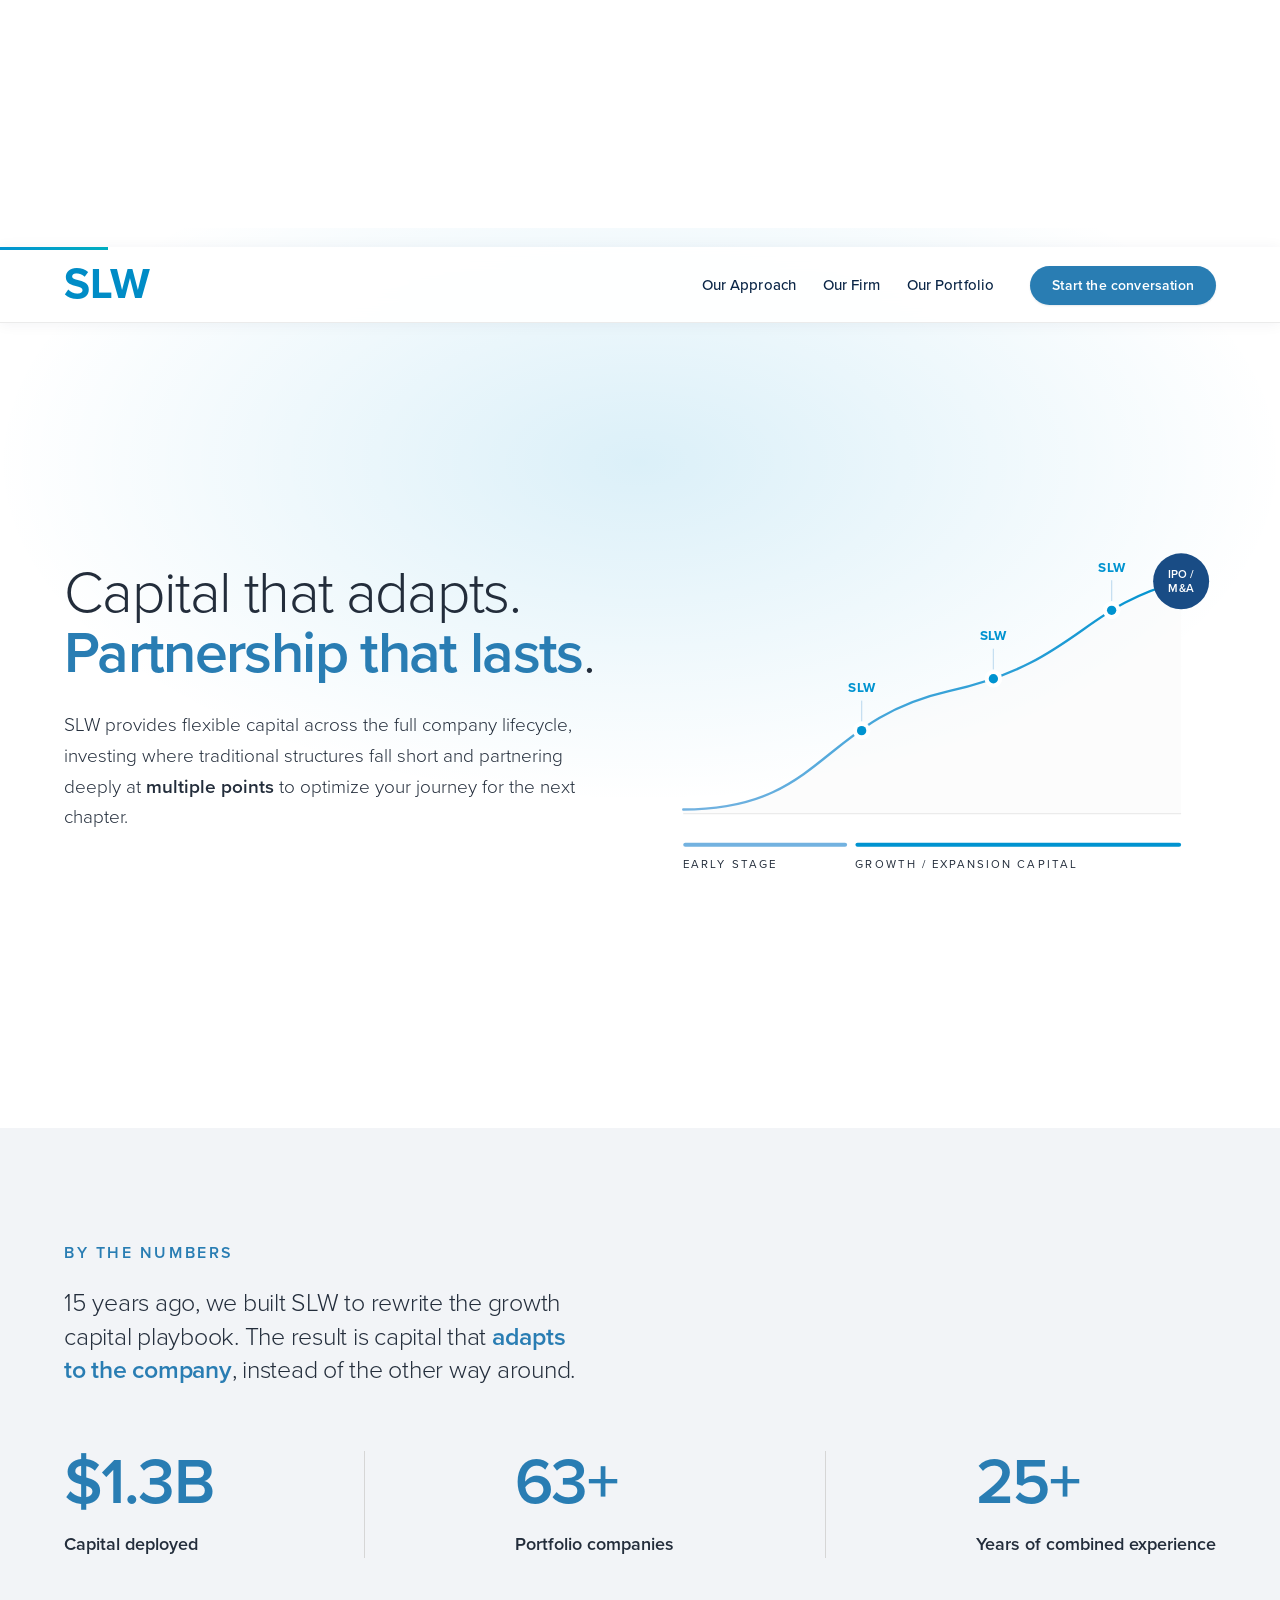
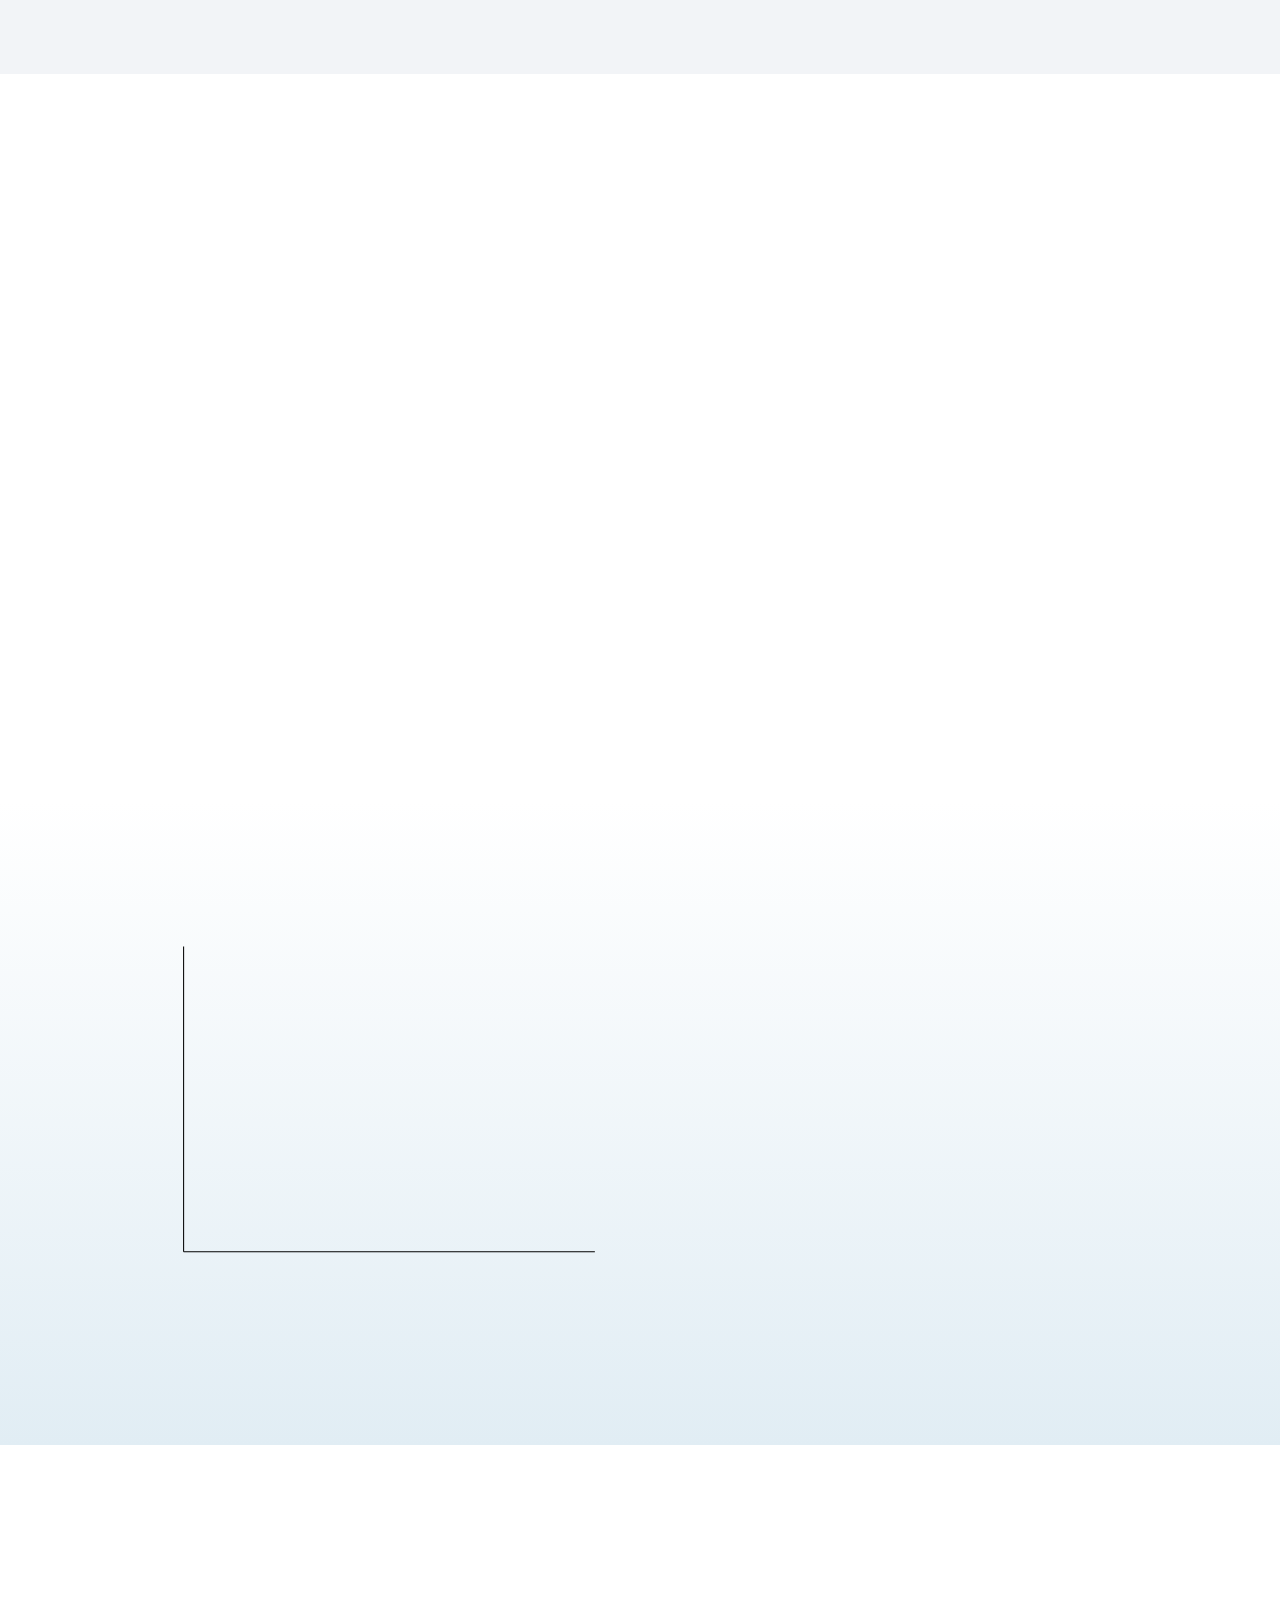
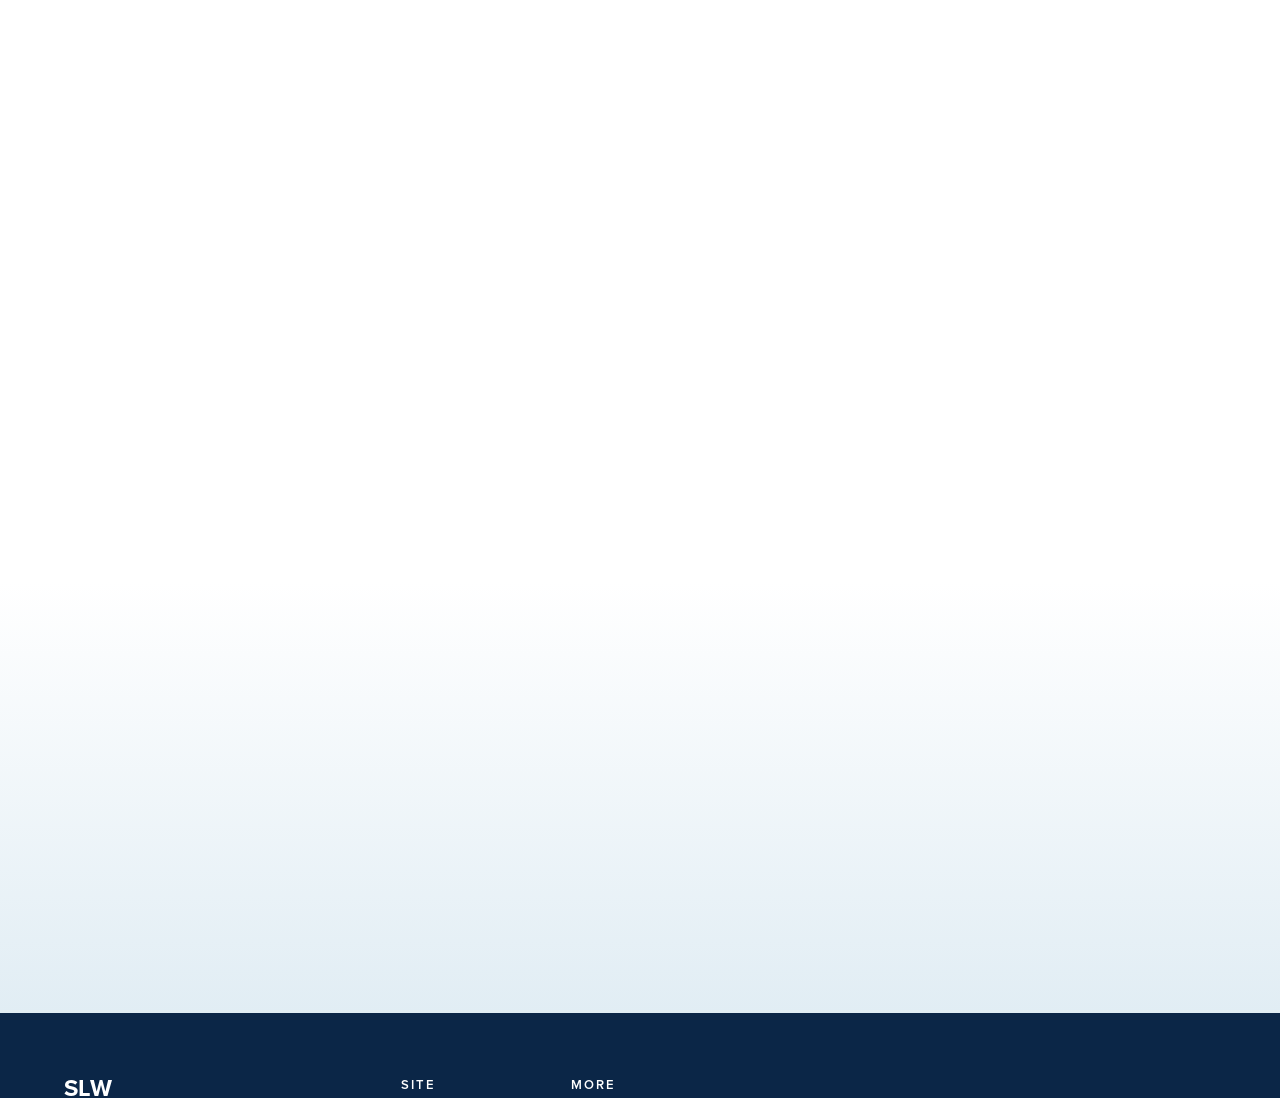
<file: index.html>
<!doctype html>
<html lang="en">
<head>
<meta charset="utf-8">
<meta http-equiv="refresh" content="0; url=site/index.html">
<title>Silver Lake Waterman</title>
<style>
  html,body{height:100%;margin:0}
  body{display:flex;align-items:center;justify-content:center;
    font-family:-apple-system,BlinkMacSystemFont,"Segoe UI",Helvetica,Arial,sans-serif;
    color:#194C85;background:#fff}
  a{color:#0093D0;font-weight:600;text-decoration:none}
</style>
</head>
<body>
  <p>Opening the SLW site… if it doesn’t load, <a href="site/index.html">click here to enter</a>.</p>
</body>
</html>
</file>
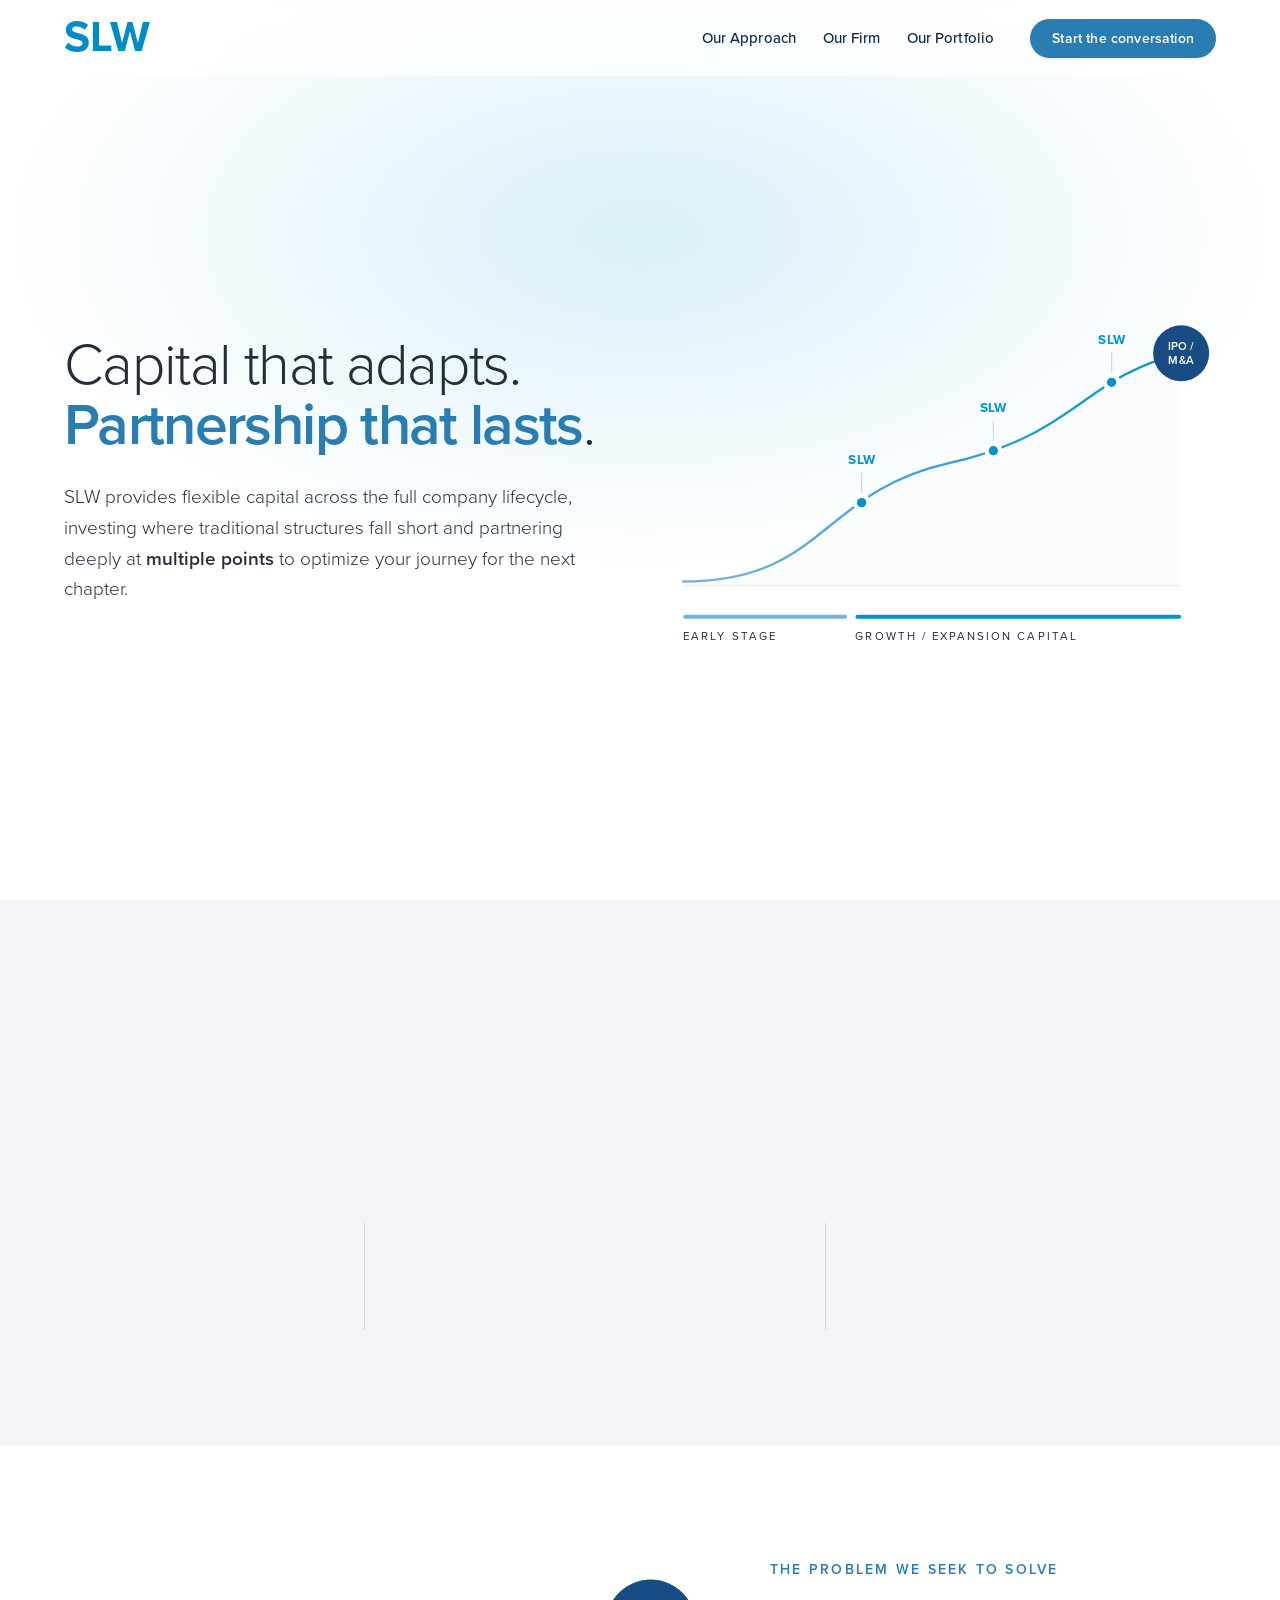
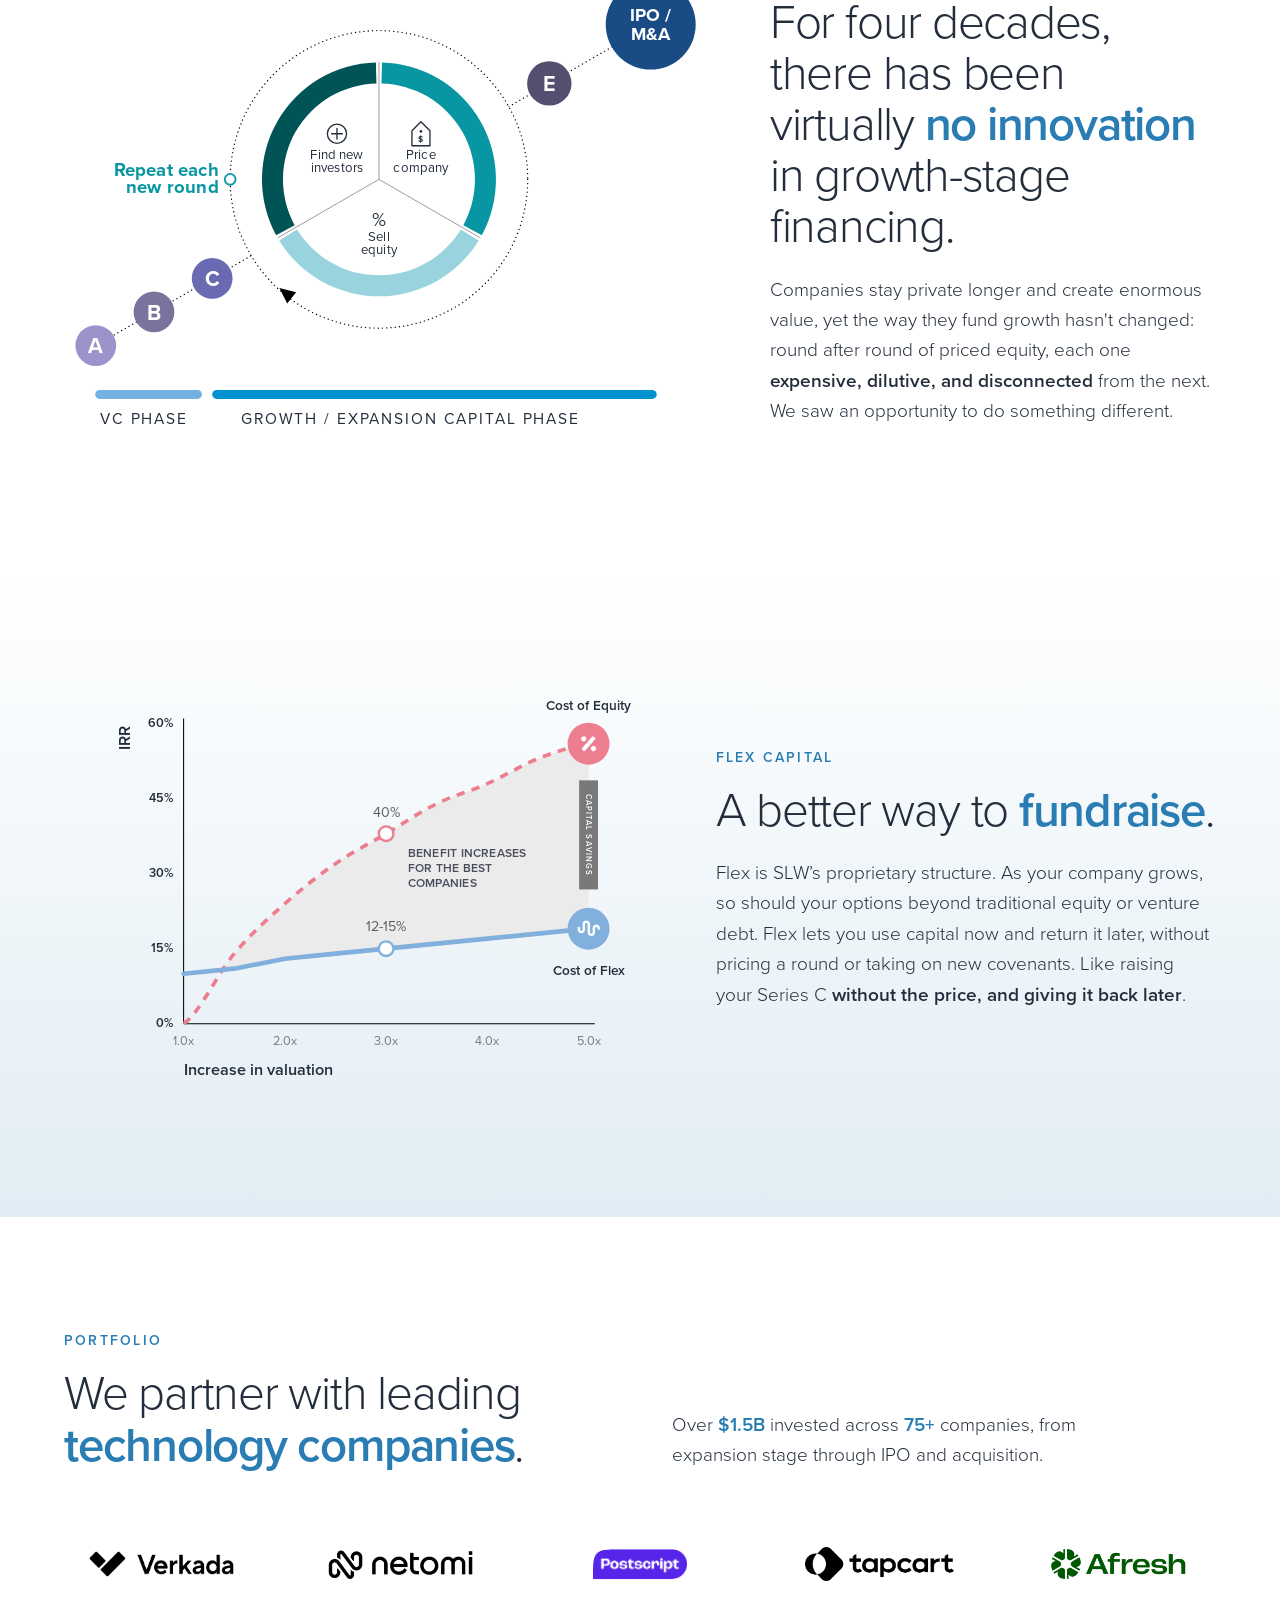
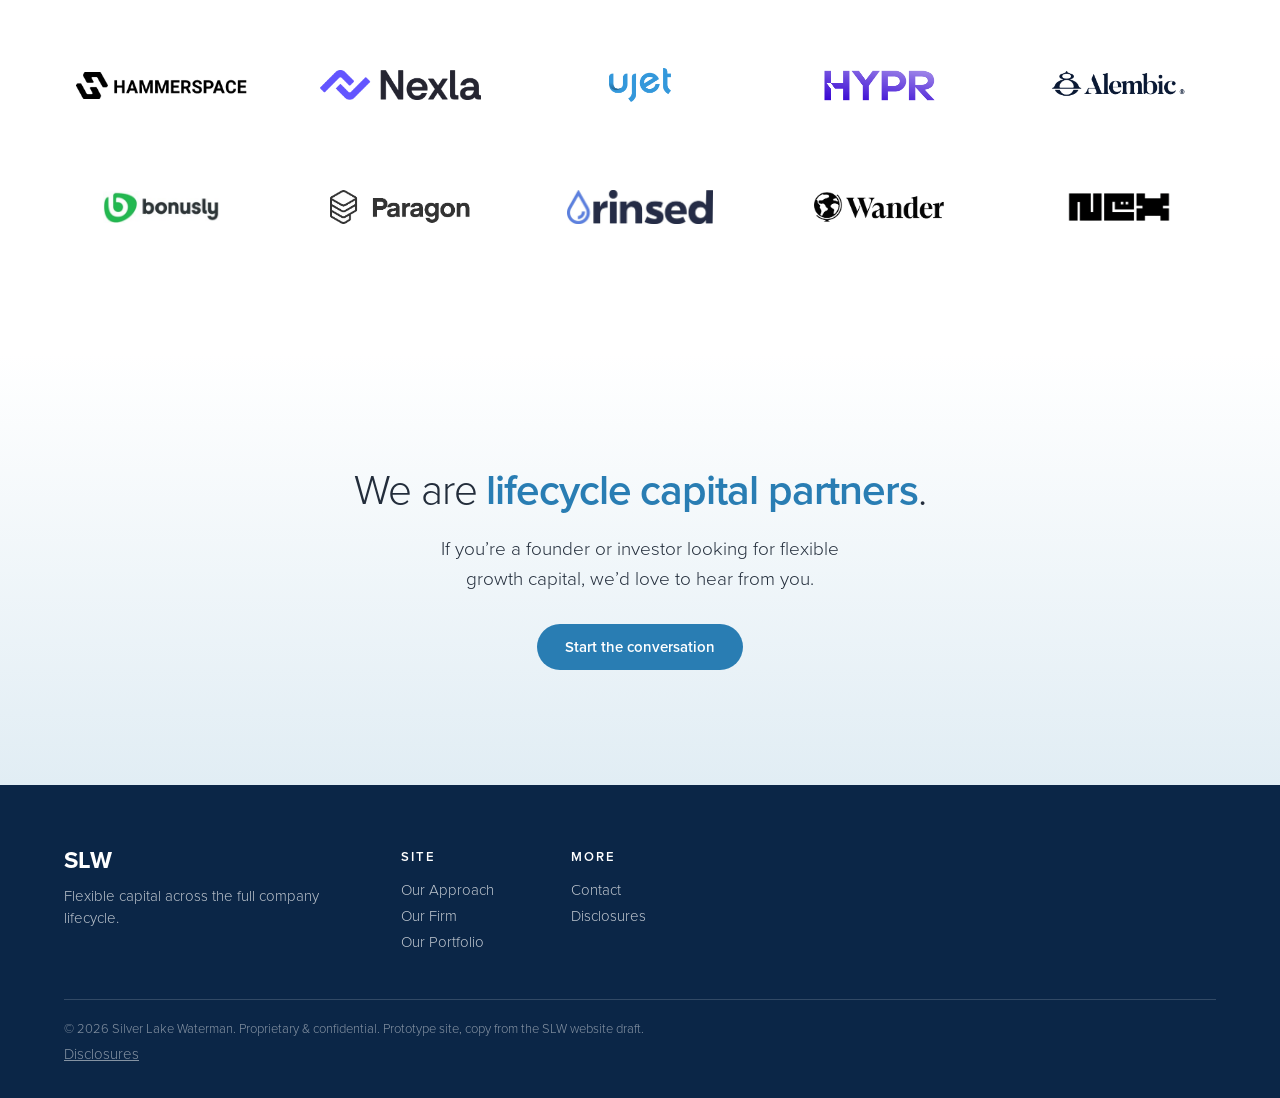
<file: site/index.html>
<!doctype html>
<html lang="en">
<head>
<meta charset="utf-8">
<meta name="viewport" content="width=device-width, initial-scale=1">
<title>SLW, Capital that adapts. Partnership that lasts.</title>
<link rel="stylesheet" href="../styles.css?v=mu5qv2am">
<link rel="stylesheet" href="site.css?v=mu5qv2am">
</head>
<body data-page="home">
<div class="scroll-bar"></div>

<!-- HERO -->
<section class="panel hero" data-animate>
  <div class="glow-hero"></div>
  <div class="panel-inner hero-split">

    <div class="copy">
      <h1 class="hero-head rise">Capital that adapts.<br><strong>Partnership that lasts</strong>.</h1>
      <p class="hero-lead rise">SLW provides flexible capital across the full company lifecycle, investing where traditional structures fall short and partnering deeply at <strong>multiple points</strong> to optimize your journey for the next chapter.</p>
    </div>

    <div class="figwrap">
      <svg class="fig" viewBox="26 40 520 322" role="img" aria-label="A company's growth curve from early stage to IPO or acquisition, with SLW engaging at three separate points through the growth and expansion phase rather than at a single round">
        <defs>
          <linearGradient id="heroCurve" x1="0" y1="1" x2="1" y2="0">
            <stop offset="0" stop-color="var(--slw-blue-sky)"/>
            <stop offset="1" stop-color="var(--slw-blue)"/>
          </linearGradient>
        </defs>

        <!-- area under the curve -->
        <path class="fade" style="transition-delay:.85s"
              d="M32 294 C 168 294 164 208 288 180 C 412 152 416 98 512 74 L512 298 L32 298 Z"
              fill="var(--slw-gray-100)" fill-opacity=".3"/>

        <!-- baseline -->
        <line x1="32" y1="298" x2="512" y2="298" stroke="var(--slw-gray-200)" stroke-width="1"/>

        <!-- the growth curve -->
        <path class="draw" style="--len:600"
              d="M32 294 C 168 294 164 208 288 180 C 412 152 416 98 512 74"
              fill="none" stroke="url(#heroCurve)" stroke-width="2.25" stroke-linecap="round"/>

        <!-- SLW touchpoints, all within growth / expansion -->
        <g class="pop" style="transition-delay:1.05s">
          <line x1="204" y1="209" x2="204" y2="189" stroke="var(--slw-blue-pale)" stroke-width="1.25"/>
          <circle cx="204" cy="218" r="8.5" fill="var(--slw-white)"/>
          <circle cx="204" cy="218" r="4.5" fill="var(--slw-blue)"/>
          <text class="lbl-slw" x="204" y="181" text-anchor="middle">SLW</text>
        </g>
        <g class="pop" style="transition-delay:1.28s">
          <line x1="331" y1="159" x2="331" y2="139" stroke="var(--slw-blue-pale)" stroke-width="1.25"/>
          <circle cx="331" cy="168" r="8.5" fill="var(--slw-white)"/>
          <circle cx="331" cy="168" r="4.5" fill="var(--slw-blue)"/>
          <text class="lbl-slw" x="331" y="131" text-anchor="middle">SLW</text>
        </g>
        <g class="pop" style="transition-delay:1.51s">
          <line x1="445" y1="93" x2="445" y2="73" stroke="var(--slw-blue-pale)" stroke-width="1.25"/>
          <circle cx="445" cy="102" r="8.5" fill="var(--slw-white)"/>
          <circle cx="445" cy="102" r="4.5" fill="var(--slw-blue)"/>
          <text class="lbl-slw" x="445" y="65" text-anchor="middle">SLW</text>
        </g>

        <!-- exit -->
        <g class="pop" style="transition-delay:1.74s">
          <circle cx="512" cy="74" r="27" fill="#194C85"/>
          <text class="lbl-svg" x="512" y="71" text-anchor="middle" fill="#fff" style="font-size:11px;font-weight:600">IPO /</text>
          <text class="lbl-svg" x="512" y="84" text-anchor="middle" fill="#fff" style="font-size:11px;font-weight:600">M&amp;A</text>
        </g>

        <!-- phase bar; labels set like the deck's section heads -->
        <g class="fade" style="transition-delay:1.95s">
          <rect x="32" y="326" width="158" height="4" rx="2" fill="var(--slw-blue-sky)"/>
          <rect x="198" y="326" width="314" height="4" rx="2" fill="var(--hero-accent)"/>
          <text class="lbl-phase" x="32" y="350">EARLY STAGE</text>
          <text class="lbl-phase" x="198" y="350">GROWTH / EXPANSION CAPITAL</text>
        </g>
      </svg>
    </div>

  </div>
</section>

<!-- BY THE NUMBERS -->
<section class="section section-tint section-figures" data-animate data-replay>
  <div class="wrap">
    <p class="section-eyebrow rise">By the Numbers</p>
    <p class="section-lead rise">15 years ago, we built SLW to rewrite the growth capital playbook. The result is capital that <strong>adapts to the company</strong>, instead of the other way around.</p>
    <div class="stats-band">
      <div class="stat rise">
        <div class="fig-num"><b data-count="1.5" data-prefix="$" data-suffix="B">$0B</b></div>
        <div class="fig-lbl">Capital deployed</div>
      </div>
      <div class="stat-rule" aria-hidden="true"></div>
      <div class="stat rise">
        <div class="fig-num"><b data-count="75" data-suffix="+">0</b></div>
        <div class="fig-lbl">Portfolio companies</div>
      </div>
      <div class="stat-rule" aria-hidden="true"></div>
      <div class="stat rise">
        <div class="fig-num"><b data-count="30" data-suffix="+">0</b></div>
        <div class="fig-lbl">Years of combined experience</div>
      </div>
    </div>
  </div>
</section>

<!-- THE PROBLEM WE SEEK TO SOLVE (teaser → our-approach) -->
<section class="section" data-animate>
  <div class="wrap split split-figwide">
    <div class="figwrap">
      <!-- Slide 9 of the 3.24.26 deck. Colours from the .pptx; proportions from
           the slide as rendered. One trick carried over from the deck itself: the
           A→IPO connector is a single straight dotted line, and a white disc in
           the donut hole hides it, so it reads as broken by the cycle. -->
      <svg class="fig abc-fig" viewBox="0 0 1070 780" role="img" aria-label="Every funding round repeats the same cycle — price the company, sell equity, find new investors — from round A through C and E, on to IPO or acquisition">


        <!-- one straight line from A to IPO, as on the slide -->
        <line class="fade" style="transition-delay:.3s" x1="53" y1="621" x2="978" y2="86"
              stroke="#000" stroke-width="2.2" stroke-dasharray="0.1 7" stroke-linecap="round"/>

        <!-- white fill hides the connector where it runs behind the cycle -->
        <circle cx="525" cy="344" r="248" fill="#fff"/>

        <!-- the cycle -->
        <g class="fade" style="transition-delay:1.3s">
          <circle cx="525" cy="344" r="248" fill="none" stroke="#000"
                  stroke-width="2.2" stroke-dasharray="0.1 7" stroke-linecap="round"/>
          <path d="M359 525 L387 532 L372 551 Z" fill="#000"/>
        </g>

        <!-- centrepiece sits concentric with the dotted circle (both now centred y=344) -->
        <g transform="translate(0,42)">
        <!-- white disc masks the connector inside the hole -->
        <circle class="pop" style="transition-delay:.7s" cx="525" cy="302" r="160" fill="#fff"/>

        <!-- price company / sell equity / find new investors -->
        <g class="pop" style="transition-delay:.7s">
          <path d="M530.10 107.07 A195 195 0 0 1 696.37 395.05 L665.61 378.35 A160 160 0 0 0 529.19 142.05 Z" fill="#0897A2"/>
          <path d="M691.26 403.89 A195 195 0 0 1 358.74 403.89 L388.58 385.60 A160 160 0 0 0 661.42 385.60 Z" fill="#99D4DE"/>
          <path d="M353.63 395.05 A195 195 0 0 1 519.90 107.07 L520.81 142.05 A160 160 0 0 0 384.39 378.35 Z" fill="#005456"/>
        </g>

        <g class="fade" style="transition-delay:1s">
          <g stroke="var(--slw-gray-400)" stroke-width="1.5">
            <line x1="525" y1="302" x2="525" y2="107"/>
            <line x1="525" y1="302" x2="693.9" y2="399.5"/>
            <line x1="525" y1="302" x2="356.1" y2="399.5"/>
          </g>

          <g fill="none" stroke="var(--slw-ink)" stroke-width="2.2" stroke-linecap="round">
            <circle cx="455" cy="226" r="16"/><path d="M455 217v18M446 226h18"/>
          </g>
          <text class="abc-ring" x="455" y="268" text-anchor="middle">Find new</text>
          <text class="abc-ring" x="455" y="290" text-anchor="middle">investors</text>

          <g fill="none" stroke="var(--slw-ink)" stroke-width="2.2" stroke-linejoin="round" stroke-linecap="round">
            <path d="M595 206 L610 221 V246 H580 V221 Z"/>
            <circle cx="595" cy="222" r="2.2" fill="var(--slw-ink)" stroke="none"/>
          </g>
          <text class="abc-tag" x="595" y="240" text-anchor="middle">$</text>
          <text class="abc-ring" x="595" y="268" text-anchor="middle">Price</text>
          <text class="abc-ring" x="595" y="290" text-anchor="middle">company</text>

          <text class="abc-pct" x="525" y="380" text-anchor="middle">%</text>
          <text class="abc-ring" x="525" y="404" text-anchor="middle">Sell</text>
          <text class="abc-ring" x="525" y="426" text-anchor="middle">equity</text>
        </g>
        </g>

        <!-- repeat marker, sitting on the dotted circle -->
        <g class="fade" style="transition-delay:1.55s">
          <text class="abc-repeat" x="258" y="338" text-anchor="end">Repeat each</text>
          <text class="abc-repeat" x="258" y="366" text-anchor="end">new round</text>
          <circle cx="277" cy="344" r="9" fill="#fff" stroke="#0897A2" stroke-width="3"/>
        </g>

        <!-- rounds -->
        <g class="pop" style="transition-delay:.4s"><circle cx="53" cy="621" r="34" fill="#9C93CA"/><text class="abc-round" x="53" y="634" text-anchor="middle">A</text></g>
        <g class="pop" style="transition-delay:.52s"><circle cx="150" cy="565" r="34" fill="#79739E"/><text class="abc-round" x="150" y="578" text-anchor="middle">B</text></g>
        <g class="pop" style="transition-delay:.64s"><circle cx="247" cy="509" r="34" fill="#6A6AB3"/><text class="abc-round" x="247" y="522" text-anchor="middle">C</text></g>
        <g class="pop" style="transition-delay:1.7s"><circle cx="809" cy="184" r="37" fill="#544F6E"/><text class="abc-round" x="809" y="197" text-anchor="middle">E</text></g>
        <g class="pop" style="transition-delay:1.85s">
          <circle cx="978" cy="86" r="75" fill="#194C85"/>
          <text class="abc-exit" x="978" y="80" text-anchor="middle">IPO /</text>
          <text class="abc-exit" x="978" y="112" text-anchor="middle">M&amp;A</text>
        </g>

        <!-- phases -->
        <g class="fade" style="transition-delay:2s">
          <rect x="52" y="695" width="178" height="15" rx="7.5" fill="#73B2E0"/>
          <rect x="247" y="695" width="741" height="15" rx="7.5" fill="#0093D0"/>
          <text class="abc-phase" x="60" y="752">VC PHASE</text>
          <text class="abc-phase" x="295" y="752">GROWTH / EXPANSION CAPITAL PHASE</text>
        </g>
      </svg>
    </div>
    <div class="copy">
      <p class="section-eyebrow rise">The Problem We Seek to Solve</p>
      <h2 class="section-head rise">For four decades, there has been virtually <em>no innovation</em> in growth-stage financing.</h2>
      <p class="section-lead rise">Companies stay private longer and create enormous value, yet the way they fund growth hasn't changed: round after round of priced equity, each one <strong>expensive, dilutive, and disconnected</strong> from the next. We saw an opportunity to do something different.</p>
    </div>
  </div>
</section>

<!-- FLEX CAPITAL teaser -->
<section class="section section-mist" data-animate>
  <div class="wrap split rev">
    <div class="figwrap">
      <!-- Slide 14 of the 3.24.26 deck. The two series are the chart part's own
           numbers, not traced: Equity IRR 0/14/24/32/38/44/48/53/56% (smoothed,
           dashed) and Flex IRR 10/11/13/14/15/16/17/18/19% (straight). Plot maps
           1.0x–5.0x to x 228–1000 and 0–60% to y 640–68. -->
      <svg class="fig flex-fig" viewBox="0 0 1120 780" role="img" aria-label="As valuation rises, the IRR cost of equity climbs steeply from 0 to 56 percent while the cost of Flex stays nearly flat from 10 to 19 percent; the gap between them is the capital saved">

        <!-- capital saved: between the curves, from where they cross to 5.0x -->
        <path class="fade" style="transition-delay:.9s" fill="#EBEBEB" d="M302.3 537.3 L324.5 506.5
          C356.7 468.4 388.8 439.8 421 411.2 C453.2 382.6 485.3 357.2 517.5 334.9
          C549.7 312.7 581.8 296.8 614 277.7 C646.2 258.6 678.3 236.4 710.5 220.5
          C742.7 204.6 774.8 196.7 807 182.4 C839.2 168.1 871.3 147.5 903.5 134.8
          C935.7 122.1 967.8 111.0 1000 106.2 L1000 458.9 L903.5 468.4 L807 477.9
          L710.5 487.5 L614 497 L517.5 506.5 L421 516.1 L324.5 535.1 Z"/>

        <!-- axes -->
        <g stroke="#000" stroke-width="2">
          <line x1="228" y1="58" x2="228" y2="640"/>
          <line x1="228" y1="640" x2="1012" y2="640"/>
        </g>

        <!-- cost of equity -->
        <path class="fade" style="transition-delay:.15s" fill="none" stroke="#EC7E8F" stroke-width="7"
              stroke-dasharray="16 14" stroke-linecap="butt" d="M228 640
          C260.2 617.8 292.3 544.6 324.5 506.5 C356.7 468.4 388.8 439.8 421 411.2
          C453.2 382.6 485.3 357.2 517.5 334.9 C549.7 312.7 581.8 296.8 614 277.7
          C646.2 258.6 678.3 236.4 710.5 220.5 C742.7 204.6 774.8 196.7 807 182.4
          C839.2 168.1 871.3 147.5 903.5 134.8 C935.7 122.1 967.8 111.0 1000 106.2"/>

        <!-- cost of flex -->
        <polyline class="draw" style="--len:800;transition-delay:.25s" fill="none" stroke="#81B0DC"
              stroke-width="9" stroke-linecap="round" stroke-linejoin="round"
              points="228,544.7 324.5,535.1 421,516.1 517.5,506.5 614,497 710.5,487.5 807,477.9 903.5,468.4 1000,458.9"/>

        <!-- capital savings callout -->
        <g class="fade" style="transition-delay:1.5s">
          <rect x="982" y="176" width="36" height="208" fill="#797979"/>
          <text class="flex-savings" x="1000" y="280" text-anchor="middle" dominant-baseline="central"
                transform="rotate(90 1000 280)">CAPITAL SAVINGS</text>
        </g>

        <!-- benefit note -->
        <g class="fade" style="transition-delay:1.35s">
          <text class="flex-note" x="655" y="322">BENEFIT INCREASES</text>
          <text class="flex-note" x="655" y="351">FOR THE BEST</text>
          <text class="flex-note" x="655" y="380">COMPANIES</text>
        </g>

        <!-- marked points at 3.0x -->
        <g class="pop" style="transition-delay:1.05s">
          <text class="flex-point" x="614" y="245" text-anchor="middle">40%</text>
          <circle cx="614" cy="277.7" r="14" fill="#fff" stroke="#EC7E8F" stroke-width="4.5"/>
        </g>
        <g class="pop" style="transition-delay:1.2s">
          <text class="flex-point" x="614" y="464" text-anchor="middle">12-15%</text>
          <circle cx="614" cy="497" r="14" fill="#fff" stroke="#81B0DC" stroke-width="4.5"/>
        </g>

        <!-- end markers -->
        <g class="pop" style="transition-delay:1.6s">
          <circle cx="1000" cy="106.2" r="40" fill="#EC7E8F"/>
          <image href="../assets/icons/mark-percent.png" x="979.5" y="85.7" width="41" height="41"/>
          <text class="flex-end" x="1000" y="42" text-anchor="middle">Cost of Equity</text>
        </g>
        <g class="pop" style="transition-delay:1.75s">
          <circle cx="1000" cy="458.9" r="40" fill="#81B0DC"/>
          <image href="../assets/icons/mark-flex.png" x="959.6" y="418.5" width="80.9" height="80.9" transform="rotate(314.57 1000 458.9)"/>
          <text class="flex-end" x="1000" y="548" text-anchor="middle">Cost of Flex</text>
        </g>

        <!-- axis labels -->
        <g class="fade" style="transition-delay:.45s">
          <text class="flex-ytick" x="208" y="75"  text-anchor="end">60%</text>
          <text class="flex-ytick" x="208" y="218" text-anchor="end">45%</text>
          <text class="flex-ytick" x="208" y="361" text-anchor="end">30%</text>
          <text class="flex-ytick" x="208" y="504" text-anchor="end">15%</text>
          <text class="flex-ytick" x="208" y="647" text-anchor="end">0%</text>
          <text class="flex-xtick" x="228"  y="680" text-anchor="middle">1.0x</text>
          <text class="flex-xtick" x="421"  y="680" text-anchor="middle">2.0x</text>
          <text class="flex-xtick" x="614"  y="680" text-anchor="middle">3.0x</text>
          <text class="flex-xtick" x="807"  y="680" text-anchor="middle">4.0x</text>
          <text class="flex-xtick" x="1000" y="680" text-anchor="middle">5.0x</text>
          <text class="flex-axis" x="126" y="72" transform="rotate(-90 126 72)" text-anchor="end">IRR</text>
          <text class="flex-axis" x="228" y="738">Increase in valuation</text>
        </g>
      </svg>
    </div>
    <div class="copy">
      <p class="section-eyebrow rise">Flex Capital</p>
      <h2 class="section-head rise">A better way to <em>fundraise</em>.</h2>
      <p class="section-lead rise">Flex is SLW’s proprietary structure. As your company grows, so should your options beyond traditional equity or venture debt. Flex lets you use capital now and return it later, without pricing a round or taking on new covenants. Like raising your Series C <strong>without the price, and giving it back later</strong>.</p>
    </div>
  </div>
</section>

<!-- THE SLW EDGE -->


<!-- SELECT PORTFOLIO -->
<section class="section" data-animate>
  <div class="wrap">
    <div class="split-head">
      <div>
        <p class="section-eyebrow rise">Portfolio</p>
        <h2 class="section-head rise" style="margin-bottom:0">We partner with leading<br><em>technology companies</em>.</h2>
      </div>
      <p class="section-lead rise port-stat">Over <strong>$1.5B</strong> invested across <strong>75+</strong> companies, from expansion stage through IPO and acquisition.</p>
    </div>

    <!-- Current portfolio. Every file is the deck's own, taken from the
         RECENT FLEX INVESTMENTS band of slide 44 (plus Verkada from slide 19).
         Deliberately not slide 35, which is realized exits, nor slide 22,
         which is the VCs who backed these companies. -->
    <ul class="logo-wall">
      <li><a href="portfolio.html"><img src="../assets/portfolio/verkada.png" alt="Verkada"></a></li>
      <li><a href="portfolio.html"><img src="../assets/portfolio/netomi.png" alt="Netomi"></a></li>
      <li><a href="portfolio.html"><img src="../assets/portfolio/postscript.png" alt="Postscript"></a></li>
      <li><a href="portfolio.html"><img src="../assets/portfolio/tapcart.png" alt="Tapcart"></a></li>
      <li><a href="portfolio.html"><img src="../assets/portfolio/afresh.webp" alt="Afresh"></a></li>
      <li><a href="portfolio.html"><img src="../assets/portfolio/hammerspace.png" alt="Hammerspace"></a></li>
      <li><a href="portfolio.html"><img src="../assets/portfolio/nexla.webp" alt="Nexla"></a></li>
      <li><a href="portfolio.html"><img src="../assets/portfolio/ujet.png" alt="UJET"></a></li>
      <li><a href="portfolio.html"><img src="../assets/portfolio/hypr.png" alt="HYPR"></a></li>
      <li><a href="portfolio.html"><img src="../assets/portfolio/alembic.png" alt="Alembic"></a></li>
      <li><a href="portfolio.html"><img src="../assets/portfolio/bonusly.jpg" alt="Bonusly"></a></li>
      <li><a href="portfolio.html"><img src="../assets/portfolio/paragon.png" alt="Paragon"></a></li>
      <li><a href="portfolio.html"><img src="../assets/portfolio/rinsed.jpg" alt="Rinsed"></a></li>
      <li><a href="portfolio.html"><img src="../assets/portfolio/wander.png" alt="Wander"></a></li>
      <li><a href="portfolio.html"><img src="../assets/portfolio/nex.png" alt="Nex"></a></li>
    </ul>

  </div>
</section>

<!-- CLOSE CTA -->
<section class="section section-mist" data-animate>
  <div class="wrap" style="text-align:center">
    <h2 class="section-head rise" style="font-size:clamp(1.9rem, 3.3vw, 2.9rem);margin-bottom:20px">We are <strong>lifecycle capital partners</strong>.</h2>
    <p class="section-lead rise" style="margin:0 auto 28px">If you’re a founder or investor looking for flexible growth capital, we’d love to hear from you.</p>
    <div class="rise"><a class="btn" href="contact.html">Start the conversation</a></div>
  </div>
</section>

<script src="site.js?v=mu5qv2am"></script>
</body>
</html>
</file>
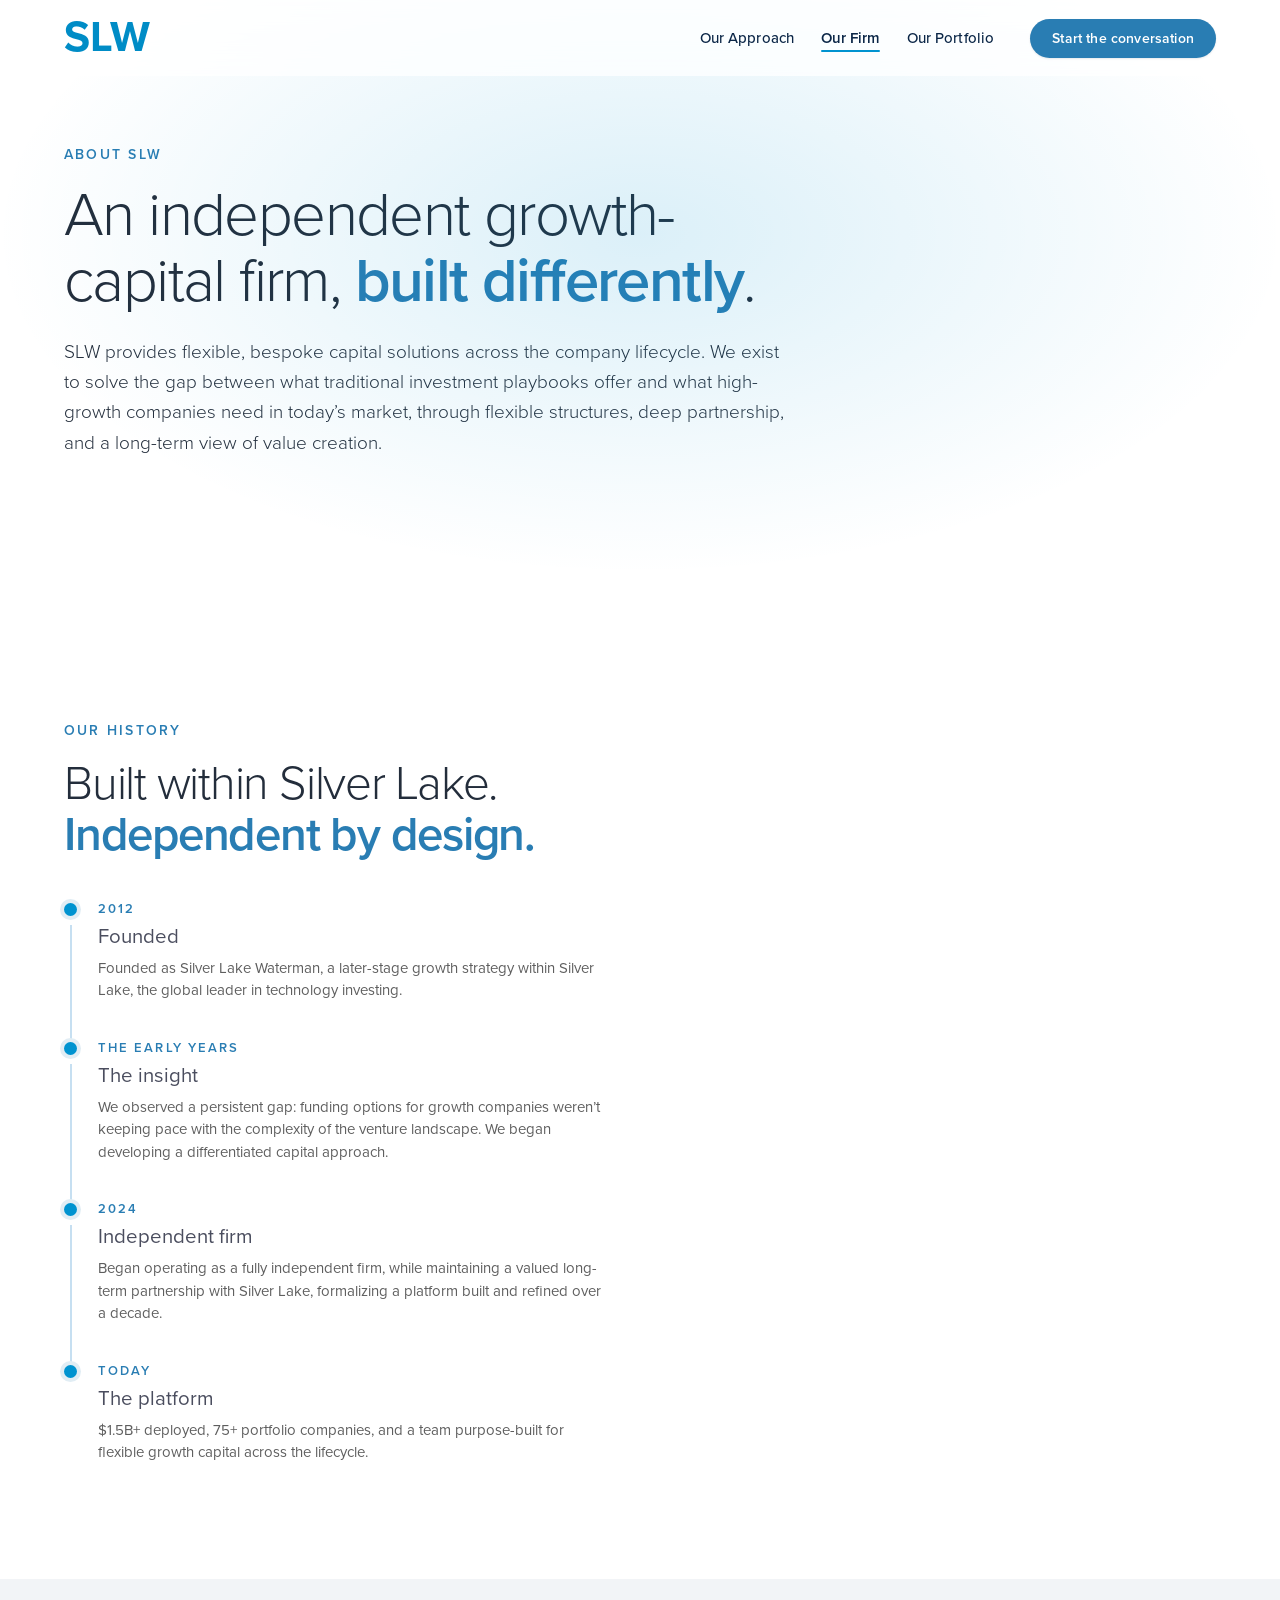
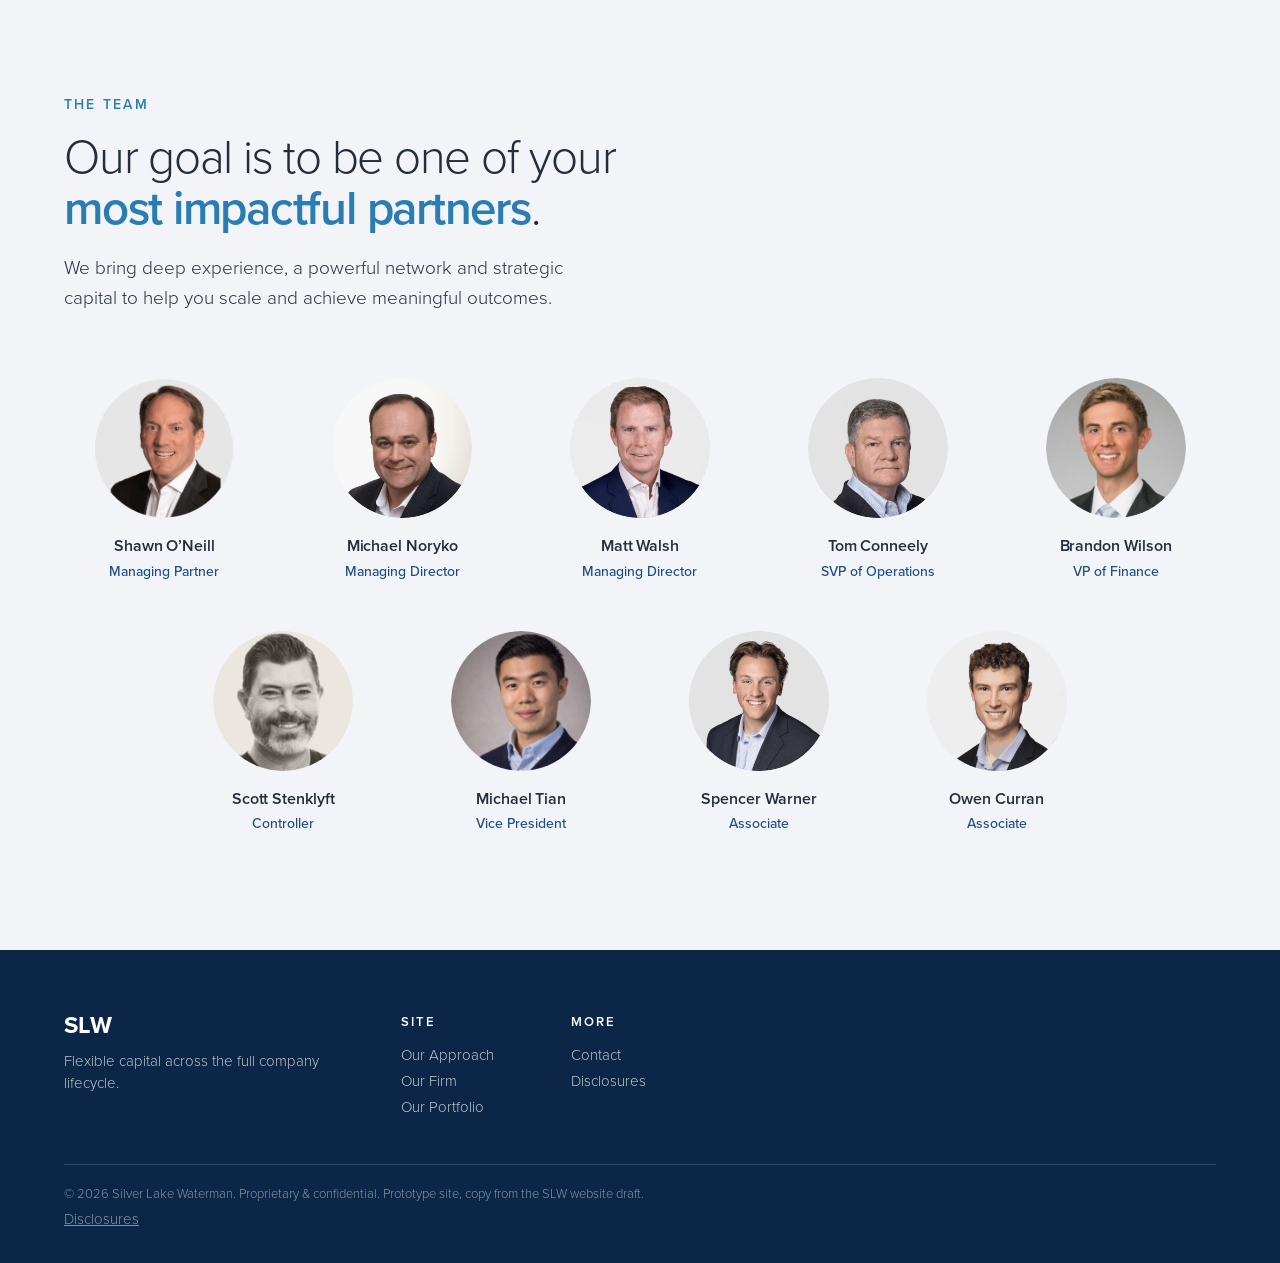
<file: site/about.html>
<!doctype html>
<html lang="en">
<head>
<meta charset="utf-8">
<meta name="viewport" content="width=device-width, initial-scale=1">
<title>SLW, About Us</title>
<link rel="stylesheet" href="../styles.css?v=mu5qv2am">
<link rel="stylesheet" href="site.css?v=mu5qv2am">
</head>
<body data-page="about">
<div class="scroll-bar"></div>

<section class="section page-hero" data-animate>
  <div class="glow-hero"></div>
  <div class="wrap">
    <p class="kicker rise">About SLW</p>
    <h1 class="head rise" style="max-width:20ch">An independent growth-capital firm, <em>built differently</em>.</h1>
    <p class="lead rise">SLW provides flexible, bespoke capital solutions across the company lifecycle. We exist to solve the gap between what traditional investment playbooks offer and what high-growth companies need in today’s market, through flexible structures, deep partnership, and a long-term view of value creation.</p>
  </div>
</section>

<!-- WHY SLW (spokes) -->


<!-- Our History -->
<section class="section" data-animate>
  <div class="wrap">
    <p class="kicker rise">Our History</p>
    <h2 class="head rise" style="margin-bottom:40px">Built within Silver Lake.<br><em>Independent by design.</em></h2>
    <div class="tl">
      <div class="ev"><div class="yr">2012</div><h3>Founded</h3><p>Founded as Silver Lake Waterman, a later-stage growth strategy within Silver Lake, the global leader in technology investing.</p></div>
      <div class="ev"><div class="yr">The early years</div><h3>The insight</h3><p>We observed a persistent gap: funding options for growth companies weren’t keeping pace with the complexity of the venture landscape. We began developing a differentiated capital approach.</p></div>
      <div class="ev"><div class="yr">2024</div><h3>Independent firm</h3><p>Began operating as a fully independent firm, while maintaining a valued long-term partnership with Silver Lake, formalizing a platform built and refined over a decade.</p></div>
      <div class="ev"><div class="yr">Today</div><h3>The platform</h3><p>$1.5B+ deployed, 75+ portfolio companies, and a team purpose-built for flexible growth capital across the lifecycle.</p></div>
    </div>
  </div>
</section>

<!-- The team, formerly its own page -->
<section class="section section-tint" data-animate>
  <div class="wrap">
    <div class="team-head">
      <p class="kicker rise">The Team</p>
      <h2 class="head rise">Our goal is to be one of your<br><em>most impactful partners</em>.</h2>
      <p class="lead lead-balanced rise">We bring deep experience, a powerful network and strategic capital to help you scale and achieve meaningful outcomes.</p>
    </div>

      <div class="people rise">
        <button class="person" type="button" data-bio="bio-shawn" aria-haspopup="dialog">
          <span class="avatar"><img src="../assets/people/shawn.png" alt=""></span>
          <span class="pn">Shawn O’Neill</span>
          <span class="pr">Managing Partner</span>
        </button>
        <button class="person" type="button" data-bio="bio-michael" aria-haspopup="dialog">
          <span class="avatar"><img src="../assets/people/michael.png" alt=""></span>
          <span class="pn">Michael Noryko</span>
          <span class="pr">Managing Director</span>
        </button>
        <button class="person" type="button" data-bio="bio-matt" aria-haspopup="dialog">
          <span class="avatar"><img src="../assets/people/matt.png" alt=""></span>
          <span class="pn">Matt Walsh</span>
          <span class="pr">Managing Director</span>
        </button>
        <button class="person" type="button" data-bio="bio-tom" aria-haspopup="dialog">
          <span class="avatar"><img src="../assets/people/tom.png" alt=""></span>
          <span class="pn">Tom Conneely</span>
          <span class="pr">SVP of Operations</span>
        </button>
        <div class="person person-flat">
          <span class="avatar"><img src="../assets/people/brandonwilson.png" alt=""></span>
          <span class="pn">Brandon Wilson</span>
          <span class="pr">VP of Finance</span>
        </div>
        <div class="person person-flat">
          <span class="avatar"><img src="../assets/people/scotts.png" alt=""></span>
          <span class="pn">Scott Stenklyft</span>
          <span class="pr">Controller</span>
        </div>
        <div class="person person-flat">
          <span class="avatar"><img src="../assets/people/michaeltian.png" alt=""></span>
          <span class="pn">Michael Tian</span>
          <span class="pr">Vice President</span>
        </div>
        <button class="person" type="button" data-bio="bio-spencer" aria-haspopup="dialog">
          <span class="avatar"><img src="../assets/people/spencer.png" alt=""></span>
          <span class="pn">Spencer Warner</span>
          <span class="pr">Associate</span>
        </button>
        <button class="person" type="button" data-bio="bio-owen" aria-haspopup="dialog">
          <span class="avatar"><img src="../assets/people/owen.png" alt=""></span>
          <span class="pn">Owen Curran</span>
          <span class="pr">Associate</span>
        </button>
      </div>
  </div>
</section>

<!-- bios, as slw.vc serves them behind a click on each face -->
  <dialog class="bio" id="bio-shawn" aria-label="Shawn O’Neill">
    <button class="bio-x" type="button" aria-label="Close">&#215;</button>
    <div class="bio-head">
      <img src="../assets/people/shawn.png" alt="">
      <div>
        <h3>Shawn O’Neill</h3>
        <p class="bio-role">Managing Partner</p>
        <a class="bio-li" href="https://www.linkedin.com/in/shawnkoneill/" target="_blank" rel="noopener noreferrer">
          <svg width="15" height="15" viewBox="0 0 24 24" fill="currentColor" aria-hidden="true"><path d="M4.98 3.5a2.5 2.5 0 1 1 0 5 2.5 2.5 0 0 1 0-5zM2.4 21.5h5.16V9.3H2.4v12.2zM9.9 9.3h4.95v1.67h.07c.69-1.24 2.37-2.55 4.88-2.55 5.22 0 6.18 3.3 6.18 7.58v7.5h-5.15v-6.65c0-1.59-.03-3.63-2.28-3.63-2.29 0-2.64 1.73-2.64 3.51v6.77H9.9V9.3z"/></svg>
          LinkedIn</a>
      </div>
    </div>
    <p>Shawn O’Neill has over three decades of experience in the technology sector, where he has gained expertise in navigating the diverse and complex challenges faced by rapidly growing tech companies. He is the Managing Partner of SLW, a strategy he founded within Silver Lake in 2011. Shawn focuses on helping companies succeed by guiding them through critical inflection points, which include assisting with financing strategies, growth initiatives, scaling operations, and adapting to market shifts.</p>
    <p>Drawing on deep industry knowledge and informed judgment built over his years as an investment banker, CFO, and investor, Shawn has earned the trust of CEOs who rely on his expertise and integrity for business-shaping decisions. His extensive network of respected relationships within and beyond the technology industry allows him to connect companies with the right resources, partners, and opportunities to drive meaningful growth.</p>
    <p>Shawn remains a Senior Advisor at Silver Lake. Before founding SLW, Shawn launched Bandon Partners, a boutique investment bank, and served as CFO for two venture-backed technology companies. Earlier in his career, he was an investment banker with Morgan Stanley, DMG Technology Group, and Lehman Brothers—advising category-shaping companies.</p>
    <p>Shawn holds a B.B.A. with honors from the University of Texas and serves on the Dean’s Advisory Board of the McCombs School of Business.</p>
  </dialog>
  <dialog class="bio" id="bio-michael" aria-label="Michael Noryko">
    <button class="bio-x" type="button" aria-label="Close">&#215;</button>
    <div class="bio-head">
      <img src="../assets/people/michael.png" alt="">
      <div>
        <h3>Michael Noryko</h3>
        <p class="bio-role">Managing Director</p>
        <a class="bio-li" href="https://www.linkedin.com/in/mike-noryko-9b474362/" target="_blank" rel="noopener noreferrer">
          <svg width="15" height="15" viewBox="0 0 24 24" fill="currentColor" aria-hidden="true"><path d="M4.98 3.5a2.5 2.5 0 1 1 0 5 2.5 2.5 0 0 1 0-5zM2.4 21.5h5.16V9.3H2.4v12.2zM9.9 9.3h4.95v1.67h.07c.69-1.24 2.37-2.55 4.88-2.55 5.22 0 6.18 3.3 6.18 7.58v7.5h-5.15v-6.65c0-1.59-.03-3.63-2.28-3.63-2.29 0-2.64 1.73-2.64 3.51v6.77H9.9V9.3z"/></svg>
          LinkedIn</a>
      </div>
    </div>
    <p>Mike Noryko is a seasoned growth investor with a deep understanding of the technology shaping the industry. As a Managing Director at SLW, he leverages his market expertise and network to help companies scale and succeed. With two decades of experience in high-growth technology investments, Mike brings a unique perspective from his buy-side expertise and deep industry insight.</p>
    <p>Before joining SLW nearly a decade ago, Mike spent 10 years as a public technology investor, including roles at Citadel and Andor Capital Management, where he led investments in many of the early SaaS IPOs. This experience enables him to help founders anticipate industry shifts, overcome challenges, and position their companies for long-term success.</p>
    <p>More than an investor, Mike is a trusted partner and connector, providing founders access to strategic relationships, resources, and market insights. He is committed to helping companies secure the right financial structures to drive transformation and create lasting value.</p>
    <p>Mike attended UC Berkeley, where he played NCAA Division I water polo and graduated from the Haas School of Business.</p>
  </dialog>
  <dialog class="bio" id="bio-matt" aria-label="Matt Walsh">
    <button class="bio-x" type="button" aria-label="Close">&#215;</button>
    <div class="bio-head">
      <img src="../assets/people/matt.png" alt="">
      <div>
        <h3>Matt Walsh</h3>
        <p class="bio-role">Managing Director</p>
        <a class="bio-li" href="https://www.linkedin.com/in/matthew-walsh-75bb5b2/" target="_blank" rel="noopener noreferrer">
          <svg width="15" height="15" viewBox="0 0 24 24" fill="currentColor" aria-hidden="true"><path d="M4.98 3.5a2.5 2.5 0 1 1 0 5 2.5 2.5 0 0 1 0-5zM2.4 21.5h5.16V9.3H2.4v12.2zM9.9 9.3h4.95v1.67h.07c.69-1.24 2.37-2.55 4.88-2.55 5.22 0 6.18 3.3 6.18 7.58v7.5h-5.15v-6.65c0-1.59-.03-3.63-2.28-3.63-2.29 0-2.64 1.73-2.64 3.51v6.77H9.9V9.3z"/></svg>
          LinkedIn</a>
      </div>
    </div>
    <p>Matt Walsh brings 25 years of experience advising technology companies through some of the most high-profile IPOs and transformative transactions of the past two decades. His expertise in the technology industry and capital markets has established him as a trusted advisor to CEOs and CFOs, guiding them through pivotal moments in their companies’ growth and evolution.</p>
    <p>As a Managing Director at SLW, Matt utilizes his extensive experience to identify investment opportunities and partner with management teams. His strategic insight and expertise are invaluable in helping companies achieve long-term success and optimize their outcomes.</p>
    <p>Prior to joining Silver Lake, Matt spent over two decades as an investment banker, recently holding senior leadership positions at Credit Suisse and BofA Merrill Lynch, where he advised top technology executives.</p>
  </dialog>
  <dialog class="bio" id="bio-tom" aria-label="Tom Conneely">
    <button class="bio-x" type="button" aria-label="Close">&#215;</button>
    <div class="bio-head">
      <img src="../assets/people/tom.png" alt="">
      <div>
        <h3>Tom Conneely</h3>
        <p class="bio-role">SVP of Operations</p>
        <a class="bio-li" href="https://www.linkedin.com/in/thomas-conneely-a148/" target="_blank" rel="noopener noreferrer">
          <svg width="15" height="15" viewBox="0 0 24 24" fill="currentColor" aria-hidden="true"><path d="M4.98 3.5a2.5 2.5 0 1 1 0 5 2.5 2.5 0 0 1 0-5zM2.4 21.5h5.16V9.3H2.4v12.2zM9.9 9.3h4.95v1.67h.07c.69-1.24 2.37-2.55 4.88-2.55 5.22 0 6.18 3.3 6.18 7.58v7.5h-5.15v-6.65c0-1.59-.03-3.63-2.28-3.63-2.29 0-2.64 1.73-2.64 3.51v6.77H9.9V9.3z"/></svg>
          LinkedIn</a>
      </div>
    </div>
    <p>Tom Conneely is Senior Vice President and Chief Compliance Officer of SLW, where he is responsible for overseeing the execution of all investments, portfolio management, and compliance. He is an industry veteran with over 28 years of fund operations experience.</p>
    <p>Before joining Silver Lake in 2012, he spent 16 years at Lighthouse Capital Partners, responsible for contract management, process infrastructure, compliance, and risk management for over $1.6 billion in invested capital.</p>
  </dialog>
  <dialog class="bio" id="bio-spencer" aria-label="Spencer Warner">
    <button class="bio-x" type="button" aria-label="Close">&#215;</button>
    <div class="bio-head">
      <img src="../assets/people/spencer.png" alt="">
      <div>
        <h3>Spencer Warner</h3>
        <p class="bio-role">Associate</p>
        <a class="bio-li" href="https://www.linkedin.com/in/spencer-warner-86ba93172/" target="_blank" rel="noopener noreferrer">
          <svg width="15" height="15" viewBox="0 0 24 24" fill="currentColor" aria-hidden="true"><path d="M4.98 3.5a2.5 2.5 0 1 1 0 5 2.5 2.5 0 0 1 0-5zM2.4 21.5h5.16V9.3H2.4v12.2zM9.9 9.3h4.95v1.67h.07c.69-1.24 2.37-2.55 4.88-2.55 5.22 0 6.18 3.3 6.18 7.58v7.5h-5.15v-6.65c0-1.59-.03-3.63-2.28-3.63-2.29 0-2.64 1.73-2.64 3.51v6.77H9.9V9.3z"/></svg>
          LinkedIn</a>
      </div>
    </div>
    <p>Spencer Warner is an Associate at SLW. Previously, he worked in PwC’s Deals practice as a consultant for M&amp;A clients in the technology industry. Spencer graduated from UCLA with a B.A. in Economics and a minor in Entrepreneurship from the Anderson School of Management.</p>
  </dialog>
  <dialog class="bio" id="bio-owen" aria-label="Owen Curran">
    <button class="bio-x" type="button" aria-label="Close">&#215;</button>
    <div class="bio-head">
      <img src="../assets/people/owen.png" alt="">
      <div>
        <h3>Owen Curran</h3>
        <p class="bio-role">Associate</p>
        <a class="bio-li" href="https://www.linkedin.com/in/owencurran/" target="_blank" rel="noopener noreferrer">
          <svg width="15" height="15" viewBox="0 0 24 24" fill="currentColor" aria-hidden="true"><path d="M4.98 3.5a2.5 2.5 0 1 1 0 5 2.5 2.5 0 0 1 0-5zM2.4 21.5h5.16V9.3H2.4v12.2zM9.9 9.3h4.95v1.67h.07c.69-1.24 2.37-2.55 4.88-2.55 5.22 0 6.18 3.3 6.18 7.58v7.5h-5.15v-6.65c0-1.59-.03-3.63-2.28-3.63-2.29 0-2.64 1.73-2.64 3.51v6.77H9.9V9.3z"/></svg>
          LinkedIn</a>
      </div>
    </div>
    <p>Owen Curran is an Associate at SLW. Previously, he worked as an Analyst at Bay Hills Capital supporting due diligence on new investment opportunities and other fund operations. Owen graduated from the College of Business Administration at Loyola Marymount University with a B.B.A in Finance.</p>
  </dialog>

<script src="site.js?v=mu5qv2am"></script>
</body>
</html>
</file>
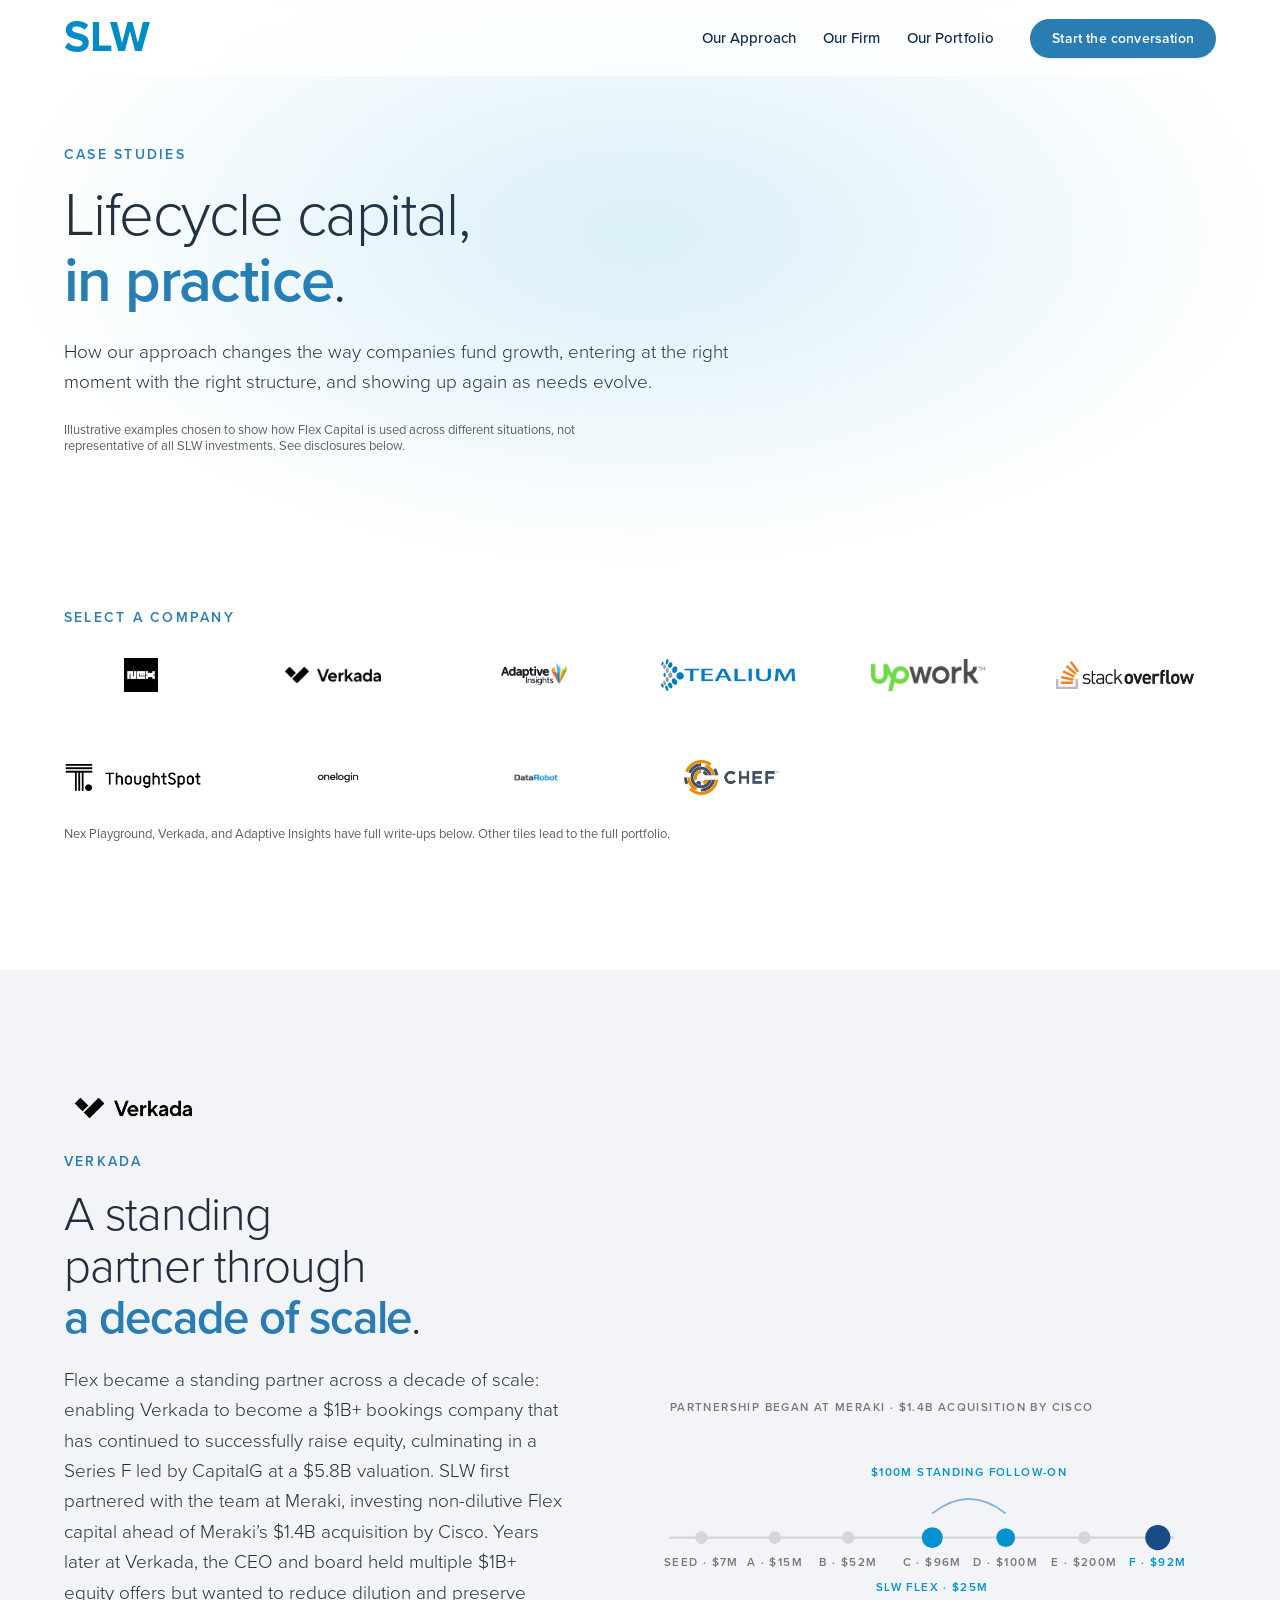
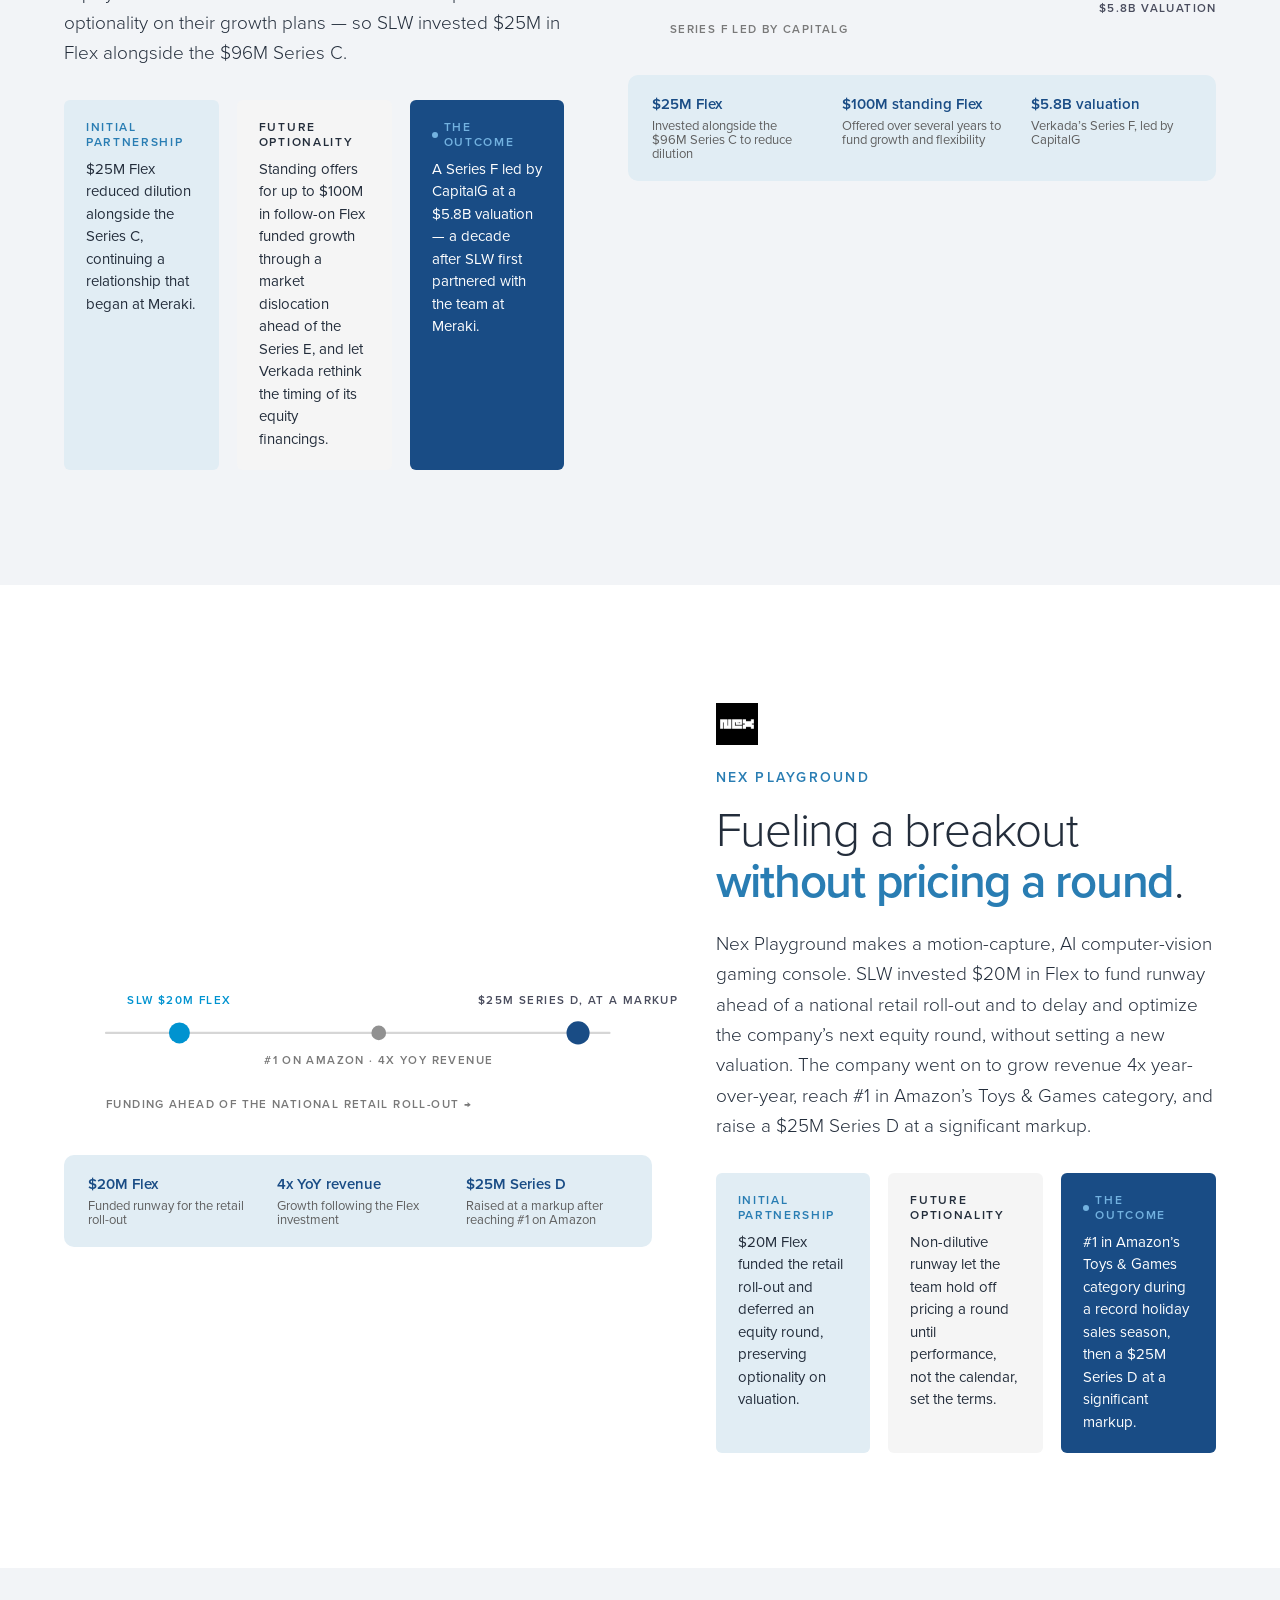
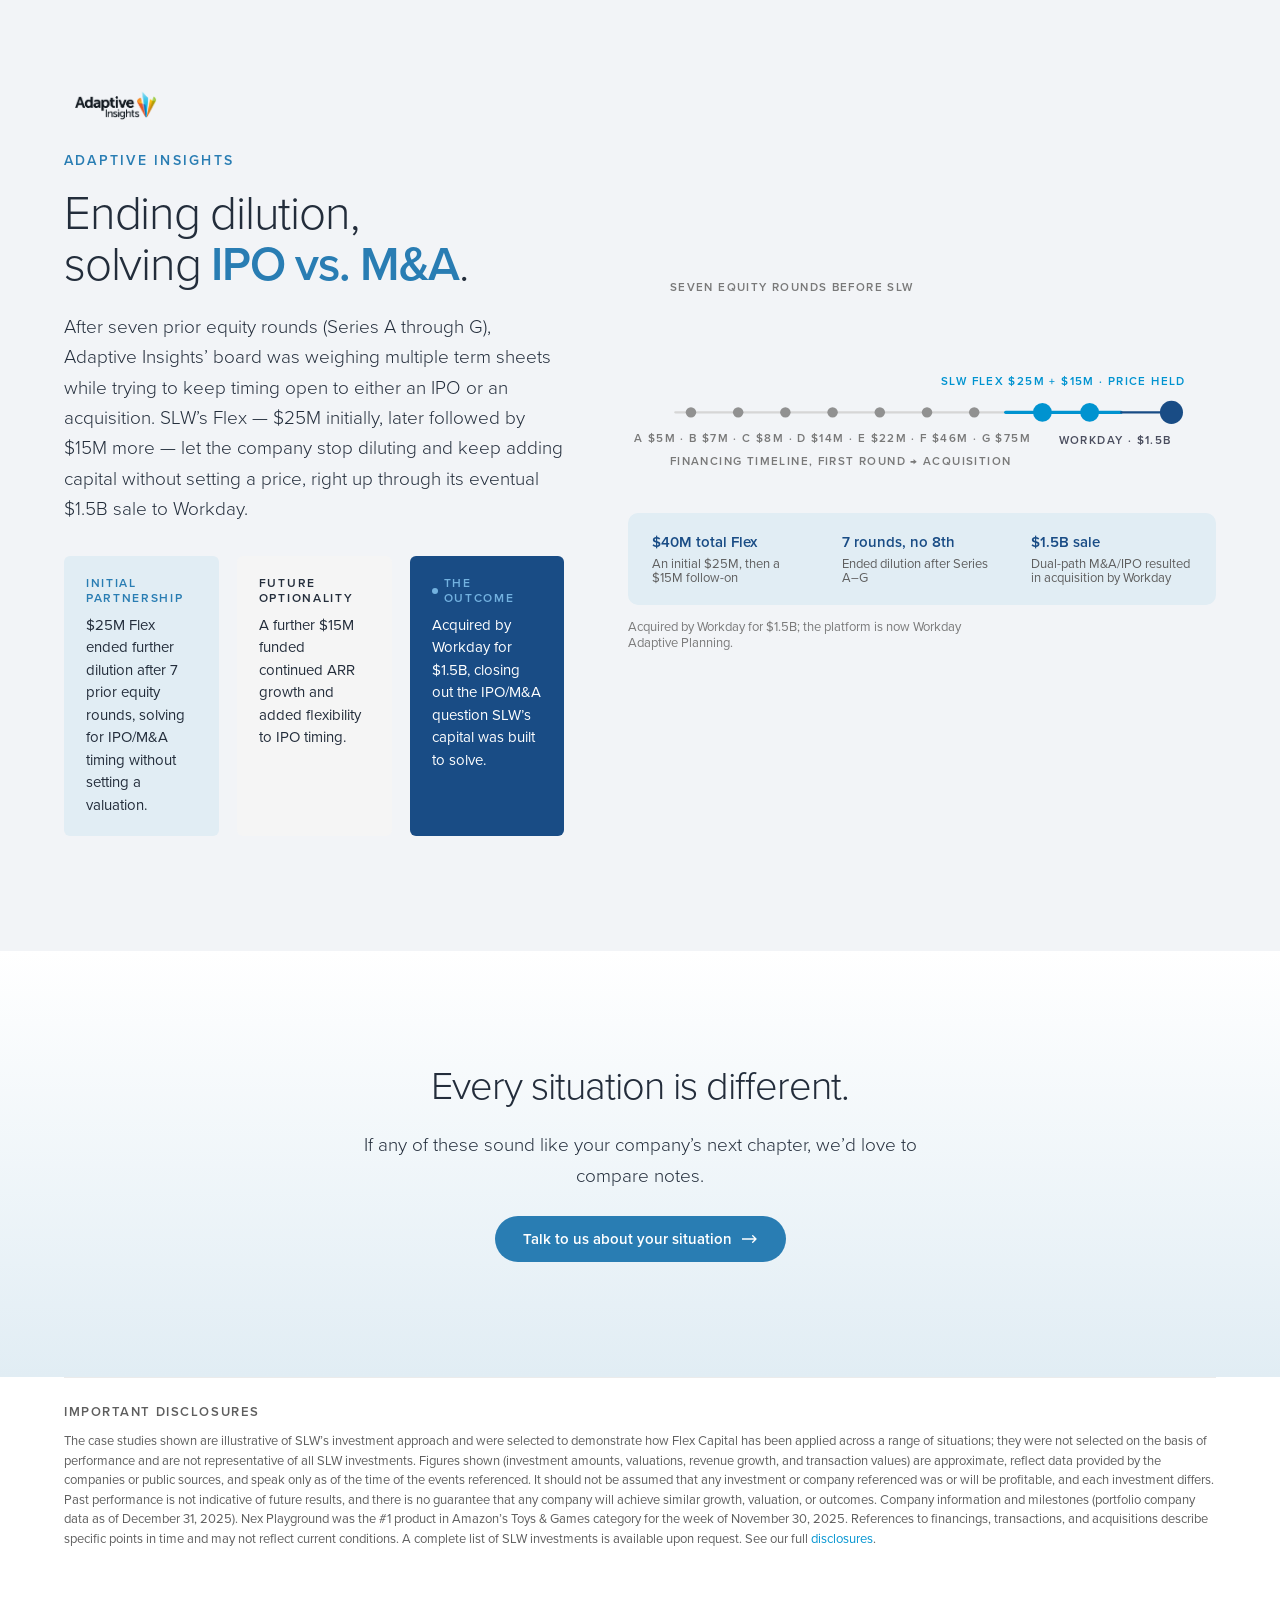
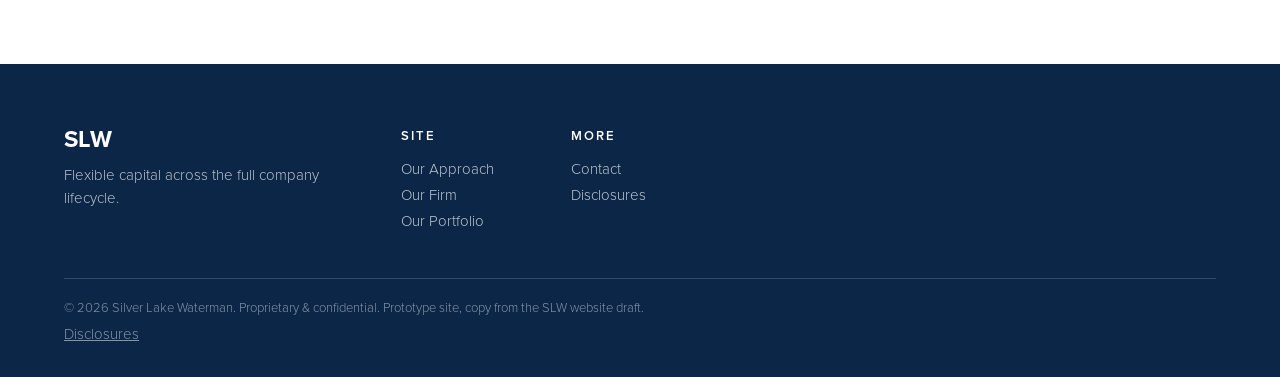
<file: site/case-studies.html>
<!doctype html>
<html lang="en">
<head>
<meta charset="utf-8">
<meta name="viewport" content="width=device-width, initial-scale=1">
<title>SLW, Case Studies</title>
<link rel="stylesheet" href="../styles.css?v=mu5qv2am">
<link rel="stylesheet" href="site.css?v=mu5qv2am">
<style>
.cs-logo { height: 46px; display: flex; align-items: center; margin-bottom: 20px; }
.cs-logo img { max-height: 42px; width: auto; }
.cs-hl { display: grid; grid-template-columns: repeat(3, 1fr); gap: clamp(1rem, 2.5vw, 1.75rem);
  margin-top: 22px; padding: 20px 24px; background: var(--slw-blue-mist); border-radius: var(--radius-lg); }
.cs-hl .hlk { font-size: var(--text-small); font-weight: var(--weight-semibold); color: var(--slw-blue-navy); }
.cs-hl .cl { font-size: var(--text-caption); color: var(--text-secondary); margin-top: 6px; line-height: var(--leading-snug); }
.cs-cap { margin-top: 14px; font-size: var(--text-caption); color: var(--slw-gray-500); max-width: 48ch; }
</style>
</head>
<body data-page="case-studies">
<div class="scroll-bar"></div>

<section class="section page-hero" data-animate>
  <div class="glow-hero"></div>
  <div class="wrap">
    <p class="kicker rise">Case Studies</p>
    <h1 class="head rise">Lifecycle capital,<br><em>in practice</em>.</h1>
    <p class="lead rise">How our approach changes the way companies fund growth, entering at the right moment with the right structure, and showing up again as needs evolve.</p>
    <p class="rise" style="margin-top:-6px;font-size:var(--text-caption);color:var(--slw-gray-700);max-width:64ch">Illustrative examples chosen to show how Flex Capital is used across different situations, not representative of all SLW investments. See disclosures below.</p>
  </div>
</section>

<!-- TILE GRID: select a company -->
<section class="section" data-animate style="padding-top:clamp(1rem,2vw,1.5rem)">
  <div class="wrap">
    <p class="kicker rise">Select a Company</p>
    <div class="logo-grid rise">
      <div class="cell"><a href="#nex-playground"><img src="../assets/portfolio/nex-playground.png" alt="Nex Playground"></a></div>
      <div class="cell"><a href="#verkada"><img src="../assets/portfolio/verkada.png" alt="Verkada"></a></div>
      <div class="cell"><a href="#adaptive-insights"><img src="../assets/portfolio/adaptive-insights.png" alt="Adaptive Insights"></a></div>
      <div class="cell"><a href="portfolio.html"><img src="../assets/portfolio/tealium.png" alt="Tealium"></a></div>
      <div class="cell"><a href="portfolio.html"><img src="../assets/portfolio/upwork.png" alt="Upwork"></a></div>
      <div class="cell"><a href="portfolio.html"><img src="../assets/portfolio/stackoverflow.png" alt="Stack Overflow"></a></div>
      <div class="cell"><a href="portfolio.html"><img src="../assets/portfolio/thoughtspot.png" alt="ThoughtSpot"></a></div>
      <div class="cell"><a href="portfolio.html"><img src="../assets/portfolio/onelogin.png" alt="OneLogin"></a></div>
      <div class="cell"><a href="portfolio.html"><img src="../assets/portfolio/datarobot.png" alt="DataRobot"></a></div>
      <div class="cell"><a href="portfolio.html"><img src="../assets/portfolio/chef.png" alt="Chef"></a></div>
    </div>
    <p class="rise" style="margin-top:14px;font-size:var(--text-caption);color:var(--slw-gray-700)">Nex Playground, Verkada, and Adaptive Insights have full write-ups below. Other tiles lead to the full portfolio.</p>
  </div>
</section>

<!-- ============ VERKADA ============ -->
<section class="section section-tint" data-animate id="verkada">
  <div class="wrap split">
    <div class="copy">
      <div class="cs-logo rise"><img src="../assets/portfolio/verkada.png" alt="Verkada"></div>
      <p class="kicker rise">Verkada</p>
      <h2 class="head rise">A standing partner through<br><em>a decade of scale</em>.</h2>
      <p class="lead rise">Flex became a standing partner across a decade of scale: enabling Verkada to become a $1B+ bookings company that has continued to successfully raise equity, culminating in a Series F led by CapitalG at a $5.8B valuation. SLW first partnered with the team at Meraki, investing non-dilutive Flex capital ahead of Meraki’s $1.4B acquisition by Cisco. Years later at Verkada, the CEO and board held multiple $1B+ equity offers but wanted to reduce dilution and preserve optionality on their growth plans — so SLW invested $25M in Flex alongside the $96M Series C.</p>
      <div class="tf rise">
        <div class="col today"><div class="lab">Initial partnership</div><p>$25M Flex reduced dilution alongside the Series C, continuing a relationship that began at Meraki.</p></div>
        <div class="col future"><div class="lab">Future optionality</div><p>Standing offers for up to $100M in follow-on Flex funded growth through a market dislocation ahead of the Series E, and let Verkada rethink the timing of its equity financings.</p></div>
        <div class="col outcome"><div class="lab">The outcome</div><p>A Series F led by CapitalG at a $5.8B valuation — a decade after SLW first partnered with the team at Meraki.</p></div>
      </div>
    </div>
    <div class="figwrap">
      <svg class="fig" viewBox="0 0 560 260" role="img" aria-label="Verkada financing timeline from Seed to Series F, with SLW Flex at the Series C and a standing follow-on ahead of a $5.8B Series F" style="max-width:100%">
        <text class="fade lbl-svg lbl-mut lbl-cap" style="transition-delay:.15s" x="40" y="34">Partnership began at Meraki · $1.4B acquisition by Cisco</text>
        <path class="fade" style="transition-delay:1s" d="M290 132 Q 325 104 360 132" fill="none" stroke="var(--slw-blue-light)" stroke-width="1.6"/>
        <text class="fade lbl-svg lbl-blue lbl-cap" style="transition-delay:1.05s" x="325" y="96" text-anchor="middle">$100M standing follow-on</text>
        <line class="draw" style="--len:480" x1="40" y1="155" x2="520" y2="155" stroke="var(--slw-gray-300)" stroke-width="2" stroke-linecap="round"/>
        <g class="pop" fill="var(--slw-gray-300)"><circle style="transition-delay:.55s" cx="70" cy="155" r="6"/><circle style="transition-delay:.65s" cx="140" cy="155" r="6"/><circle style="transition-delay:.75s" cx="210" cy="155" r="6"/><circle style="transition-delay:1.1s" cx="435" cy="155" r="6"/></g>
        <g class="pop" fill="var(--slw-blue)"><circle style="transition-delay:.9s" cx="290" cy="155" r="10"/><circle style="transition-delay:1s" cx="360" cy="155" r="9"/></g>
        <g class="pop" style="transition-delay:1.2s"><circle cx="505" cy="155" r="12" fill="var(--slw-blue-navy)"/></g>
        <g class="fade lbl-svg lbl-mut lbl-cap" style="transition-delay:1.25s">
          <text x="70" y="182" text-anchor="middle">Seed · $7M</text><text x="140" y="182" text-anchor="middle">A · $15M</text><text x="210" y="182" text-anchor="middle">B · $52M</text>
          <text x="290" y="182" text-anchor="middle">C · $96M</text><text x="360" y="182" text-anchor="middle">D · $100M</text><text x="435" y="182" text-anchor="middle">E · $200M</text>
        </g>
        <text class="fade lbl-svg lbl-blue lbl-cap" style="transition-delay:1.3s" x="505" y="182" text-anchor="middle">F · $92M</text>
        <text class="fade lbl-svg lbl-blue lbl-cap" style="transition-delay:1.35s" x="290" y="206" text-anchor="middle">SLW Flex · $25M</text>
        <text class="fade lbl-svg lbl-slate lbl-cap" style="transition-delay:1.45s" x="505" y="226" text-anchor="middle">$5.8B valuation</text>
        <text class="fade lbl-svg lbl-mut lbl-cap" style="transition-delay:1.5s" x="40" y="246">Series F led by CapitalG</text>
      </svg>
      <div class="cs-hl rise">
        <div><div class="hlk">$25M Flex</div><div class="cl">Invested alongside the $96M Series C to reduce dilution</div></div>
        <div><div class="hlk">$100M standing Flex</div><div class="cl">Offered over several years to fund growth and flexibility</div></div>
        <div><div class="hlk">$5.8B valuation</div><div class="cl">Verkada’s Series F, led by CapitalG</div></div>
      </div>
    </div>
  </div>
</section>

<!-- ============ NEX PLAYGROUND ============ -->
<section class="section" data-animate id="nex-playground">
  <div class="wrap split rev">
    <div class="figwrap">
      <svg class="fig" viewBox="0 0 560 210" role="img" aria-label="Nex Playground timeline: SLW Flex funds the retail roll-out, ahead of category leadership, 4x revenue growth, and a $25M Series D at a markup" style="max-width:100%">
        <line class="draw" style="--len:480" x1="40" y1="120" x2="520" y2="120" stroke="var(--slw-gray-300)" stroke-width="2" stroke-linecap="round"/>
        <g class="pop" style="transition-delay:.7s"><circle cx="110" cy="120" r="10" fill="var(--slw-blue)"/></g>
        <g class="pop" style="transition-delay:.95s"><circle cx="300" cy="120" r="7" fill="var(--slw-gray-400)"/></g>
        <g class="pop" style="transition-delay:1.2s"><circle cx="490" cy="120" r="11" fill="var(--slw-blue-navy)"/></g>
        <g class="fade lbl-svg lbl-blue lbl-cap" style="transition-delay:.9s"><text x="110" y="92" text-anchor="middle">SLW $20M Flex</text></g>
        <g class="fade lbl-svg lbl-mut lbl-cap" style="transition-delay:1.15s"><text x="300" y="150" text-anchor="middle">#1 on Amazon · 4x YoY revenue</text></g>
        <g class="fade lbl-svg lbl-slate lbl-cap" style="transition-delay:1.35s"><text x="490" y="92" text-anchor="middle">$25M Series D, at a markup</text></g>
        <text class="fade lbl-svg lbl-mut lbl-cap" style="transition-delay:1.45s" x="40" y="192">Funding ahead of the national retail roll-out →</text>
      </svg>
      <div class="cs-hl rise">
        <div><div class="hlk">$20M Flex</div><div class="cl">Funded runway for the retail roll-out</div></div>
        <div><div class="hlk">4x YoY revenue</div><div class="cl">Growth following the Flex investment</div></div>
        <div><div class="hlk">$25M Series D</div><div class="cl">Raised at a markup after reaching #1 on Amazon</div></div>
      </div>
    </div>
    <div class="copy">
      <div class="cs-logo rise"><img src="../assets/portfolio/nex-playground.png" alt="Nex Playground"></div>
      <p class="kicker rise">Nex Playground</p>
      <h2 class="head rise">Fueling a breakout<br><em>without pricing a round</em>.</h2>
      <p class="lead rise">Nex Playground makes a motion-capture, AI computer-vision gaming console. SLW invested $20M in Flex to fund runway ahead of a national retail roll-out and to delay and optimize the company’s next equity round, without setting a new valuation. The company went on to grow revenue 4x year-over-year, reach #1 in Amazon’s Toys &amp; Games category, and raise a $25M Series D at a significant markup.</p>
      <div class="tf rise">
        <div class="col today"><div class="lab">Initial partnership</div><p>$20M Flex funded the retail roll-out and deferred an equity round, preserving optionality on valuation.</p></div>
        <div class="col future"><div class="lab">Future optionality</div><p>Non-dilutive runway let the team hold off pricing a round until performance, not the calendar, set the terms.</p></div>
        <div class="col outcome"><div class="lab">The outcome</div><p>#1 in Amazon&rsquo;s Toys &amp; Games category during a record holiday sales season, then a $25M Series D at a significant markup.</p></div>
      </div>
    </div>
  </div>
</section>

<!-- ============ ADAPTIVE INSIGHTS ============ -->
<section class="section section-tint" data-animate id="adaptive-insights">
  <div class="wrap split">
    <div class="copy">
      <div class="cs-logo rise"><img src="../assets/portfolio/adaptive-insights.png" alt="Adaptive Insights"></div>
      <p class="kicker rise">Adaptive Insights</p>
      <h2 class="head rise">Ending dilution,<br>solving <em>IPO vs. M&amp;A</em>.</h2>
      <p class="lead rise">After seven prior equity rounds (Series A through G), Adaptive Insights’ board was weighing multiple term sheets while trying to keep timing open to either an IPO or an acquisition. SLW’s Flex — $25M initially, later followed by $15M more — let the company stop diluting and keep adding capital without setting a price, right up through its eventual $1.5B sale to Workday.</p>
      <div class="tf rise">
        <div class="col today"><div class="lab">Initial partnership</div><p>$25M Flex ended further dilution after 7 prior equity rounds, solving for IPO/M&amp;A timing without setting a valuation.</p></div>
        <div class="col future"><div class="lab">Future optionality</div><p>A further $15M funded continued ARR growth and added flexibility to IPO timing.</p></div>
        <div class="col outcome"><div class="lab">The outcome</div><p>Acquired by Workday for $1.5B, closing out the IPO/M&amp;A question SLW’s capital was built to solve.</p></div>
      </div>
    </div>
    <div class="figwrap">
      <svg class="fig" viewBox="0 0 560 220" role="img" aria-label="Seven equity rounds from Series A to G, then SLW Flex holds price flat before a $1.5B acquisition by Workday" style="max-width:100%">
        <text class="fade lbl-svg lbl-mut lbl-cap" style="transition-delay:.15s" x="40" y="34">Seven equity rounds before SLW</text>
        <line class="draw" style="--len:330" x1="45" y1="150" x2="360" y2="150" stroke="var(--slw-gray-300)" stroke-width="2" stroke-linecap="round"/>
        <g class="pop" fill="var(--slw-gray-400)"><circle style="transition-delay:.5s" cx="60" cy="150" r="5"/><circle style="transition-delay:.58s" cx="105" cy="150" r="5"/><circle style="transition-delay:.66s" cx="150" cy="150" r="5"/><circle style="transition-delay:.74s" cx="195" cy="150" r="5"/><circle style="transition-delay:.82s" cx="240" cy="150" r="5"/><circle style="transition-delay:.9s" cx="285" cy="150" r="5"/><circle style="transition-delay:.98s" cx="330" cy="150" r="5"/></g>
        <text class="fade lbl-svg lbl-mut lbl-cap" style="transition-delay:1.05s" x="195" y="178" text-anchor="middle">A $5M · B $7M · C $8M · D $14M · E $22M · F $46M · G $75M</text>
        <line class="draw" style="--len:110;transition-delay:1.15s" x1="360" y1="150" x2="470" y2="150" stroke="var(--slw-blue)" stroke-width="3" stroke-linecap="round"/>
        <g class="pop" fill="var(--slw-blue)"><circle style="transition-delay:1.25s" cx="395" cy="150" r="9"/><circle style="transition-delay:1.35s" cx="440" cy="150" r="9"/></g>
        <text class="fade lbl-svg lbl-blue lbl-cap" style="transition-delay:1.3s" x="415" y="124" text-anchor="middle">SLW Flex $25M + $15M · price held</text>
        <path class="draw" style="--len:70;transition-delay:1.45s" d="M470 150 L 512 150" fill="none" stroke="var(--slw-blue-navy)" stroke-width="2" stroke-dasharray="2 5" stroke-linecap="round"/>
        <g class="pop" style="transition-delay:1.55s"><circle cx="518" cy="150" r="11" fill="var(--slw-blue-navy)"/></g>
        <text class="fade lbl-svg lbl-slate lbl-cap" style="transition-delay:1.6s" x="518" y="180" text-anchor="end">Workday · $1.5B</text>
        <text class="fade lbl-svg lbl-mut lbl-cap" style="transition-delay:1.6s" x="40" y="200">Financing timeline, first round → acquisition</text>
      </svg>
      <div class="cs-hl rise">
        <div><div class="hlk">$40M total Flex</div><div class="cl">An initial $25M, then a $15M follow-on</div></div>
        <div><div class="hlk">7 rounds, no 8th</div><div class="cl">Ended dilution after Series A–G</div></div>
        <div><div class="hlk">$1.5B sale</div><div class="cl">Dual-path M&amp;A/IPO resulted in acquisition by Workday</div></div>
      </div>
      <p class="cs-cap rise">Acquired by Workday for $1.5B; the platform is now Workday Adaptive Planning.</p>
    </div>
  </div>
</section>

<!-- CTA -->
<section class="section section-mist" data-animate>
  <div class="wrap" style="text-align:center">
    <h2 class="head rise" style="font-size:var(--text-display-md)">Every situation is different.</h2>
    <p class="lead rise" style="margin:0 auto 24px">If any of these sound like your company’s next chapter, we’d love to compare notes.</p>
    <div class="rise"><a class="btn" href="contact.html">Talk to us about your situation
      <svg width="16" height="8" viewBox="0 0 16 8" fill="none" aria-hidden="true"><path d="M0 4h14m0 0-3.3-3.3M14 4l-3.3 3.3" stroke="currentColor" stroke-width="1.3" stroke-linecap="round" stroke-linejoin="round"/></svg>
    </a></div>
  </div>
</section>

<!-- DISCLOSURES -->
<section class="section" style="padding-top:0" data-animate>
  <div class="wrap">
    <div class="rise" style="border-top:1px solid var(--slw-gray-200);padding-top:26px">
      <p style="font-size:var(--text-caption);font-weight:var(--weight-semibold);text-transform:uppercase;letter-spacing:.12em;color:var(--slw-gray-700);margin:0 0 12px">Important Disclosures</p>
      <p style="font-size:var(--text-caption);line-height:var(--leading-normal);color:var(--slw-gray-700);margin:0">The case studies shown are illustrative of SLW’s investment approach and were selected to demonstrate how Flex Capital has been applied across a range of situations; they were not selected on the basis of performance and are not representative of all SLW investments. Figures shown (investment amounts, valuations, revenue growth, and transaction values) are approximate, reflect data provided by the companies or public sources, and speak only as of the time of the events referenced. It should not be assumed that any investment or company referenced was or will be profitable, and each investment differs. Past performance is not indicative of future results, and there is no guarantee that any company will achieve similar growth, valuation, or outcomes. Company information and milestones (portfolio company data as of December 31, 2025). Nex Playground was the #1 product in Amazon’s Toys &amp; Games category for the week of November 30, 2025. References to financings, transactions, and acquisitions describe specific points in time and may not reflect current conditions. A complete list of SLW investments is available upon request. See our full <a href="disclosures.html">disclosures</a>.</p>
    </div>
  </div>
</section>

<script src="site.js?v=mu5qv2am"></script>
</body>
</html>
</file>
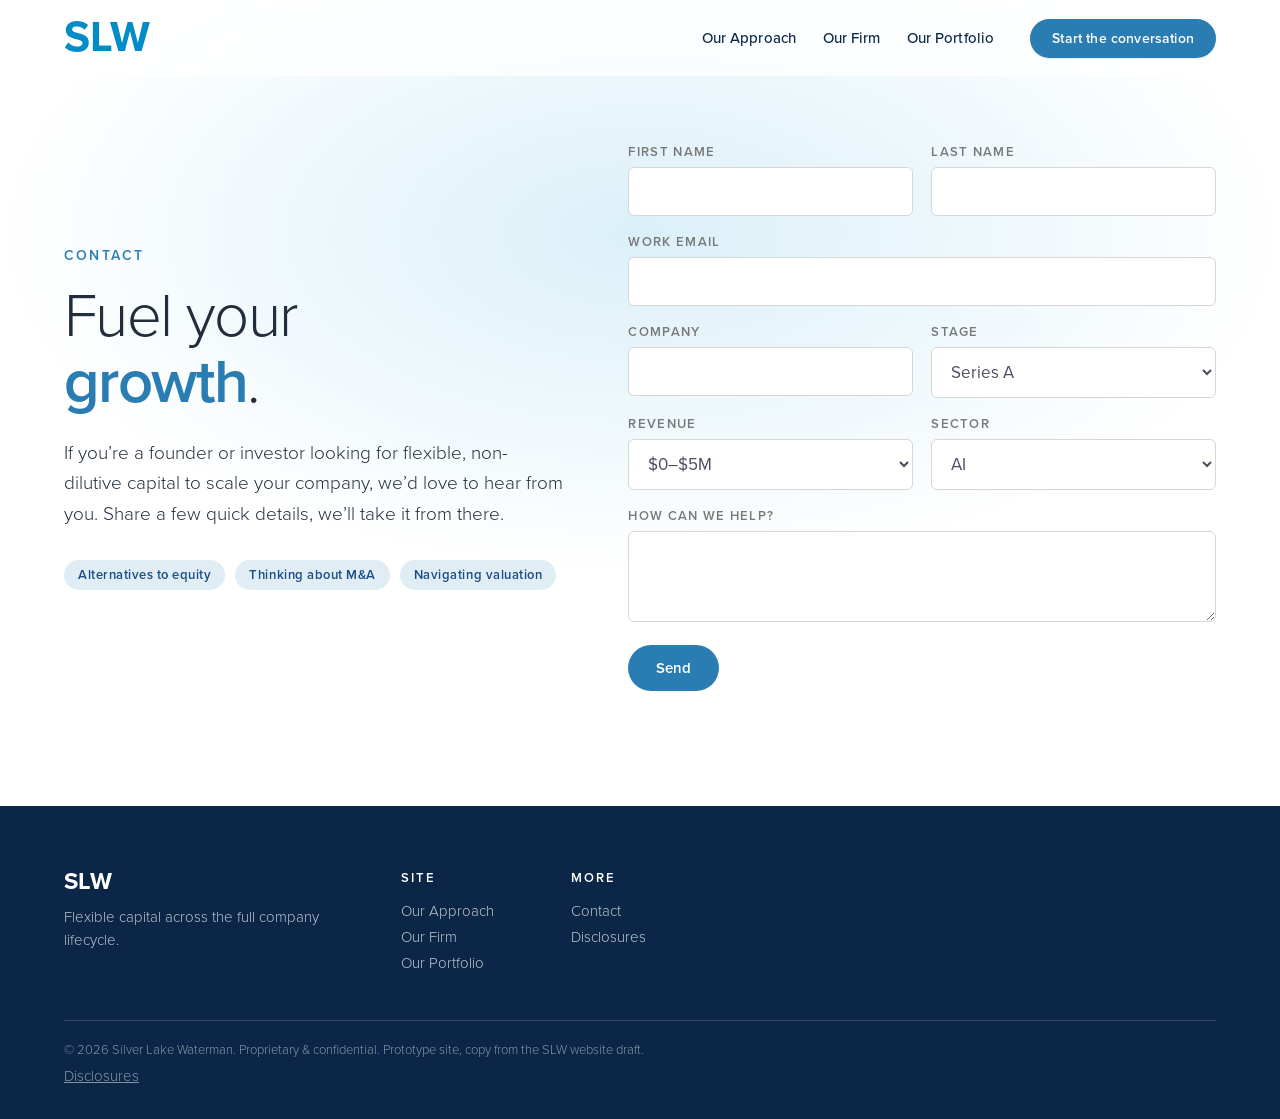
<file: site/contact.html>
<!doctype html>
<html lang="en">
<head>
<meta charset="utf-8">
<meta name="viewport" content="width=device-width, initial-scale=1">
<title>SLW, Contact</title>
<link rel="stylesheet" href="../styles.css?v=mu5qv2am">
<link rel="stylesheet" href="site.css?v=mu5qv2am">
</head>
<body data-page="contact">
<div class="scroll-bar"></div>

<section class="section page-hero" data-animate>
  <div class="glow-hero"></div>
  <div class="wrap split">
    <div class="copy">
      <p class="kicker rise">Contact</p>
      <h1 class="head rise">Fuel your<br><em>growth</em>.</h1>
      <p class="lead rise">If you’re a founder or investor looking for flexible, non-dilutive capital to scale your company, we’d love to hear from you. Share a few quick details, we’ll take it from there.</p>
      <div class="tag-row rise"><span class="tag">Alternatives to equity</span><span class="tag">Thinking about M&amp;A</span><span class="tag">Navigating valuation</span></div>
    </div>
    <div class="figwrap rise">
      <form class="form" onsubmit="return false" aria-label="Contact form">
        <div class="field"><label>First name</label><input type="text" autocomplete="given-name"></div>
        <div class="field"><label>Last name</label><input type="text" autocomplete="family-name"></div>
        <div class="field full"><label>Work email</label><input type="email" autocomplete="email"></div>
        <div class="field"><label>Company</label><input type="text"></div>
        <div class="field"><label>Stage</label><select><option>Series A</option><option>Series B</option><option>Series C</option><option>Series D</option><option>Series E</option><option>Pre-IPO</option></select></div>
        <div class="field"><label>Revenue</label><select><option>$0–$5M</option><option>$5–$15M</option><option>$15–$30M</option><option>$30–$50M</option><option>$50–$100M</option><option>$100M+</option></select></div>
        <div class="field"><label>Sector</label><select><option>AI</option><option>Enterprise Software &amp; Infra</option><option>FinTech</option><option>Consumer &amp; Media</option><option>DeepTech</option><option>Healthcare</option><option>Other</option></select></div>
        <div class="field full"><label>How can we help?</label><textarea rows="3"></textarea></div>
        <div class="full"><button class="btn" type="submit">Send</button></div>
      </form>
    </div>
  </div>
</section>

<script src="site.js?v=mu5qv2am"></script>
</body>
</html>
</file>
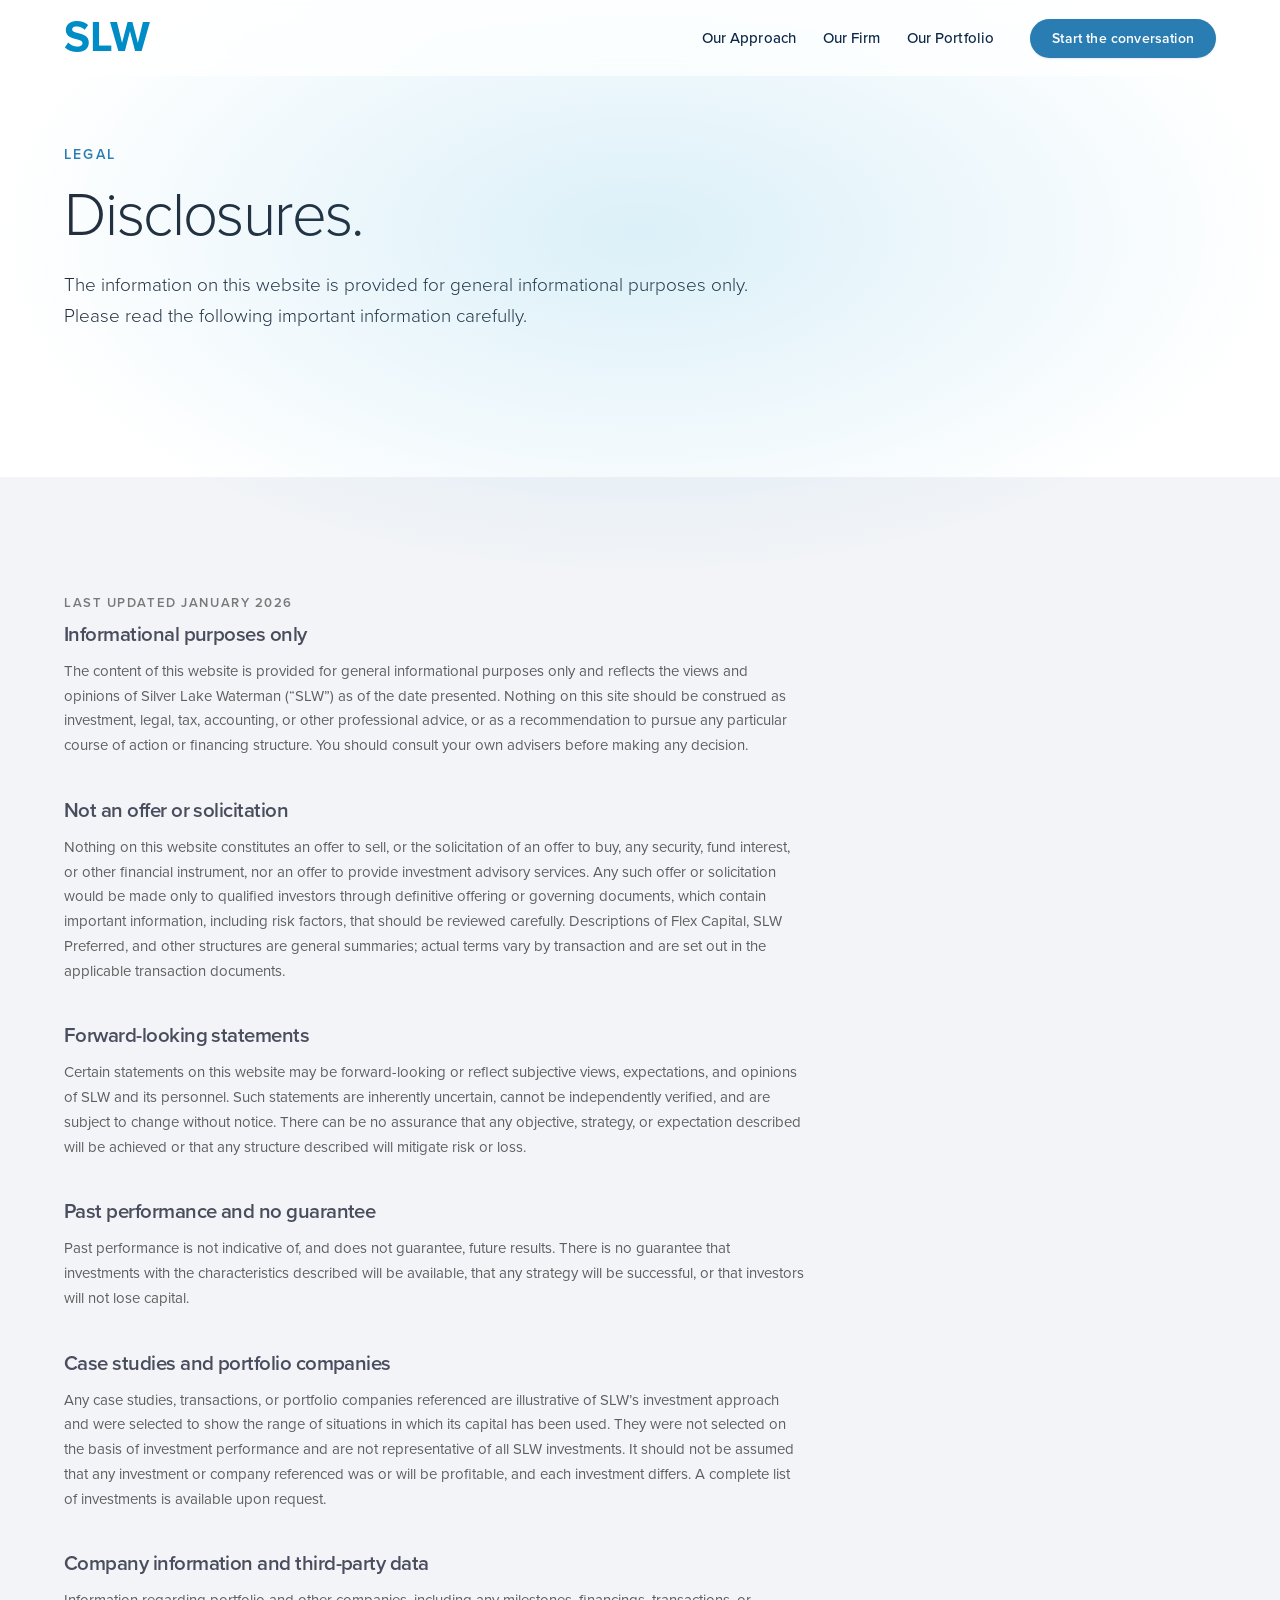
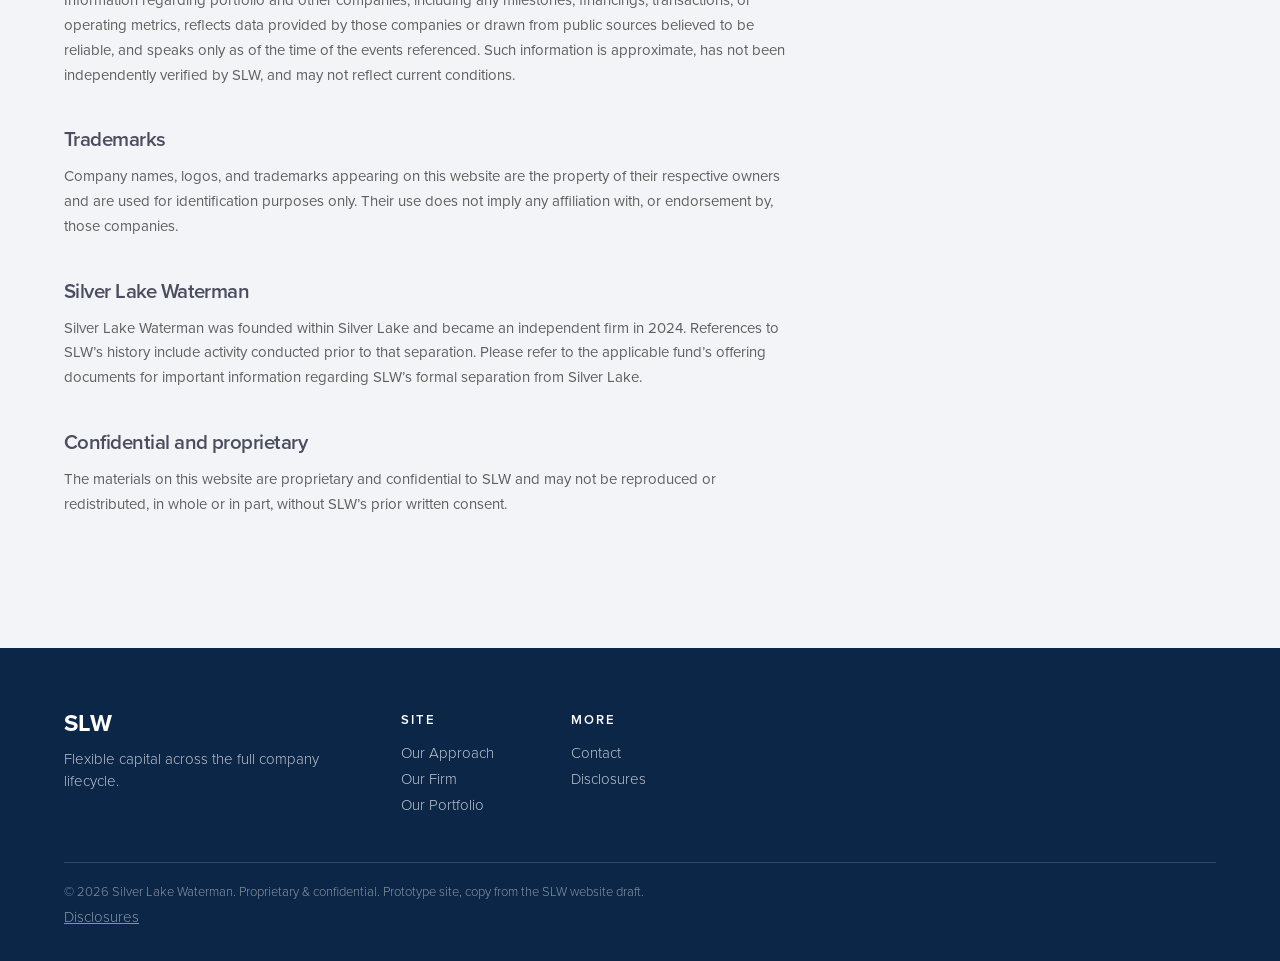
<file: site/disclosures.html>
<!doctype html>
<html lang="en">
<head>
<meta charset="utf-8">
<meta name="viewport" content="width=device-width, initial-scale=1">
<title>SLW, Disclosures</title>
<link rel="stylesheet" href="../styles.css?v=mu5qv2am">
<link rel="stylesheet" href="site.css?v=mu5qv2am">
<style>
.disc { max-width: 74ch; }
.disc h2 { font-size: var(--text-title); font-weight: var(--weight-semibold); color: var(--slw-slate);
  margin: 40px 0 12px; letter-spacing: var(--tracking-tight); }
.disc h2:first-of-type { margin-top: 8px; }
.disc p { font-size: var(--text-small); line-height: var(--leading-relaxed); color: var(--text-secondary); margin: 0 0 16px; }
.disc .updated { font-size: var(--text-caption); text-transform: uppercase; letter-spacing: 0.12em;
  font-weight: var(--weight-semibold); color: var(--slw-gray-500); margin-bottom: 4px; }
</style>
</head>
<body data-page="disclosures">
<div class="scroll-bar"></div>

<section class="section page-hero" data-animate>
  <div class="glow-hero"></div>
  <div class="wrap">
    <p class="kicker rise">Legal</p>
    <h1 class="head rise">Disclosures.</h1>
    <p class="lead rise">The information on this website is provided for general informational purposes only. Please read the following important information carefully.</p>
  </div>
</section>

<section class="section section-tint" data-animate>
  <div class="wrap">
    <div class="disc rise">
      <p class="updated">Last updated January 2026</p>

      <h2>Informational purposes only</h2>
      <p>The content of this website is provided for general informational purposes only and reflects the views and opinions of Silver Lake Waterman (“SLW”) as of the date presented. Nothing on this site should be construed as investment, legal, tax, accounting, or other professional advice, or as a recommendation to pursue any particular course of action or financing structure. You should consult your own advisers before making any decision.</p>

      <h2>Not an offer or solicitation</h2>
      <p>Nothing on this website constitutes an offer to sell, or the solicitation of an offer to buy, any security, fund interest, or other financial instrument, nor an offer to provide investment advisory services. Any such offer or solicitation would be made only to qualified investors through definitive offering or governing documents, which contain important information, including risk factors, that should be reviewed carefully. Descriptions of Flex Capital, SLW Preferred, and other structures are general summaries; actual terms vary by transaction and are set out in the applicable transaction documents.</p>

      <h2>Forward-looking statements</h2>
      <p>Certain statements on this website may be forward-looking or reflect subjective views, expectations, and opinions of SLW and its personnel. Such statements are inherently uncertain, cannot be independently verified, and are subject to change without notice. There can be no assurance that any objective, strategy, or expectation described will be achieved or that any structure described will mitigate risk or loss.</p>

      <h2>Past performance and no guarantee</h2>
      <p>Past performance is not indicative of, and does not guarantee, future results. There is no guarantee that investments with the characteristics described will be available, that any strategy will be successful, or that investors will not lose capital.</p>

      <h2>Case studies and portfolio companies</h2>
      <p>Any case studies, transactions, or portfolio companies referenced are illustrative of SLW’s investment approach and were selected to show the range of situations in which its capital has been used. They were not selected on the basis of investment performance and are not representative of all SLW investments. It should not be assumed that any investment or company referenced was or will be profitable, and each investment differs. A complete list of investments is available upon request.</p>

      <h2>Company information and third-party data</h2>
      <p>Information regarding portfolio and other companies, including any milestones, financings, transactions, or operating metrics, reflects data provided by those companies or drawn from public sources believed to be reliable, and speaks only as of the time of the events referenced. Such information is approximate, has not been independently verified by SLW, and may not reflect current conditions.</p>

      <h2>Trademarks</h2>
      <p>Company names, logos, and trademarks appearing on this website are the property of their respective owners and are used for identification purposes only. Their use does not imply any affiliation with, or endorsement by, those companies.</p>

      <h2>Silver Lake Waterman</h2>
      <p>Silver Lake Waterman was founded within Silver Lake and became an independent firm in 2024. References to SLW’s history include activity conducted prior to that separation. Please refer to the applicable fund’s offering documents for important information regarding SLW’s formal separation from Silver Lake.</p>

      <h2>Confidential and proprietary</h2>
      <p>The materials on this website are proprietary and confidential to SLW and may not be reproduced or redistributed, in whole or in part, without SLW’s prior written consent.</p>
    </div>
  </div>
</section>

<script src="site.js?v=mu5qv2am"></script>
</body>
</html>
</file>
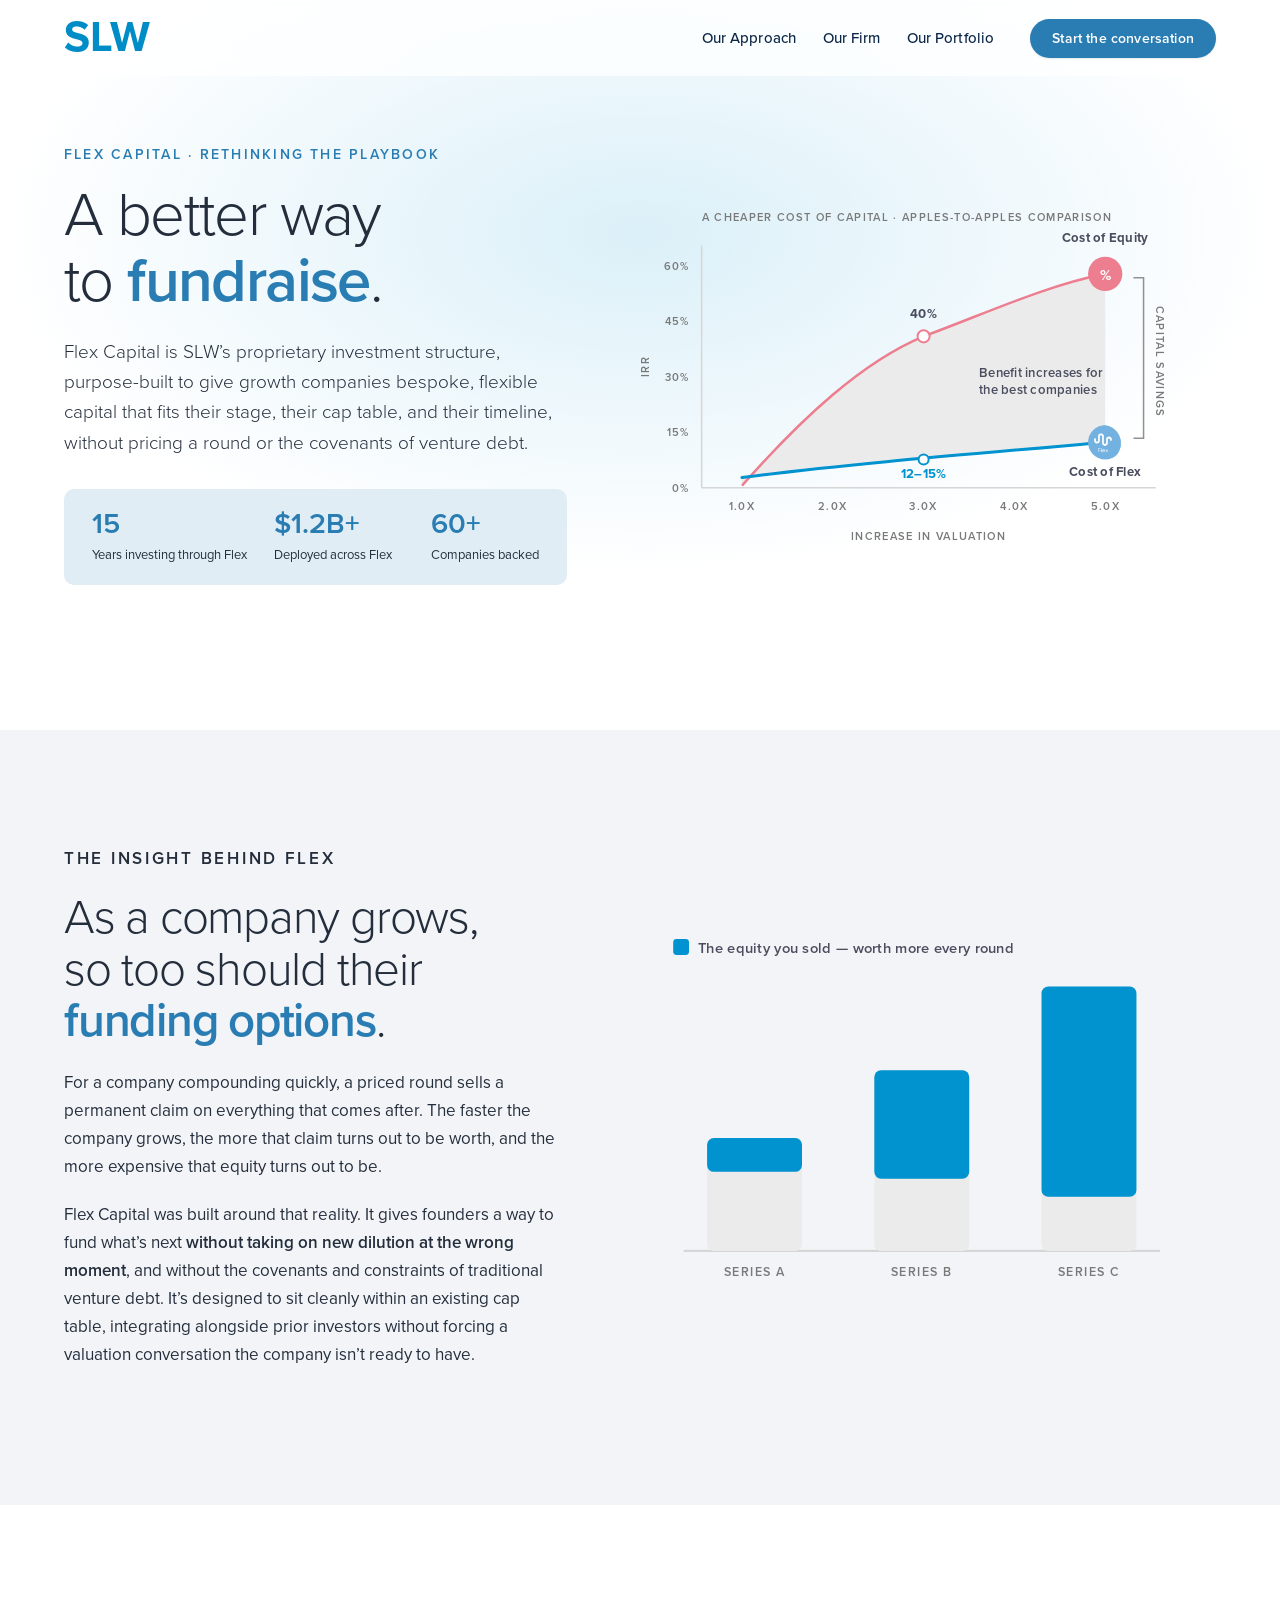
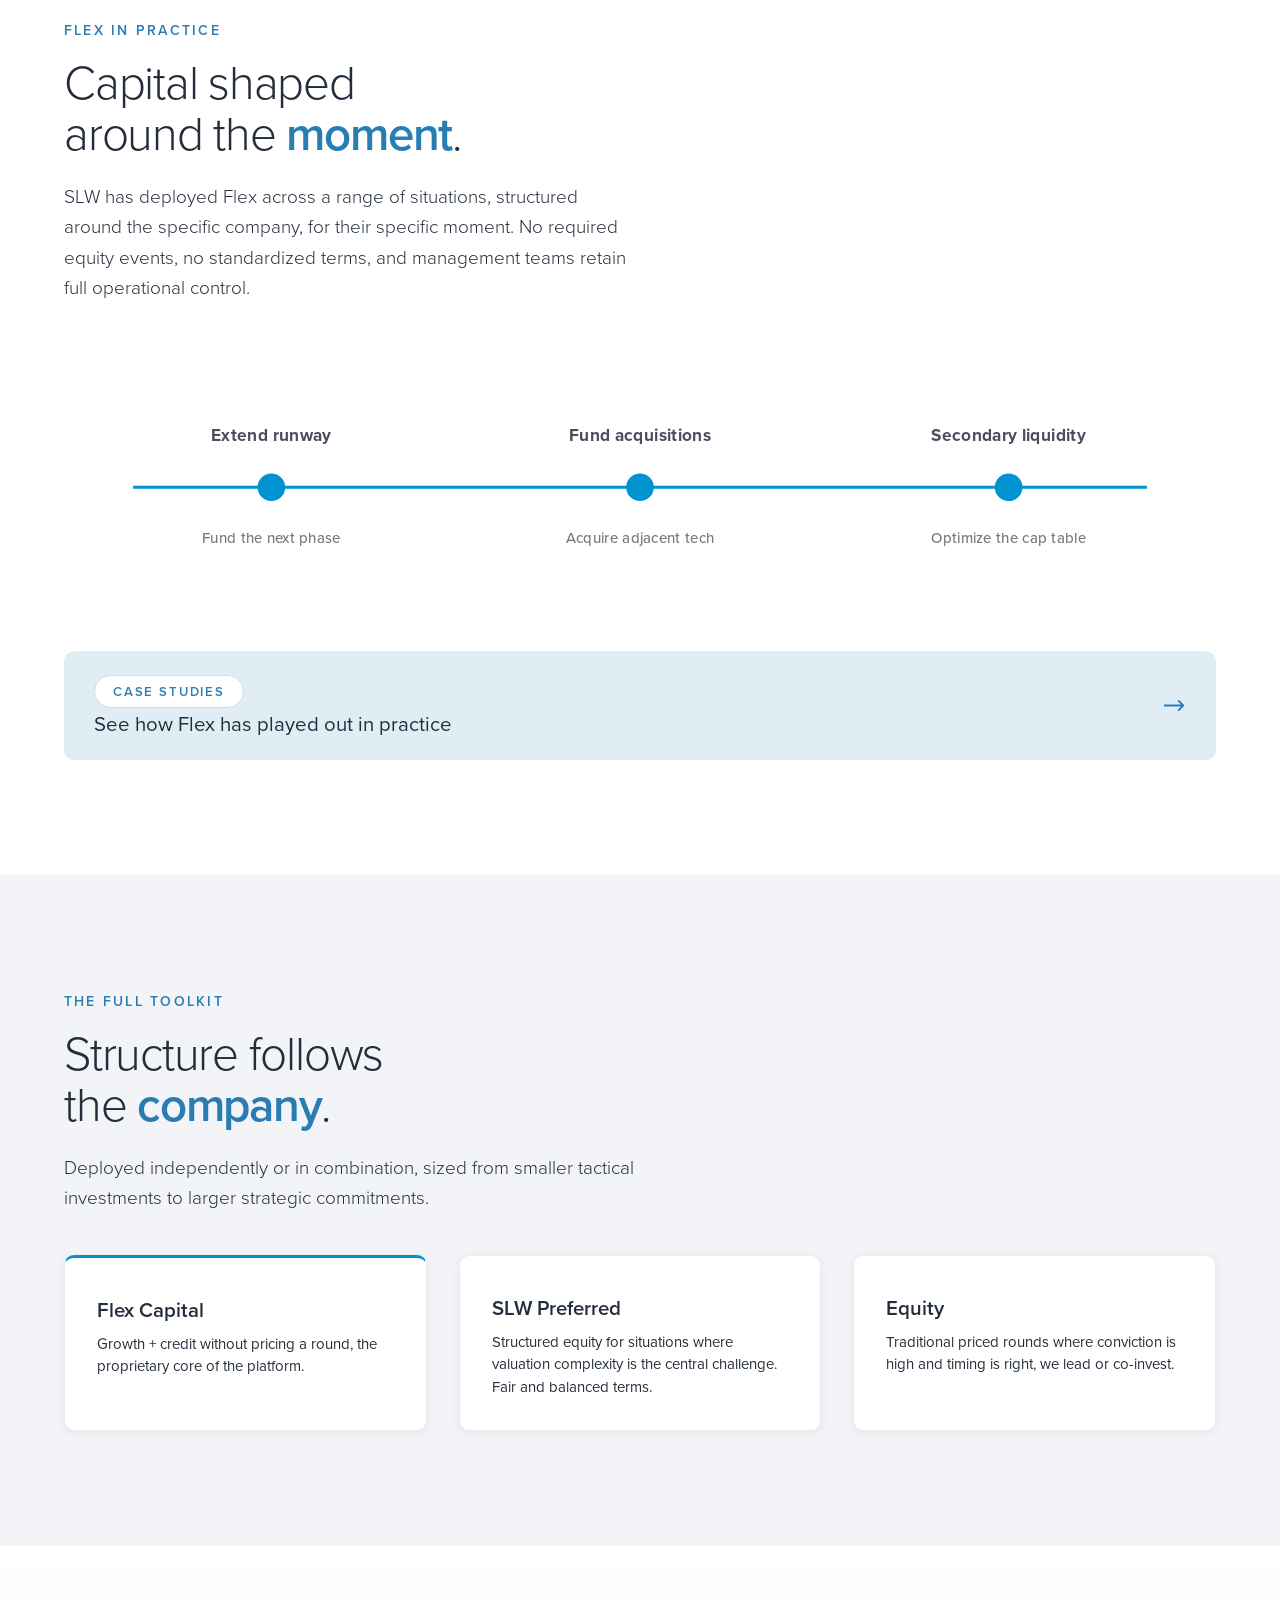
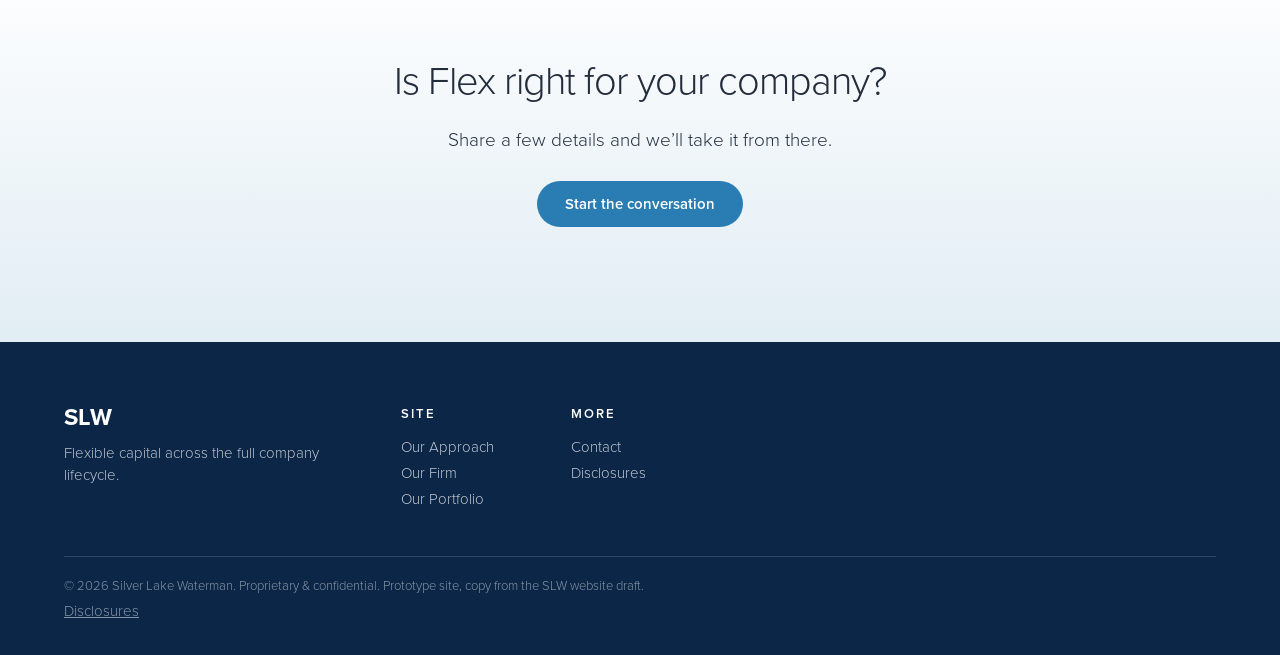
<file: site/flex-capital.html>
<!doctype html>
<html lang="en">
<head>
<meta charset="utf-8">
<meta name="viewport" content="width=device-width, initial-scale=1">
<title>SLW, Flex Capital</title>
<link rel="stylesheet" href="../styles.css?v=mu5qv2am">
<link rel="stylesheet" href="site.css?v=mu5qv2am">
</head>
<body data-page="flex-capital">
<div class="scroll-bar"></div>

<!-- PAGE HERO -->
<section class="section page-hero" data-animate>
  <div class="glow-hero"></div>
  <div class="wrap split">
    <div class="copy">
      <p class="kicker rise">Flex Capital · Rethinking the Playbook</p>
      <h1 class="head rise">A better way<br>to <em>fundraise</em>.</h1>
      <p class="lead rise">Flex Capital is SLW’s proprietary investment structure, purpose-built to give growth companies bespoke, flexible capital that fits their stage, their cap table, and their timeline, without pricing a round or the covenants of venture debt.</p>
      <div class="callout rise" style="display:flex;flex-wrap:nowrap;gap:clamp(1rem,3vw,2.5rem)">
        <div style="white-space:nowrap"><div class="cn"><b>15</b></div><div class="cl">Years investing through Flex</div></div>
        <div style="white-space:nowrap"><div class="cn"><b>$1.2B+</b></div><div class="cl">Deployed across Flex</div></div>
        <div style="white-space:nowrap"><div class="cn"><b>60+</b></div><div class="cl">Companies backed</div></div>
      </div>
    </div>
    <div class="figwrap">
      <svg class="fig" viewBox="0 0 580 380" role="img" aria-label="Cost of equity rises steeply with valuation while the cost of Flex stays comparatively flat, creating meaningful capital savings">
        <text class="lbl-svg lbl-mut lbl-cap" x="70" y="36">A cheaper cost of capital · apples-to-apples comparison</text>
        <line x1="70" y1="60" x2="70" y2="300" stroke="var(--slw-gray-300)" stroke-width="1.5"/>
        <line x1="70" y1="300" x2="520" y2="300" stroke="var(--slw-gray-300)" stroke-width="1.5"/>
        <g class="fade lbl-svg lbl-mut lbl-cap" style="transition-delay:.2s">
          <text x="58" y="304" text-anchor="end">0%</text><text x="58" y="249" text-anchor="end">15%</text>
          <text x="58" y="194" text-anchor="end">30%</text><text x="58" y="139" text-anchor="end">45%</text><text x="58" y="84" text-anchor="end">60%</text>
          <text x="110" y="322" text-anchor="middle">1.0x</text><text x="200" y="322" text-anchor="middle">2.0x</text><text x="290" y="322" text-anchor="middle">3.0x</text>
          <text x="380" y="322" text-anchor="middle">4.0x</text><text x="470" y="322" text-anchor="middle">5.0x</text>
          <text x="295" y="352" text-anchor="middle">Increase in valuation</text>
        </g>
        <text class="lbl-svg lbl-mut lbl-cap" x="18" y="180" transform="rotate(-90 18 180)" text-anchor="middle">IRR</text>
        <path class="fill-in" d="M110 298 C 170 230 230 175 290 150 C 350 128 410 100 470 88 L 470 255 C 320 268 200 278 110 290 Z" fill="var(--slw-gray-200)" opacity="0.65"/>
        <path class="draw" style="--len:520;transition-delay:.2s" d="M110 298 C 170 230 230 175 290 150 C 350 128 410 100 470 88" fill="none" stroke="var(--slw-coral)" stroke-width="2.5" stroke-dasharray="7 6"/>
        <path class="draw" style="--len:420;transition-delay:.4s" d="M110 290 C 200 278 320 268 470 255" fill="none" stroke="var(--slw-blue)" stroke-width="3" stroke-linecap="round"/>
        <g class="pop" style="transition-delay:.9s"><circle cx="290" cy="150" r="6" fill="#fff" stroke="var(--slw-coral)" stroke-width="2"/><text class="lbl-svg lbl-slate" x="290" y="132" text-anchor="middle" style="font-weight:700">40%</text></g>
        <g class="pop" style="transition-delay:1s"><circle cx="290" cy="272" r="5" fill="#fff" stroke="var(--slw-blue)" stroke-width="2"/><text class="lbl-svg lbl-blue" x="290" y="290" text-anchor="middle" style="font-weight:700">12–15%</text></g>
        <g class="pop" style="transition-delay:1.15s"><circle cx="470" cy="88" r="17" fill="var(--slw-coral)"/><text class="lbl-svg" x="470" y="94" text-anchor="middle" fill="#fff" style="font-weight:700;font-size:15px">%</text></g>
        <text class="fade lbl-svg lbl-slate" style="transition-delay:1.2s;font-weight:700" x="470" y="56" text-anchor="middle">Cost of Equity</text>
        <g class="pop" style="transition-delay:1.3s"><image href="../assets/icons/flex-squiggle.png" x="453" y="238" width="34" height="34"/></g>
        <text class="fade lbl-svg lbl-slate" style="transition-delay:1.4s;font-weight:700" x="470" y="288" text-anchor="middle">Cost of Flex</text>
        <g class="fade" style="transition-delay:1.5s"><path d="M498 92 L508 92 L508 251 L498 251" fill="none" stroke="var(--slw-gray-400)" stroke-width="1.5"/><text class="lbl-svg lbl-mut lbl-cap" x="520" y="175" transform="rotate(90 520 175)" text-anchor="middle">Capital savings</text></g>
        <text class="fade lbl-svg lbl-slate" style="transition-delay:1.55s;font-weight:600" x="345" y="190">Benefit increases for</text>
        <text class="fade lbl-svg lbl-slate" style="transition-delay:1.6s;font-weight:600" x="345" y="207">the best companies</text>
      </svg>
    </div>
  </div>
</section>

<!-- The insight -->
<section class="section section-tint" data-animate>
  <div class="wrap split">
    <div class="prose">
      <p class="kicker rise">The Insight Behind Flex</p>
      <h2 class="head rise" style="max-width:22ch">As a company grows, so too should their <em>funding options</em>.</h2>
      <div class="rise">
        <p>For a company compounding quickly, a priced round sells a permanent claim on everything that comes after. The faster the company grows, the more that claim turns out to be worth, and the more expensive that equity turns out to be.</p>
        <p>Flex Capital was built around that reality. It gives founders a way to fund what’s next <strong>without taking on new dilution at the wrong moment</strong>, and without the covenants and constraints of traditional venture debt. It’s designed to sit cleanly within an existing cap table, integrating alongside prior investors without forcing a valuation conversation the company isn’t ready to have.</p>
      </div>
    </div>
    <div class="figwrap">
      <svg class="fig" viewBox="0 0 520 360" role="img" aria-label="The same equity slice, sold early, keeps growing more valuable as the company scales">
        <g class="fade" style="transition-delay:.15s"><rect x="40" y="24" width="14" height="14" rx="3" fill="var(--slw-blue)"/><text class="lbl-svg lbl-slate" x="62" y="36" style="font-weight:600">The equity you sold — worth more every round</text></g>
        <line class="draw" style="--len:440" x1="50" y1="300" x2="470" y2="300" stroke="var(--slw-gray-300)" stroke-width="2" stroke-linecap="round"/>
        <g class="pop" style="transition-delay:.5s"><rect x="70" y="200" width="84" height="100" rx="6" fill="var(--slw-gray-200)"/><rect x="70" y="200" width="84" height="30" rx="6" fill="var(--slw-blue)"/><text class="lbl-svg lbl-mut lbl-cap" x="112" y="322" text-anchor="middle">Series A</text></g>
        <g class="pop" style="transition-delay:.75s"><rect x="218" y="140" width="84" height="160" rx="6" fill="var(--slw-gray-200)"/><rect x="218" y="140" width="84" height="96" rx="6" fill="var(--slw-blue)"/><text class="lbl-svg lbl-mut lbl-cap" x="260" y="322" text-anchor="middle">Series B</text></g>
        <g class="pop" style="transition-delay:1s"><rect x="366" y="66" width="84" height="234" rx="6" fill="var(--slw-gray-200)"/><rect x="366" y="66" width="84" height="186" rx="6" fill="var(--slw-blue)"/><text class="lbl-svg lbl-mut lbl-cap" x="408" y="322" text-anchor="middle">Series C</text></g>
      </svg>
    </div>
  </div>
</section>

<!-- Flex in practice -->
<section class="section" data-animate>
  <div class="wrap">
    <div style="max-width:60ch;margin-bottom:44px">
      <p class="kicker rise">Flex in Practice</p>
      <h2 class="head rise">Capital shaped<br>around the <em>moment</em>.</h2>
      <p class="lead rise" style="margin-bottom:0">SLW has deployed Flex across a range of situations, structured around the specific company, for their specific moment. No required equity events, no standardized terms, and management teams retain full operational control.</p>
    </div>
    <svg class="fig rise" viewBox="0 0 1000 220" role="img" aria-label="Flex deployed across runway, acquisitions and secondary liquidity" style="max-width:100%">
      <line class="draw" style="--len:900" x1="60" y1="120" x2="940" y2="120" stroke="var(--slw-blue)" stroke-width="2.5"/>
      <g class="pop" style="transition-delay:.7s"><circle cx="180" cy="120" r="12" fill="var(--slw-blue)"/><text class="lbl-svg lbl-slate" x="180" y="80" text-anchor="middle" style="font-size:15px;font-weight:700">Extend runway</text><text class="lbl-svg lbl-mut" x="180" y="168" text-anchor="middle" style="font-weight:500">Fund the next phase</text></g>
      <g class="pop" style="transition-delay:1s"><circle cx="500" cy="120" r="12" fill="var(--slw-blue)"/><text class="lbl-svg lbl-slate" x="500" y="80" text-anchor="middle" style="font-size:15px;font-weight:700">Fund acquisitions</text><text class="lbl-svg lbl-mut" x="500" y="168" text-anchor="middle" style="font-weight:500">Acquire adjacent tech</text></g>
      <g class="pop" style="transition-delay:1.3s"><circle cx="820" cy="120" r="12" fill="var(--slw-blue)"/><text class="lbl-svg lbl-slate" x="820" y="80" text-anchor="middle" style="font-size:15px;font-weight:700">Secondary liquidity</text><text class="lbl-svg lbl-mut" x="820" y="168" text-anchor="middle" style="font-weight:500">Optimize the cap table</text></g>
    </svg>
    <a class="cta-box rise" href="case-studies.html" style="margin-top:44px">
      <div><div class="eyebrow">Case Studies</div><div class="t">See how Flex has played out in practice</div></div>
      <span class="arrow"><svg width="22" height="11" viewBox="0 0 16 8" fill="none" aria-hidden="true"><path d="M0 4h14m0 0-3.3-3.3M14 4l-3.3 3.3" stroke="currentColor" stroke-width="1.3" stroke-linecap="round" stroke-linejoin="round"/></svg></span>
    </a>
  </div>
</section>

<!-- The full solution set -->
<section class="section section-tint" data-animate>
  <div class="wrap">
    <div style="max-width:60ch;margin-bottom:40px">
      <p class="kicker rise">The Full Toolkit</p>
      <h2 class="head rise">Structure follows<br>the <em>company</em>.</h2>
      <p class="lead rise" style="margin-bottom:0">Deployed independently or in combination, sized from smaller tactical investments to larger strategic commitments.</p>
    </div>
    <div class="grid-3">
      <div class="vcard rise" style="border-top:3px solid var(--slw-blue)"><h3>Flex Capital</h3><p>Growth + credit without pricing a round, the proprietary core of the platform.</p></div>
      <div class="vcard rise"><h3>SLW Preferred</h3><p>Structured equity for situations where valuation complexity is the central challenge. Fair and balanced terms.</p></div>
      <div class="vcard rise"><h3>Equity</h3><p>Traditional priced rounds where conviction is high and timing is right, we lead or co-invest.</p></div>
    </div>
  </div>
</section>

<!-- CTA -->
<section class="section section-mist" data-animate>
  <div class="wrap" style="text-align:center">
    <h3 class="head rise" style="font-size:var(--text-display-md)">Is Flex right for your company?</h3>
    <p class="lead rise" style="margin:0 auto 24px">Share a few details and we’ll take it from there.</p>
    <div class="rise"><a class="btn" href="contact.html">Start the conversation</a></div>
  </div>
</section>

<script src="site.js?v=mu5qv2am"></script>
</body>
</html>
</file>
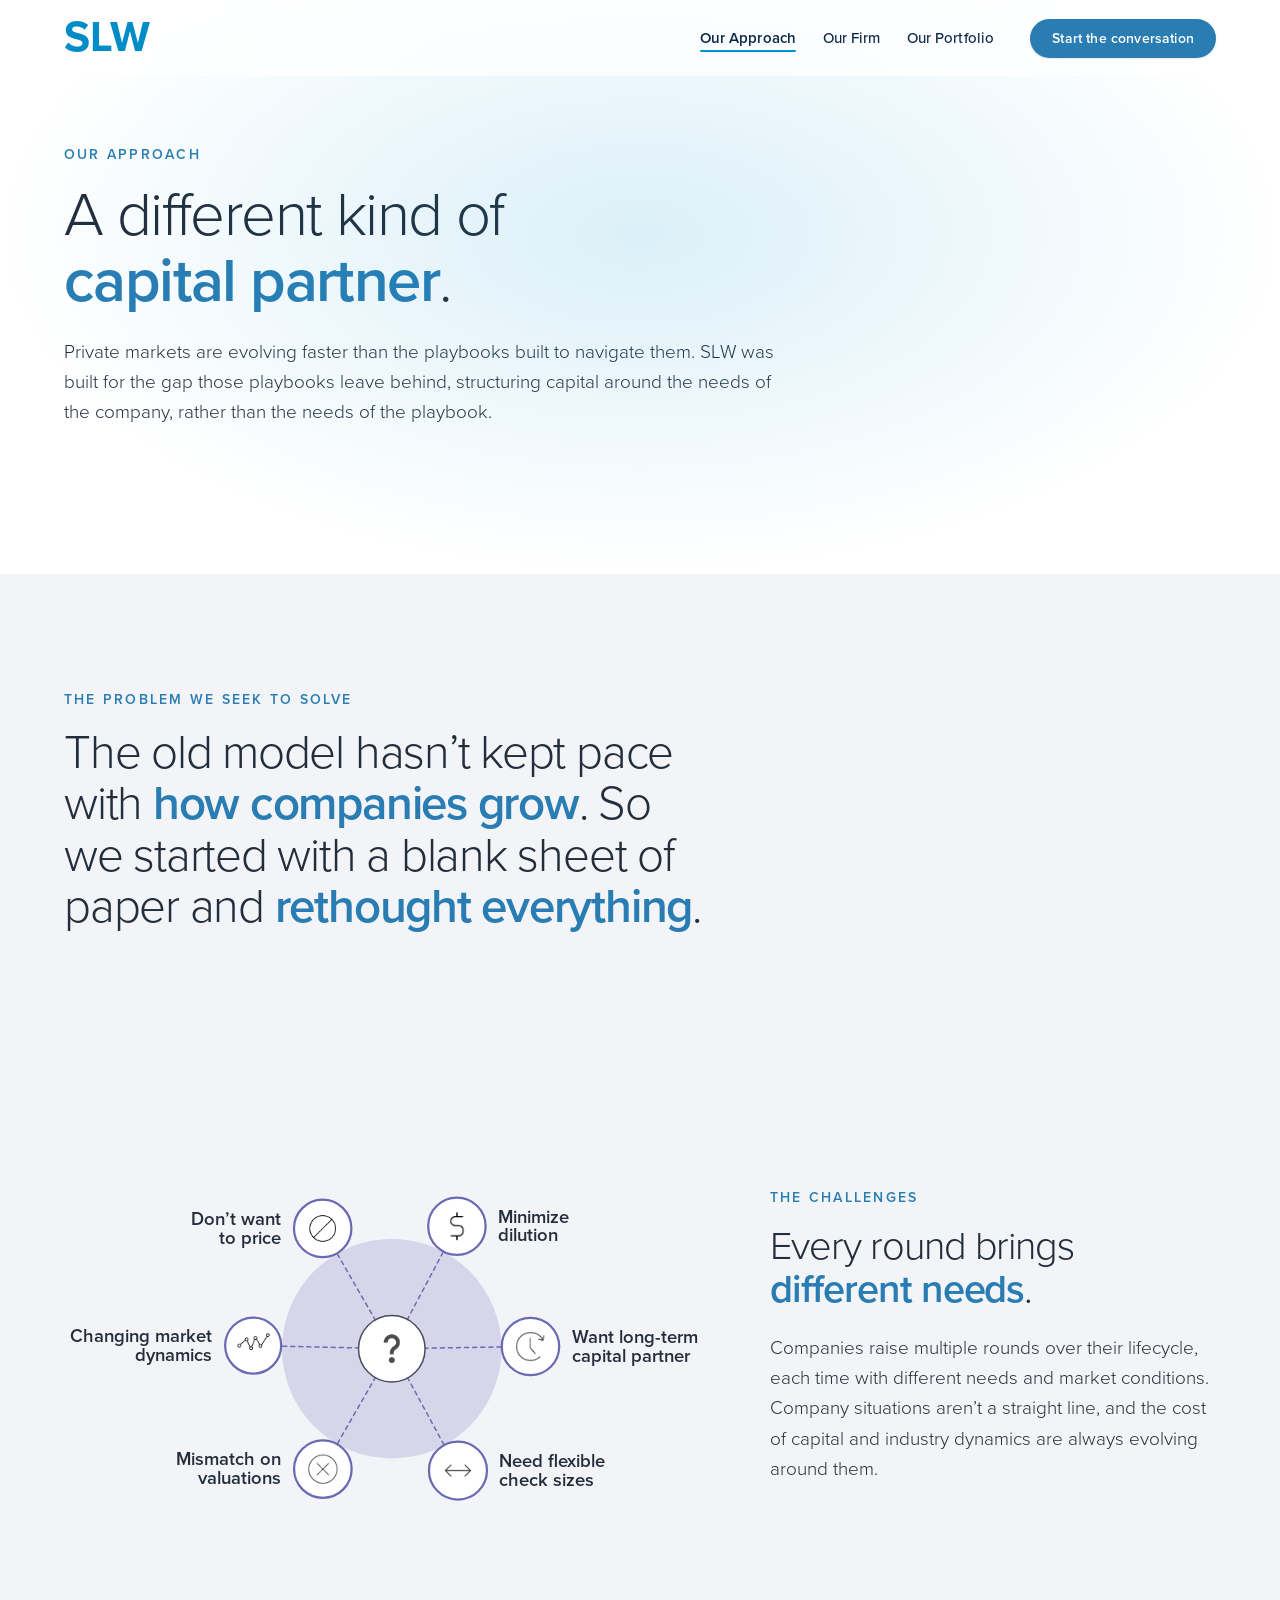
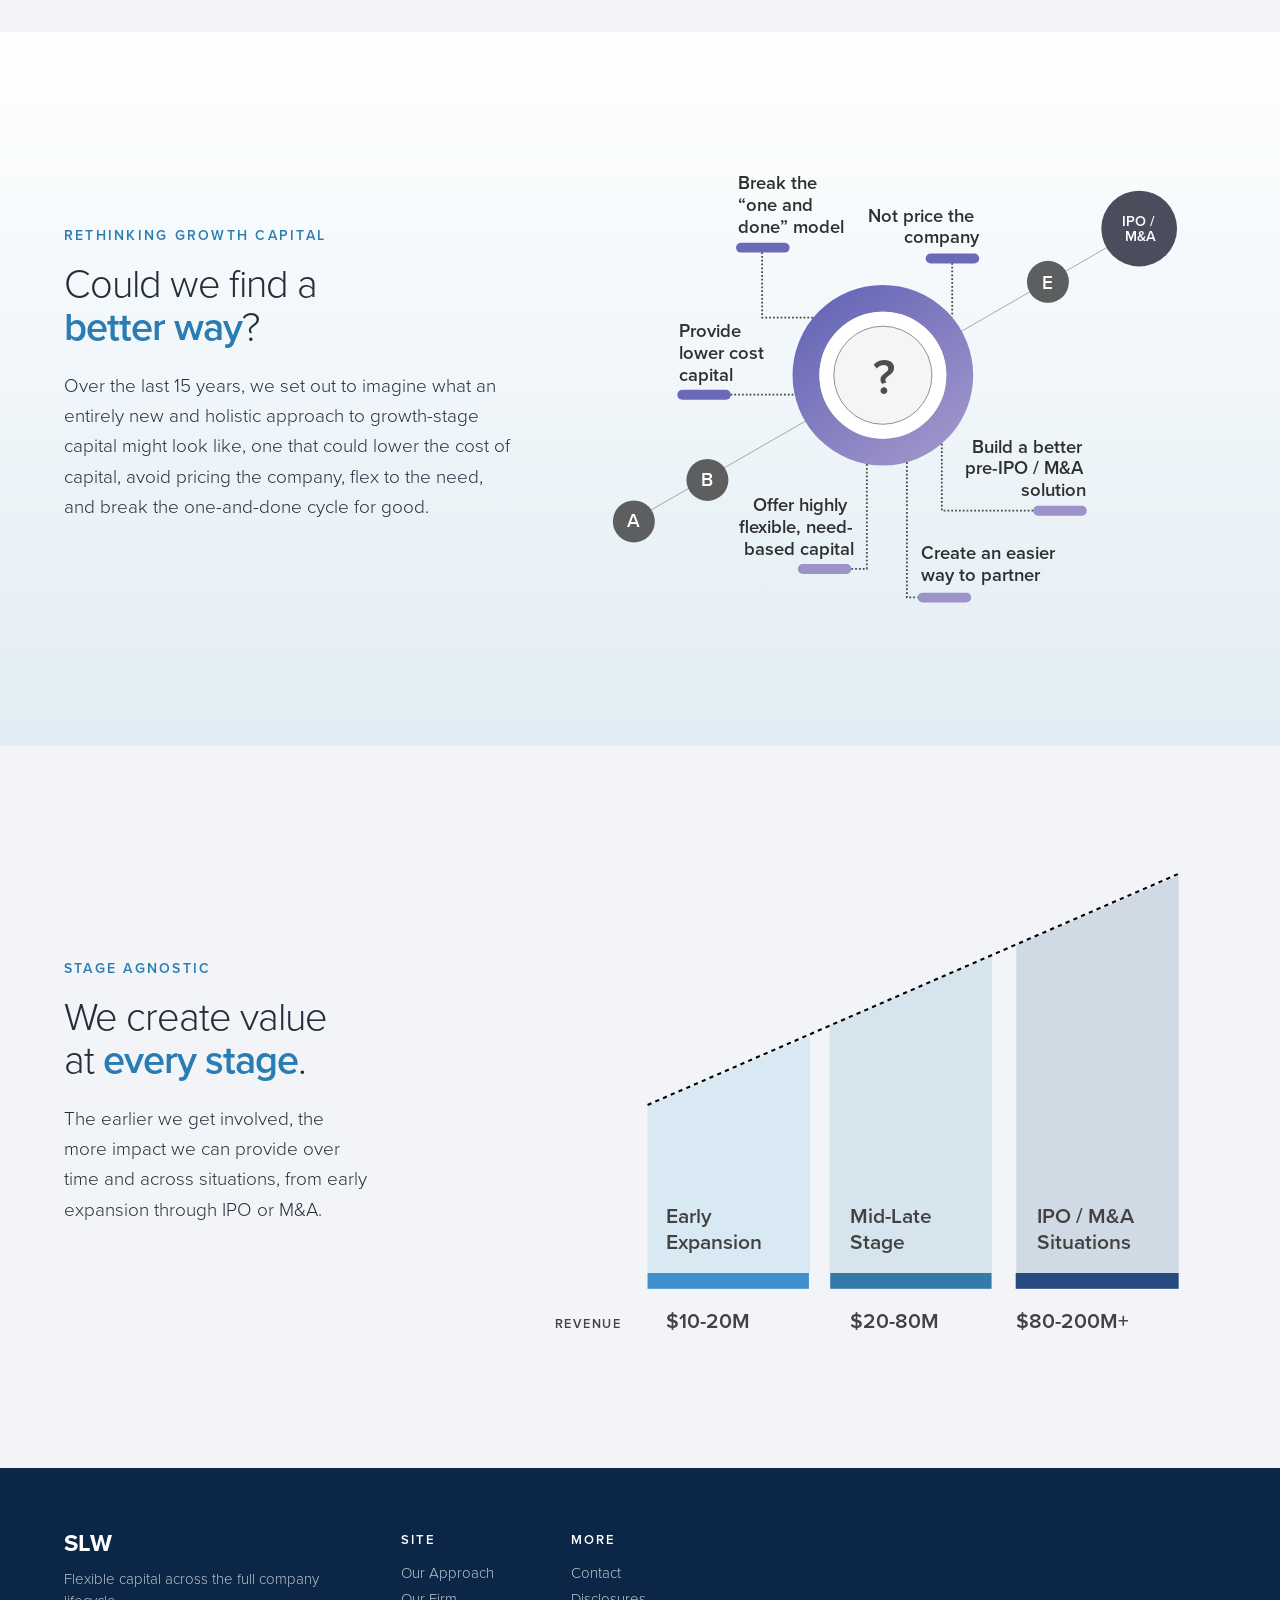
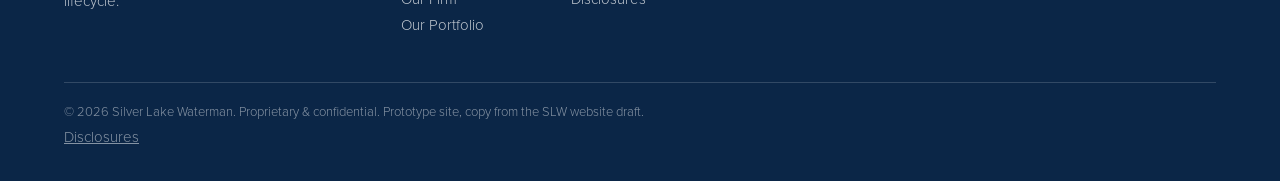
<file: site/our-approach.html>
<!doctype html>
<html lang="en">
<head>
<meta charset="utf-8">
<meta name="viewport" content="width=device-width, initial-scale=1">
<title>SLW, Our Approach</title>
<link rel="stylesheet" href="../styles.css?v=mu5qv2am">
<link rel="stylesheet" href="site.css?v=mu5qv2am">
</head>
<body data-page="our-approach">
<div class="scroll-bar"></div>

<!-- PAGE HERO -->
<section class="section page-hero" data-animate>
  <div class="glow-hero"></div>
  <div class="wrap">
    <p class="kicker rise">Our Approach</p>
    <h1 class="head rise">A different kind of<br><em>capital partner</em>.</h1>
    <p class="lead rise">Private markets are evolving faster than the playbooks built to navigate them. SLW was built for the gap those playbooks leave behind, structuring capital around the needs of the company, rather than the needs of the playbook.</p>
  </div>
</section>

<!-- ============ THE PROBLEM WE SEEK TO SOLVE ============ -->
<section class="section section-tint" data-animate>
  <div class="wrap">
    <p class="kicker rise">The Problem We Seek to Solve</p>
    <h2 class="head rise" style="max-width:24ch">The old model hasn’t kept pace with <em>how companies grow</em>. So we started with a blank sheet of paper and <em>rethought everything</em>.</h2>
  </div>
</section>


<!-- 2 · Challenges -->
<section class="section section-tint" data-animate>
  <div class="wrap split rev split-figwide">
    <div class="figwrap">
      <!-- Slide 11 of the 11.18.25 deck. Satellite angles are the slide's measured
           values (28 / 89.1 / 151.5 / 209.9 / 271.3 / 330.1 degrees); colours,
           stroke weights and type size are converted from the .pptx. Spokes run
           centre-to-centre and are drawn before the discs, so each disc masks the
           end of its own spoke. Satellites sit clear of the purple field. -->
      <svg class="fig hub-fig" viewBox="9.7 -72.7 1110.9 566" role="img"
           aria-label="A company weighing six competing needs at once: not wanting to price a round, minimizing dilution, changing market dynamics, wanting a long-term capital partner, a mismatch on valuations, and needing flexible check sizes">

        <!-- the field the considerations sit in -->
        <circle class="fill-in" cx="577.0" cy="210.6" r="190" fill="#9C93CA" fill-opacity="0.32"/>

        <!-- spokes: hub centre to satellite centre, masked at both ends by the discs -->
        <g class="fade" style="transition-delay:.55s" stroke="#6A6AB3" stroke-width="2.56"
           stroke-dasharray="7 7" stroke-linecap="round" fill="none">
          <line x1="577.0" y1="210.6" x2="689.7" y2="-1.3"/>
          <line x1="577.0" y1="210.6" x2="817.0" y2="206.8"/>
          <line x1="577.0" y1="210.6" x2="691.5" y2="421.5"/>
          <line x1="577.0" y1="210.6" x2="457.7" y2="418.9"/>
          <line x1="577.0" y1="210.6" x2="337.1" y2="205.2"/>
          <line x1="577.0" y1="210.6" x2="457.4" y2="2.5"/>
        </g>

        <!-- the question at the centre -->
        <g class="pop" style="transition-delay:.4s">
          <circle cx="577.0" cy="210.6" r="57.6" fill="#fff" stroke="#4A4D5E" stroke-width="2.56"/>
          <image href="../assets/icons/hub-question.png" x="537.0" y="170.6" width="80" height="80"/>
        </g>

        <!-- the six considerations, clockwise from upper right -->
        <g class="pop" style="transition-delay:.75s">
          <circle cx="689.7" cy="-1.3" r="49.7" fill="#fff" stroke="#6A6AB3" stroke-width="3.85"/>
          <image href="../assets/icons/hub-dollar.png" x="659.2" y="-31.8" width="61" height="61"/>
        </g>
        <g class="fade" style="transition-delay:.75s">
          <text class="hub-lbl" x="761.4" y="-7.55">Minimize</text>
          <text class="hub-lbl" x="761.4" y="24.95">dilution</text>
        </g>
        <g class="pop" style="transition-delay:.9s">
          <circle cx="817.0" cy="206.8" r="49.7" fill="#fff" stroke="#6A6AB3" stroke-width="3.85"/>
          <image href="../assets/icons/hub-long-term.png" x="790.3" y="180.1" width="53.4" height="53.4"/>
        </g>
        <g class="fade" style="transition-delay:.9s">
          <text class="hub-lbl" x="888.7" y="200.55">Want long-term</text>
          <text class="hub-lbl" x="888.7" y="233.05">capital partner</text>
        </g>
        <g class="pop" style="transition-delay:1.05s">
          <circle cx="691.5" cy="421.5" r="50.2" fill="#fff" stroke="#6A6AB3" stroke-width="3.85"/>
          <image href="../assets/icons/hub-two-arrows.png" x="645.0" y="375.0" width="93" height="93"/>
        </g>
        <g class="fade" style="transition-delay:1.05s">
          <text class="hub-lbl" x="763.2" y="415.25">Need flexible</text>
          <text class="hub-lbl" x="763.2" y="447.75">check sizes</text>
        </g>
        <g class="pop" style="transition-delay:1.2s">
          <circle cx="457.7" cy="418.9" r="49.8" fill="#fff" stroke="#6A6AB3" stroke-width="3.85"/>
          <image href="../assets/icons/hub-close.png" x="431.3" y="392.5" width="52.9" height="52.9"/>
        </g>
        <g class="fade" style="transition-delay:1.2s">
          <text class="hub-lbl" x="386.0" y="412.65" text-anchor="end">Mismatch on</text>
          <text class="hub-lbl" x="386.0" y="445.15" text-anchor="end">valuations</text>
        </g>
        <g class="pop" style="transition-delay:1.35s">
          <circle cx="337.1" cy="205.2" r="48.5" fill="#fff" stroke="#6A6AB3" stroke-width="3.85"/>
          <image href="../assets/icons/hub-line-graph.png" x="287.1" y="155.2" width="100" height="100"/>
        </g>
        <g class="fade" style="transition-delay:1.35s">
          <text class="hub-lbl" x="265.4" y="198.95" text-anchor="end">Changing market</text>
          <text class="hub-lbl" x="265.4" y="231.45" text-anchor="end">dynamics</text>
        </g>
        <g class="pop" style="transition-delay:1.5s">
          <circle cx="457.4" cy="2.5" r="49.7" fill="#fff" stroke="#6A6AB3" stroke-width="3.85"/>
          <image href="../assets/icons/hub-forbidden.png" x="434.4" y="-20.5" width="46" height="46"/>
        </g>
        <g class="fade" style="transition-delay:1.5s">
          <text class="hub-lbl" x="385.7" y="-3.75" text-anchor="end">Don&#8217;t want</text>
          <text class="hub-lbl" x="385.7" y="28.75" text-anchor="end">to price</text>
        </g>

      </svg>
    </div>
    <div class="copy">
      <p class="kicker rise">The Challenges</p>
      <h3 class="head rise">Every round brings<br><em>different needs</em>.</h3>
      <p class="lead rise">Companies raise multiple rounds over their lifecycle, each time with different needs and market conditions. Company situations aren’t a straight line, and the cost of capital and industry dynamics are always evolving around them.</p>
    </div>
  </div>
</section>


<!-- 4 · Rethinking Growth Capital -->
<section class="section section-mist" data-animate>
  <div class="wrap split split-figwide-end">
    <div class="copy">
      <p class="kicker rise">Rethinking Growth Capital</p>
      <h3 class="head rise">Could we find a<br><em>better way</em>?</h3>
      <p class="lead rise">Over the last 15 years, we set out to imagine what an entirely new and holistic approach to growth-stage capital might look like, one that could lower the cost of capital, avoid pricing the company, flex to the need, and break the one-and-done cycle for good.</p>
    </div>
    <div class="figwrap">
      <!-- Rebuilt from the graphic on slw.vc (img/cwfwt.png, 1225x913). Every
           centre, radius, colour, baseline, bar and dash below is measured off
           that image, so the viewBox unit is one pixel of the original. -->
      <svg class="fig cwfw-fig" viewBox="-63.9 -57.8 1361.1 1014.4" role="img"
           aria-label="A company at the centre of six questions SLW set out to answer: break the one-and-done model, not price the company, provide lower cost capital, build a better pre-IPO or M&amp;A solution, offer highly flexible need-based capital, and create an easier way to partner, plotted against a funding path running from round A through B and E to IPO or M&amp;A">
        <defs>
          <linearGradient id="cwfwRing" gradientUnits="userSpaceOnUse"
              x1="473.1" y1="273.1" x2="708.9" y2="574.9">
            <stop offset="0" stop-color="#6969B8"/><stop offset="1" stop-color="#9D93CA"/>
          </linearGradient>
        </defs>

        <!-- the funding path: one straight line through every round marker -->
        <line class="draw" style="--len:1240;--dur-draw:1100ms" x1="63" y1="730.88" x2="1134.5" y2="113.77" stroke="#555555" stroke-width="1.02"/>

        <!-- the question at the centre -->
        <g class="pop" style="transition-delay:1.50s">
          <circle cx="591" cy="424" r="163" fill="none" stroke="url(#cwfwRing)" stroke-width="57"/>
          <circle cx="591" cy="424" r="134.5" fill="#fff"/>
          <circle cx="591" cy="424" r="104" fill="#F5F5F5" stroke="#4A4D5E" stroke-width="1.3"/>
          <text class="cwfw-q" x="593" y="461" text-anchor="middle">?</text>
        </g>

        <!-- round markers -->
        <g class="pop" style="transition-delay:0.55s">
          <circle cx="63" cy="734" r="44.5" fill="#5D5E60"/>
          <text class="cwfw-round" x="62.5" y="746.5" text-anchor="middle">A</text>
        </g>
        <g class="pop" style="transition-delay:0.75s">
          <circle cx="219" cy="646" r="44.5" fill="#5D5E60"/>
          <text class="cwfw-round" x="219" y="659.5" text-anchor="middle">B</text>
        </g>
        <g class="pop" style="transition-delay:0.95s">
          <circle cx="941" cy="226" r="44.5" fill="#5D5E60"/>
          <text class="cwfw-round" x="939.5" y="240.5" text-anchor="middle">E</text>
        </g>
        <g class="pop" style="transition-delay:1.15s">
          <circle cx="1134.5" cy="113" r="80.3" fill="#4B4D5D"/>
          <text class="cwfw-round cwfw-round-sm" x="1133.6" y="108.5" text-anchor="middle">IPO /</text>
          <text class="cwfw-round cwfw-round-sm" x="1137.8" y="139.5" text-anchor="middle">M&amp;A</text>
        </g>

        <!-- each leader now arrives with the answer it belongs to -->
        <!-- the six answers -->
        <path class="fade" style="transition-delay:1.90s" d="M335 163 V302 H443.4" fill="none" stroke="#444444" stroke-width="3.8" stroke-dasharray="3.7 4.4"/>
        <g class="fade" style="transition-delay:2.03s">
          <rect x="279.75" y="143" width="113.5" height="21" rx="10.5" fill="#6A6AB9"/>
          <text class="cwfw-lbl" x="283.3" y="29.68">Break the</text>
          <text class="cwfw-lbl" x="283.3" y="76.5">“one and</text>
          <text class="cwfw-lbl" x="283.3" y="123.32">done” model</text>
        </g>
        <path class="fade" style="transition-delay:2.14s" d="M738 186 V300.1" fill="none" stroke="#444444" stroke-width="3.8" stroke-dasharray="3.7 4.4"/>
        <g class="fade" style="transition-delay:2.27s">
          <rect x="681.75" y="166" width="113.5" height="21" rx="10.5" fill="#6A6AB9"/>
          <text class="cwfw-lbl" x="784.9" y="98.11" text-anchor="end">Not price the</text>
          <text class="cwfw-lbl" x="793.9" y="144.39" text-anchor="end">company</text>
        </g>
        <path class="fade" style="transition-delay:2.38s" d="M268 465 H403.7" fill="none" stroke="#444444" stroke-width="3.8" stroke-dasharray="3.7 4.4"/>
        <g class="fade" style="transition-delay:2.51s">
          <rect x="155.25" y="455" width="113.5" height="21" rx="10.5" fill="#6A6AB9"/>
          <text class="cwfw-lbl" x="159.3" y="343.2">Provide</text>
          <text class="cwfw-lbl" x="159.3" y="389.48">lower cost</text>
          <text class="cwfw-lbl" x="159.3" y="436.3">capital</text>
        </g>
        <path class="fade" style="transition-delay:2.62s" d="M716 569.1 V711 H911" fill="none" stroke="#444444" stroke-width="3.8" stroke-dasharray="3.7 4.4"/>
        <g class="fade" style="transition-delay:2.75s">
          <rect x="909.75" y="701" width="113.5" height="21" rx="10.5" fill="#9C93CA"/>
          <text class="cwfw-lbl" x="1013.7" y="589.79" text-anchor="end">Build a better</text>
          <text class="cwfw-lbl" x="1014.7" y="634.43" text-anchor="end">pre-IPO / M&amp;A</text>
          <text class="cwfw-lbl" x="1022.7" y="680.71" text-anchor="end">solution</text>
        </g>
        <path class="fade" style="transition-delay:2.86s" d="M557 612.5 V834.5 H523" fill="none" stroke="#444444" stroke-width="3.8" stroke-dasharray="3.7 4.4"/>
        <g class="fade" style="transition-delay:2.99s">
          <rect x="410.75" y="824.5" width="113.5" height="21" rx="10.5" fill="#9C93CA"/>
          <text class="cwfw-lbl" x="415.8" y="712.22" text-anchor="middle">Offer highly</text>
          <text class="cwfw-lbl" x="407.3" y="758.5" text-anchor="middle">flexible, need-</text>
          <text class="cwfw-lbl" x="413.3" y="804.78" text-anchor="middle">based capital</text>
        </g>
        <path class="fade" style="transition-delay:3.10s" d="M642 608.6 V895 H665" fill="none" stroke="#444444" stroke-width="3.8" stroke-dasharray="3.7 4.4"/>
        <g class="fade" style="transition-delay:3.23s">
          <rect x="664.75" y="885" width="113.5" height="21" rx="10.5" fill="#9C93CA"/>
          <text class="cwfw-lbl" x="672.3" y="814.09">Create an easier</text>
          <text class="cwfw-lbl" x="672.3" y="860.91">way to partner</text>
        </g>
      </svg>
    </div>
  </div>
</section>

<!-- ============ HOW SLW ANSWERS ============ -->

<!-- Every stage -->
<section class="section section-tint" data-animate>
  <div class="wrap split split-figwide-end" style="--copy-col:.655fr;--fig-col:1.345fr">
    <div class="copy">
      <p class="kicker rise">Stage Agnostic</p>
      <h3 class="head rise">We create value<br>at <em>every stage</em>.</h3>
      <p class="lead lead-balanced rise">The earlier we get involved, the more impact we can provide over time and across situations, from early expansion through IPO or M&amp;A.</p>
    </div>
    <div class="figwrap">
      <!-- Slide 20 of the 2.4.25 deck. Column shapes, fills, the dashed growth
           line, the foot bars and every type size come straight out of the .pptx,
           converted at 9525 EMU per unit, so a viewBox unit is a slide pixel.
           The one change: everything above the foot bars is squashed to 75% of
           the slide's height, to keep the figure from towering over its column.
           Widths, colours, type and the labels' distance from the bars are the
           deck's own. See _diff/stage-measurements.md. -->
      <svg class="fig stage-fig" viewBox="134.43 666.87 925.49 615.1" role="img"
           aria-label="Revenue rising across three stages: early expansion at 10 to 20 million dollars, mid-late stage at 20 to 80 million, and IPO or M&amp;A situations at 80 to 200 million and above. A dashed line traces the growth across all three.">

        <!-- Built one stage at a time, early to IPO: each stage lays its foot bar,
             fills its column, then names itself and its revenue band, and only
             once all three are standing does the growth line run across them. -->
        <text class="stage-rev fade" style="transition-delay:0.10s" x="224.09" y="1257.73">REVENUE</text>

        <!-- 1 · early expansion -->
        <rect class="fill-in" style="--dur-draw:380ms;transition-delay:0.15s" x="341.29" y="1188.01" width="204.13" height="20" fill="#4091CB"/>
        <path class="fill-in" style="--dur-draw:650ms;transition-delay:0.32s" d="M546.75 888.53 L341.29 976.62 L341.29 1188.01 L546.75 1188.01 Z" fill="#0093D0" fill-opacity="0.10937"/>
        <g class="fade" style="transition-delay:0.70s">
          <text class="stage-lbl" x="364.05" y="1125.23">Early</text>
          <text class="stage-lbl" x="364.05" y="1157.23">Expansion</text>
          <text class="stage-lbl" x="364.05" y="1257.73">$10-20M</text>
        </g>

        <!-- 2 · mid-late stage -->
        <rect class="fill-in" style="--dur-draw:380ms;transition-delay:0.95s" x="572.32" y="1188.01" width="204.13" height="20" fill="#3579AA"/>
        <path class="fill-in" style="--dur-draw:650ms;transition-delay:1.12s" d="M777.11 786.41 L571.65 874.5 L571.65 1188.01 L777.11 1188.01 Z" fill="#297DB3" fill-opacity="0.13687"/>
        <g class="fade" style="transition-delay:1.50s">
          <text class="stage-lbl" x="597.92" y="1125.23">Mid-Late</text>
          <text class="stage-lbl" x="597.92" y="1157.23">Stage</text>
          <text class="stage-lbl" x="597.92" y="1257.73">$20-80M</text>
        </g>

        <!-- 3 · IPO / M&A situations -->
        <rect class="fill-in" style="--dur-draw:380ms;transition-delay:1.75s" x="806.99" y="1188.01" width="206.13" height="20" fill="#274B81"/>
        <path class="fill-in" style="--dur-draw:650ms;transition-delay:1.92s" d="M1013.12 685.13 L807.66 773.22 L807.66 1188.01 L1013.12 1188.01 Z" fill="#194C85" fill-opacity="0.15583"/>
        <g class="fade" style="transition-delay:2.30s">
          <text class="stage-lbl" x="833.67" y="1125.23">IPO / M&amp;A</text>
          <text class="stage-lbl" x="833.67" y="1157.23">Situations</text>
          <text class="stage-lbl" x="806.99" y="1257.73">$80-200M+</text>
        </g>

        <!-- the growth line last, tying the three together -->
        <line class="fade" style="transition-delay:2.65s" x1="341.29" y1="975.44" x2="1013.22" y2="682.99"
              stroke="#000" stroke-width="2.67" stroke-dasharray="5.34 5.34"/>
      </svg>
    </div>
  </div>
</section>


<script src="site.js?v=mu5qv2am"></script>
</body>
</html>
</file>
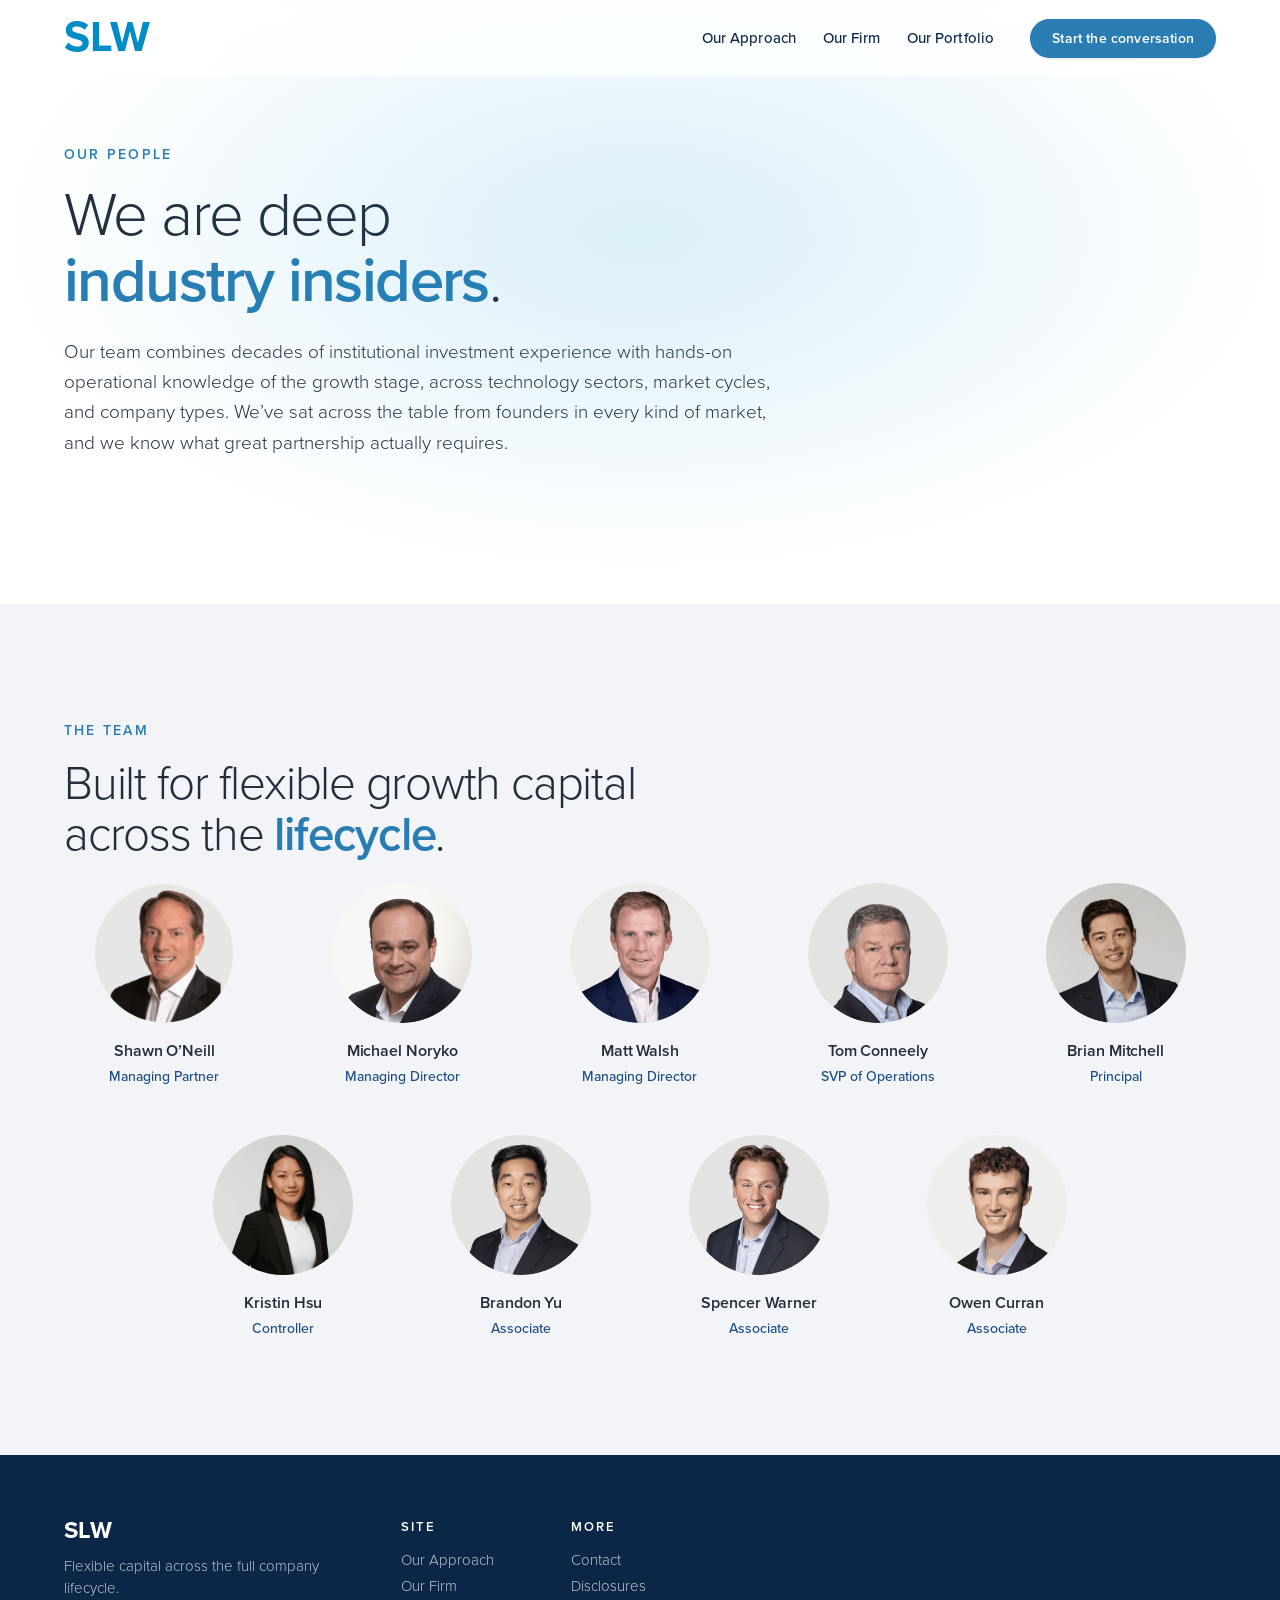
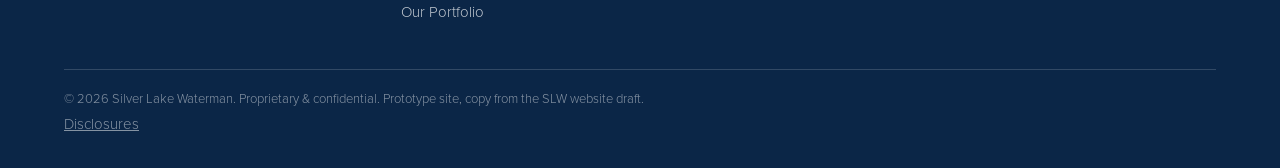
<file: site/people.html>
<!doctype html>
<html lang="en">
<head>
<meta charset="utf-8">
<meta name="viewport" content="width=device-width, initial-scale=1">
<title>SLW, Our People</title>
<link rel="stylesheet" href="../styles.css?v=mu5qv2am">
<link rel="stylesheet" href="site.css?v=mu5qv2am">
</head>
<body data-page="people">
<div class="scroll-bar"></div>

<section class="section page-hero" data-animate>
  <div class="glow-hero"></div>
  <div class="wrap">
    <p class="kicker rise">Our People</p>
    <h1 class="head rise" style="max-width:20ch">We are deep<br><em>industry insiders</em>.</h1>
    <p class="lead rise">Our team combines decades of institutional investment experience with hands-on operational knowledge of the growth stage, across technology sectors, market cycles, and company types. We’ve sat across the table from founders in every kind of market, and we know what great partnership actually requires.</p>
  </div>
</section>

<section class="section section-tint" data-animate>
  <div class="wrap">
    <p class="kicker rise">The Team</p>
        <h2 class="head rise">Built for flexible growth capital<br>across the <em>lifecycle</em>.</h2>

      <div class="people rise">
      <button class="person" type="button" data-bio="bio-shawn" aria-haspopup="dialog">
        <span class="avatar"><img src="../assets/people/shawn.png" alt=""></span>
        <span class="pn">Shawn O’Neill</span>
        <span class="pr">Managing Partner</span>
      </button>
      <button class="person" type="button" data-bio="bio-michael" aria-haspopup="dialog">
        <span class="avatar"><img src="../assets/people/michael.png" alt=""></span>
        <span class="pn">Michael Noryko</span>
        <span class="pr">Managing Director</span>
      </button>
      <button class="person" type="button" data-bio="bio-matt" aria-haspopup="dialog">
        <span class="avatar"><img src="../assets/people/matt.png" alt=""></span>
        <span class="pn">Matt Walsh</span>
        <span class="pr">Managing Director</span>
      </button>
      <button class="person" type="button" data-bio="bio-tom" aria-haspopup="dialog">
        <span class="avatar"><img src="../assets/people/tom.png" alt=""></span>
        <span class="pn">Tom Conneely</span>
        <span class="pr">SVP of Operations</span>
      </button>
      <button class="person" type="button" data-bio="bio-brian" aria-haspopup="dialog">
        <span class="avatar"><img src="../assets/people/brian.png" alt=""></span>
        <span class="pn">Brian Mitchell</span>
        <span class="pr">Principal</span>
      </button>
      <button class="person" type="button" data-bio="bio-kristin" aria-haspopup="dialog">
        <span class="avatar"><img src="../assets/people/kristin.png" alt=""></span>
        <span class="pn">Kristin Hsu</span>
        <span class="pr">Controller</span>
      </button>
      <button class="person" type="button" data-bio="bio-brandon" aria-haspopup="dialog">
        <span class="avatar"><img src="../assets/people/brandon.png" alt=""></span>
        <span class="pn">Brandon Yu</span>
        <span class="pr">Associate</span>
      </button>
      <button class="person" type="button" data-bio="bio-spencer" aria-haspopup="dialog">
        <span class="avatar"><img src="../assets/people/spencer.png" alt=""></span>
        <span class="pn">Spencer Warner</span>
        <span class="pr">Associate</span>
      </button>
      <button class="person" type="button" data-bio="bio-owen" aria-haspopup="dialog">
        <span class="avatar"><img src="../assets/people/owen.png" alt=""></span>
        <span class="pn">Owen Curran</span>
        <span class="pr">Associate</span>
      </button>
    </div>
  </div>
</section>

<!-- bios, as slw.vc serves them behind a click on each face -->
  <dialog class="bio" id="bio-shawn" aria-label="Shawn O’Neill">
    <button class="bio-x" type="button" aria-label="Close">&#215;</button>
    <div class="bio-head">
      <img src="../assets/people/shawn.png" alt="">
      <div>
        <h3>Shawn O’Neill</h3>
        <p class="bio-role">Managing Partner</p>
        <a class="bio-li" href="https://www.linkedin.com/in/shawnkoneill/" target="_blank" rel="noopener noreferrer">
          <svg width="15" height="15" viewBox="0 0 24 24" fill="currentColor" aria-hidden="true"><path d="M4.98 3.5a2.5 2.5 0 1 1 0 5 2.5 2.5 0 0 1 0-5zM2.4 21.5h5.16V9.3H2.4v12.2zM9.9 9.3h4.95v1.67h.07c.69-1.24 2.37-2.55 4.88-2.55 5.22 0 6.18 3.3 6.18 7.58v7.5h-5.15v-6.65c0-1.59-.03-3.63-2.28-3.63-2.29 0-2.64 1.73-2.64 3.51v6.77H9.9V9.3z"/></svg>
          LinkedIn</a>
      </div>
    </div>
    <p>Shawn O’Neill has over three decades of experience in the technology sector, where he has gained expertise in navigating the diverse and complex challenges faced by rapidly growing tech companies. He is the Managing Partner of SLW, a strategy he founded within Silver Lake in 2011. Shawn focuses on helping companies succeed by guiding them through critical inflection points, which include assisting with financing strategies, growth initiatives, scaling operations, and adapting to market shifts.</p>
    <p>Drawing on deep industry knowledge and informed judgment built over his years as an investment banker, CFO, and investor, Shawn has earned the trust of CEOs who rely on his expertise and integrity for business-shaping decisions. His extensive network of respected relationships within and beyond the technology industry allows him to connect companies with the right resources, partners, and opportunities to drive meaningful growth.</p>
    <p>Shawn remains a Senior Advisor at Silver Lake. Before founding SLW, Shawn launched Bandon Partners, a boutique investment bank, and served as CFO for two venture-backed technology companies. Earlier in his career, he was an investment banker with Morgan Stanley, DMG Technology Group, and Lehman Brothers—advising category-shaping companies.</p>
    <p>Shawn holds a B.B.A. with honors from the University of Texas and serves on the Dean’s Advisory Board of the McCombs School of Business.</p>
  </dialog>
  <dialog class="bio" id="bio-michael" aria-label="Michael Noryko">
    <button class="bio-x" type="button" aria-label="Close">&#215;</button>
    <div class="bio-head">
      <img src="../assets/people/michael.png" alt="">
      <div>
        <h3>Michael Noryko</h3>
        <p class="bio-role">Managing Director</p>
        <a class="bio-li" href="https://www.linkedin.com/in/mike-noryko-9b474362/" target="_blank" rel="noopener noreferrer">
          <svg width="15" height="15" viewBox="0 0 24 24" fill="currentColor" aria-hidden="true"><path d="M4.98 3.5a2.5 2.5 0 1 1 0 5 2.5 2.5 0 0 1 0-5zM2.4 21.5h5.16V9.3H2.4v12.2zM9.9 9.3h4.95v1.67h.07c.69-1.24 2.37-2.55 4.88-2.55 5.22 0 6.18 3.3 6.18 7.58v7.5h-5.15v-6.65c0-1.59-.03-3.63-2.28-3.63-2.29 0-2.64 1.73-2.64 3.51v6.77H9.9V9.3z"/></svg>
          LinkedIn</a>
      </div>
    </div>
    <p>Mike Noryko is a seasoned growth investor with a deep understanding of the technology shaping the industry. As a Managing Director at SLW, he leverages his market expertise and network to help companies scale and succeed. With two decades of experience in high-growth technology investments, Mike brings a unique perspective from his buy-side expertise and deep industry insight.</p>
    <p>Before joining SLW nearly a decade ago, Mike spent 10 years as a public technology investor, including roles at Citadel and Andor Capital Management, where he led investments in many of the early SaaS IPOs. This experience enables him to help founders anticipate industry shifts, overcome challenges, and position their companies for long-term success.</p>
    <p>More than an investor, Mike is a trusted partner and connector, providing founders access to strategic relationships, resources, and market insights. He is committed to helping companies secure the right financial structures to drive transformation and create lasting value.</p>
    <p>Mike attended UC Berkeley, where he played NCAA Division I water polo and graduated from the Haas School of Business.</p>
  </dialog>
  <dialog class="bio" id="bio-matt" aria-label="Matt Walsh">
    <button class="bio-x" type="button" aria-label="Close">&#215;</button>
    <div class="bio-head">
      <img src="../assets/people/matt.png" alt="">
      <div>
        <h3>Matt Walsh</h3>
        <p class="bio-role">Managing Director</p>
        <a class="bio-li" href="https://www.linkedin.com/in/matthew-walsh-75bb5b2/" target="_blank" rel="noopener noreferrer">
          <svg width="15" height="15" viewBox="0 0 24 24" fill="currentColor" aria-hidden="true"><path d="M4.98 3.5a2.5 2.5 0 1 1 0 5 2.5 2.5 0 0 1 0-5zM2.4 21.5h5.16V9.3H2.4v12.2zM9.9 9.3h4.95v1.67h.07c.69-1.24 2.37-2.55 4.88-2.55 5.22 0 6.18 3.3 6.18 7.58v7.5h-5.15v-6.65c0-1.59-.03-3.63-2.28-3.63-2.29 0-2.64 1.73-2.64 3.51v6.77H9.9V9.3z"/></svg>
          LinkedIn</a>
      </div>
    </div>
    <p>Matt Walsh brings 25 years of experience advising technology companies through some of the most high-profile IPOs and transformative transactions of the past two decades. His expertise in the technology industry and capital markets has established him as a trusted advisor to CEOs and CFOs, guiding them through pivotal moments in their companies’ growth and evolution.</p>
    <p>As a Managing Director at SLW, Matt utilizes his extensive experience to identify investment opportunities and partner with management teams. His strategic insight and expertise are invaluable in helping companies achieve long-term success and optimize their outcomes.</p>
    <p>Prior to joining Silver Lake, Matt spent over two decades as an investment banker, recently holding senior leadership positions at Credit Suisse and BofA Merrill Lynch, where he advised top technology executives.</p>
  </dialog>
  <dialog class="bio" id="bio-tom" aria-label="Tom Conneely">
    <button class="bio-x" type="button" aria-label="Close">&#215;</button>
    <div class="bio-head">
      <img src="../assets/people/tom.png" alt="">
      <div>
        <h3>Tom Conneely</h3>
        <p class="bio-role">SVP of Operations</p>
        <a class="bio-li" href="https://www.linkedin.com/in/thomas-conneely-a148/" target="_blank" rel="noopener noreferrer">
          <svg width="15" height="15" viewBox="0 0 24 24" fill="currentColor" aria-hidden="true"><path d="M4.98 3.5a2.5 2.5 0 1 1 0 5 2.5 2.5 0 0 1 0-5zM2.4 21.5h5.16V9.3H2.4v12.2zM9.9 9.3h4.95v1.67h.07c.69-1.24 2.37-2.55 4.88-2.55 5.22 0 6.18 3.3 6.18 7.58v7.5h-5.15v-6.65c0-1.59-.03-3.63-2.28-3.63-2.29 0-2.64 1.73-2.64 3.51v6.77H9.9V9.3z"/></svg>
          LinkedIn</a>
      </div>
    </div>
    <p>Tom Conneely is Senior Vice President and Chief Compliance Officer of SLW, where he is responsible for overseeing the execution of all investments, portfolio management, and compliance. He is an industry veteran with over 28 years of fund operations experience.</p>
    <p>Before joining Silver Lake in 2012, he spent 16 years at Lighthouse Capital Partners, responsible for contract management, process infrastructure, compliance, and risk management for over $1.6 billion in invested capital.</p>
  </dialog>
  <dialog class="bio" id="bio-brian" aria-label="Brian Mitchell">
    <button class="bio-x" type="button" aria-label="Close">&#215;</button>
    <div class="bio-head">
      <img src="../assets/people/brian.png" alt="">
      <div>
        <h3>Brian Mitchell</h3>
        <p class="bio-role">Principal</p>
        <a class="bio-li" href="https://www.linkedin.com/in/brianmitchell222/" target="_blank" rel="noopener noreferrer">
          <svg width="15" height="15" viewBox="0 0 24 24" fill="currentColor" aria-hidden="true"><path d="M4.98 3.5a2.5 2.5 0 1 1 0 5 2.5 2.5 0 0 1 0-5zM2.4 21.5h5.16V9.3H2.4v12.2zM9.9 9.3h4.95v1.67h.07c.69-1.24 2.37-2.55 4.88-2.55 5.22 0 6.18 3.3 6.18 7.58v7.5h-5.15v-6.65c0-1.59-.03-3.63-2.28-3.63-2.29 0-2.64 1.73-2.64 3.51v6.77H9.9V9.3z"/></svg>
          LinkedIn</a>
      </div>
    </div>
    <p>Brian Mitchell is a Principal at SLW, where he is responsible for identifying new opportunities and executing our investments. Since joining SLW in 2016, he has worked on a broad range of investments and worked closely with management teams, providing valuable external resources in subjects ranging from financial planning to M&amp;A. Before joining Silver Lake, Brian worked at Deloitte’s Financial Advisory Services group, providing consulting and valuation services to clients in the technology and telecommunications sectors.</p>
    <p>Brian earned a B.A. in Economics from the University of California, Berkeley, and is a licensed CPA (inactive status).</p>
  </dialog>
  <dialog class="bio" id="bio-kristin" aria-label="Kristin Hsu">
    <button class="bio-x" type="button" aria-label="Close">&#215;</button>
    <div class="bio-head">
      <img src="../assets/people/kristin.png" alt="">
      <div>
        <h3>Kristin Hsu</h3>
        <p class="bio-role">Controller</p>
        <a class="bio-li" href="https://www.linkedin.com/in/kristin-hsu/" target="_blank" rel="noopener noreferrer">
          <svg width="15" height="15" viewBox="0 0 24 24" fill="currentColor" aria-hidden="true"><path d="M4.98 3.5a2.5 2.5 0 1 1 0 5 2.5 2.5 0 0 1 0-5zM2.4 21.5h5.16V9.3H2.4v12.2zM9.9 9.3h4.95v1.67h.07c.69-1.24 2.37-2.55 4.88-2.55 5.22 0 6.18 3.3 6.18 7.58v7.5h-5.15v-6.65c0-1.59-.03-3.63-2.28-3.63-2.29 0-2.64 1.73-2.64 3.51v6.77H9.9V9.3z"/></svg>
          LinkedIn</a>
      </div>
    </div>
    <p>Kristin Hsu is the Controller at SLW, a role she has held for 4 years. Before joining Silver Lake in 2021, she was at Symphony Technology Group, managing fund accounting and tax compliance and assisting with treasury and finance operations. Kristin began her career in public accounting, providing partnership attest and tax services.</p>
    <p>Kristin is a Certified Public Accountant and graduated with honors from the University of California, Irvine with a B.A. in Business Economics and a minor in Accounting.</p>
  </dialog>
  <dialog class="bio" id="bio-brandon" aria-label="Brandon Yu">
    <button class="bio-x" type="button" aria-label="Close">&#215;</button>
    <div class="bio-head">
      <img src="../assets/people/brandon.png" alt="">
      <div>
        <h3>Brandon Yu</h3>
        <p class="bio-role">Associate</p>
        <a class="bio-li" href="https://www.linkedin.com/in/brandon-a-yu/" target="_blank" rel="noopener noreferrer">
          <svg width="15" height="15" viewBox="0 0 24 24" fill="currentColor" aria-hidden="true"><path d="M4.98 3.5a2.5 2.5 0 1 1 0 5 2.5 2.5 0 0 1 0-5zM2.4 21.5h5.16V9.3H2.4v12.2zM9.9 9.3h4.95v1.67h.07c.69-1.24 2.37-2.55 4.88-2.55 5.22 0 6.18 3.3 6.18 7.58v7.5h-5.15v-6.65c0-1.59-.03-3.63-2.28-3.63-2.29 0-2.64 1.73-2.64 3.51v6.77H9.9V9.3z"/></svg>
          LinkedIn</a>
      </div>
    </div>
    <p>Brandon Yu is an Associate at SLW. Previously, he worked as a Consultant at Deloitte’s M&amp;A practice, providing strategy and operations consulting services to M&amp;A clients in the technology and healthcare industries. Brandon graduated from the Haas School of Business at the University of California, Berkeley, with a B.S. in Business Administration and a B.A. in Linguistics.</p>
  </dialog>
  <dialog class="bio" id="bio-spencer" aria-label="Spencer Warner">
    <button class="bio-x" type="button" aria-label="Close">&#215;</button>
    <div class="bio-head">
      <img src="../assets/people/spencer.png" alt="">
      <div>
        <h3>Spencer Warner</h3>
        <p class="bio-role">Associate</p>
        <a class="bio-li" href="https://www.linkedin.com/in/spencer-warner-86ba93172/" target="_blank" rel="noopener noreferrer">
          <svg width="15" height="15" viewBox="0 0 24 24" fill="currentColor" aria-hidden="true"><path d="M4.98 3.5a2.5 2.5 0 1 1 0 5 2.5 2.5 0 0 1 0-5zM2.4 21.5h5.16V9.3H2.4v12.2zM9.9 9.3h4.95v1.67h.07c.69-1.24 2.37-2.55 4.88-2.55 5.22 0 6.18 3.3 6.18 7.58v7.5h-5.15v-6.65c0-1.59-.03-3.63-2.28-3.63-2.29 0-2.64 1.73-2.64 3.51v6.77H9.9V9.3z"/></svg>
          LinkedIn</a>
      </div>
    </div>
    <p>Spencer Warner is an Associate at SLW. Previously, he worked in PwC’s Deals practice as a consultant for M&amp;A clients in the technology industry. Spencer graduated from UCLA with a B.A. in Economics and a minor in Entrepreneurship from the Anderson School of Management.</p>
  </dialog>
  <dialog class="bio" id="bio-owen" aria-label="Owen Curran">
    <button class="bio-x" type="button" aria-label="Close">&#215;</button>
    <div class="bio-head">
      <img src="../assets/people/owen.png" alt="">
      <div>
        <h3>Owen Curran</h3>
        <p class="bio-role">Associate</p>
        <a class="bio-li" href="https://www.linkedin.com/in/owencurran/" target="_blank" rel="noopener noreferrer">
          <svg width="15" height="15" viewBox="0 0 24 24" fill="currentColor" aria-hidden="true"><path d="M4.98 3.5a2.5 2.5 0 1 1 0 5 2.5 2.5 0 0 1 0-5zM2.4 21.5h5.16V9.3H2.4v12.2zM9.9 9.3h4.95v1.67h.07c.69-1.24 2.37-2.55 4.88-2.55 5.22 0 6.18 3.3 6.18 7.58v7.5h-5.15v-6.65c0-1.59-.03-3.63-2.28-3.63-2.29 0-2.64 1.73-2.64 3.51v6.77H9.9V9.3z"/></svg>
          LinkedIn</a>
      </div>
    </div>
    <p>Owen Curran is an Associate at SLW. Previously, he worked as an Analyst at Bay Hills Capital supporting due diligence on new investment opportunities and other fund operations. Owen graduated from the College of Business Administration at Loyola Marymount University with a B.B.A in Finance.</p>
  </dialog>

<script src="site.js?v=mu5qv2am"></script>
</body>
</html>
</file>
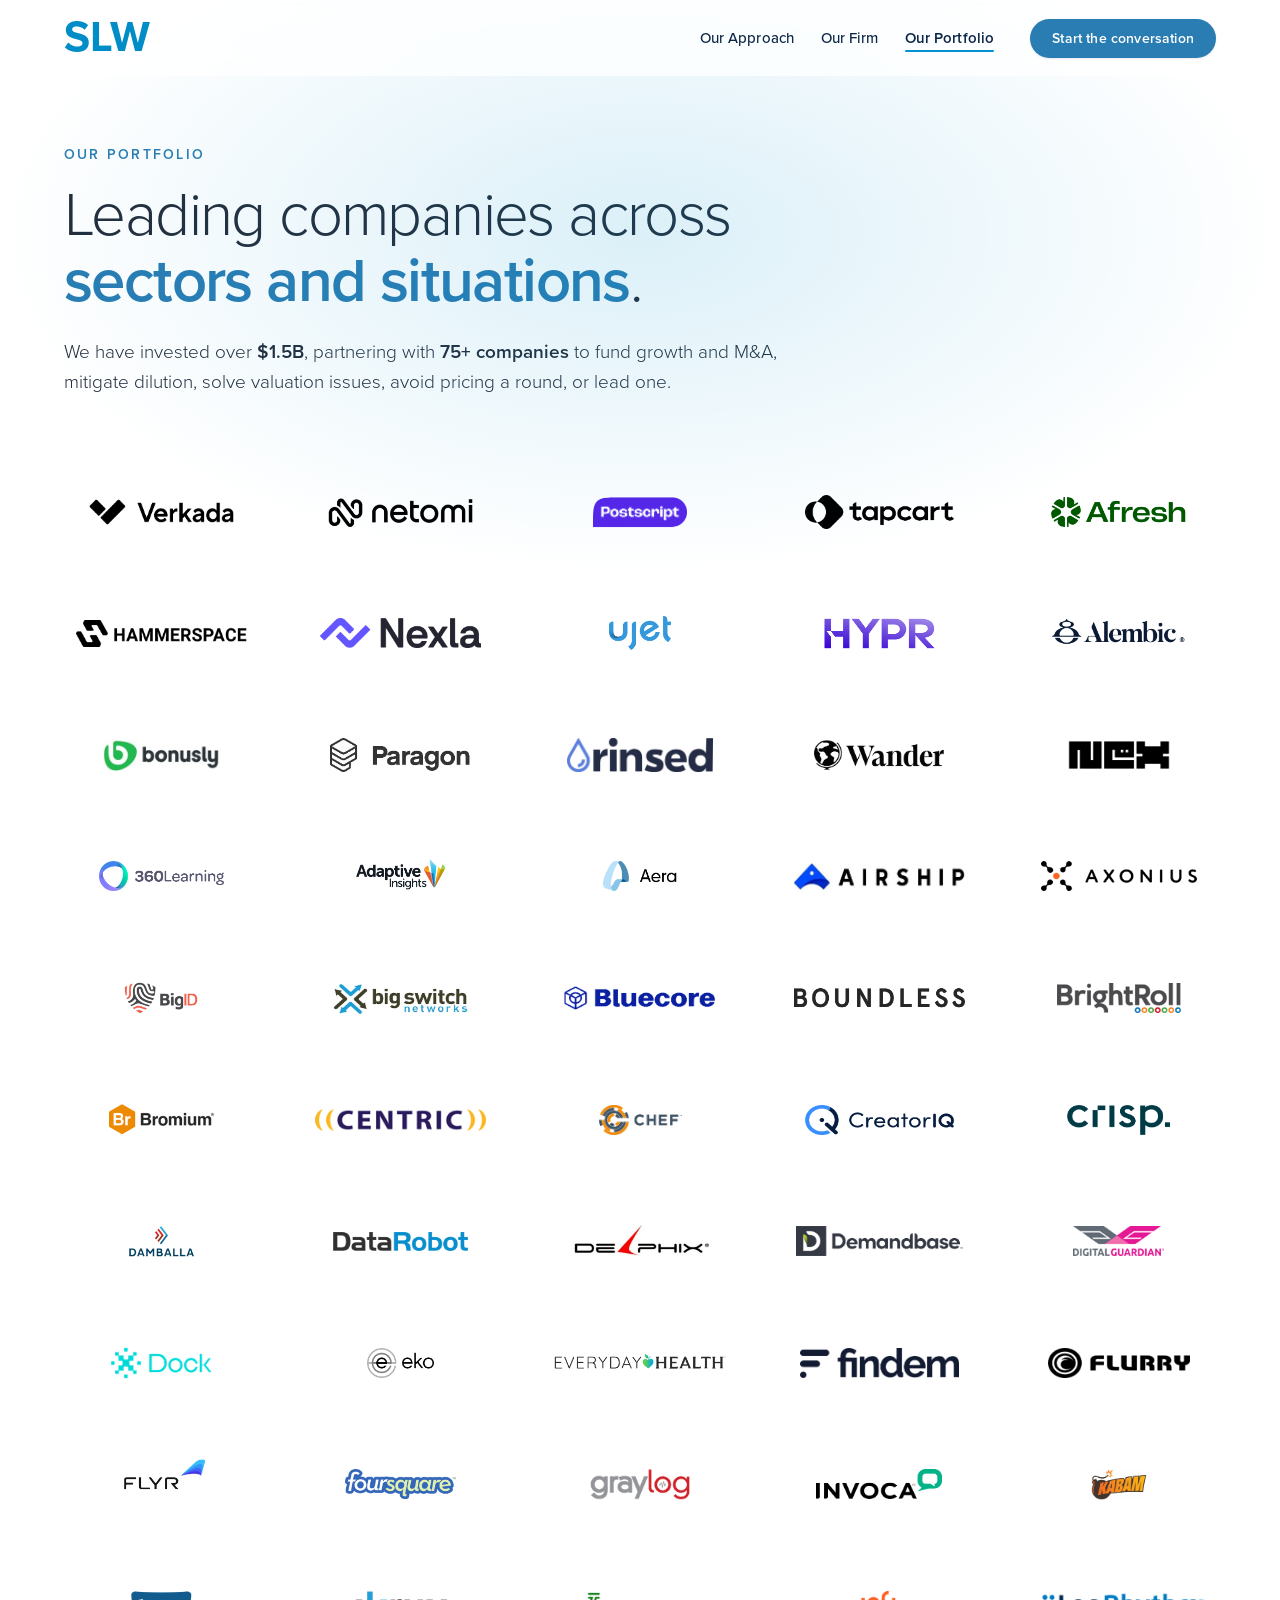
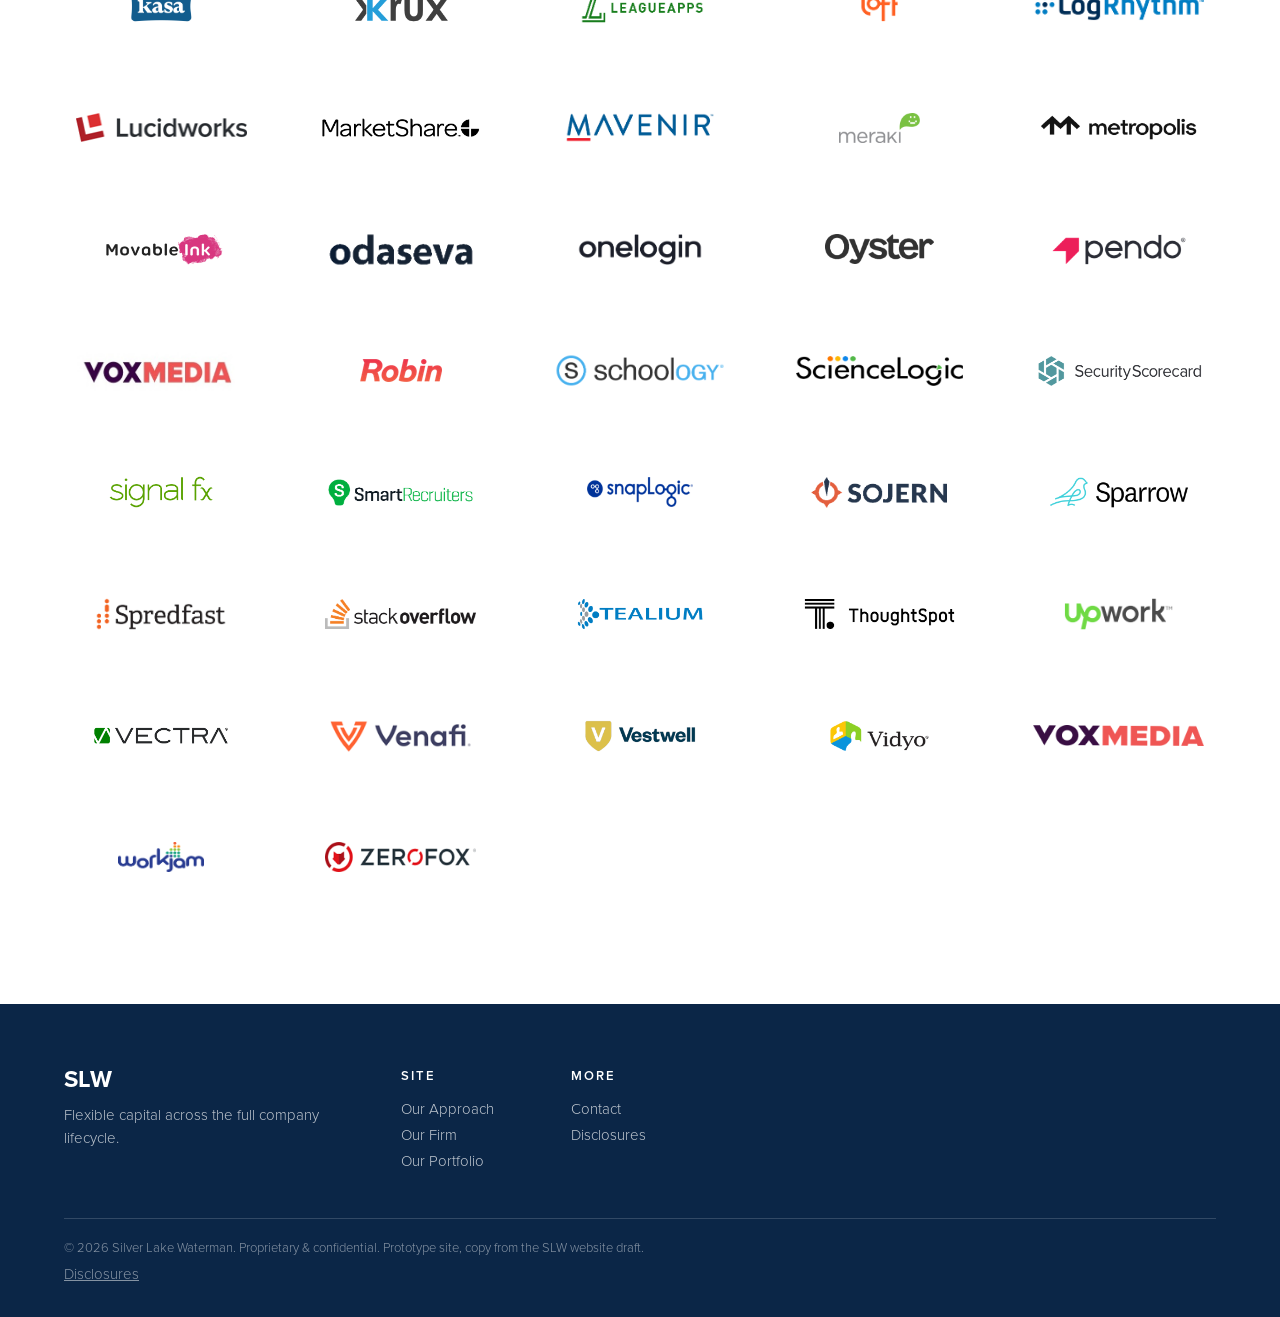
<file: site/portfolio.html>
<!doctype html>
<html lang="en">
<head>
<meta charset="utf-8">
<meta name="viewport" content="width=device-width, initial-scale=1">
<title>SLW, Our Portfolio</title>
<link rel="stylesheet" href="../styles.css?v=mu5qv2am">
<link rel="stylesheet" href="site.css?v=mu5qv2am">
</head>
<body data-page="portfolio">
<div class="scroll-bar"></div>

<section class="section page-hero" data-animate>
  <div class="glow-hero"></div>
  <div class="wrap">
    <p class="kicker rise">Our Portfolio</p>
    <h1 class="head rise">Leading companies across<br><em>sectors and situations</em>.</h1>
    <p class="lead rise">We have invested over <strong>$1.5B</strong>, partnering with <strong>75+ companies</strong> to fund growth and M&amp;A, mitigate dilution, solve valuation issues, avoid pricing a round, or lead one.</p>
  </div>
</section>

<section class="section" data-animate style="padding-top:0">
  <div class="wrap">
    <ul class="logo-wall">
      <li><img src="../assets/portfolio/verkada.png" alt="Verkada"></li>
      <li><img src="../assets/portfolio/netomi.png" alt="Netomi"></li>
      <li><img src="../assets/portfolio/postscript.png" alt="Postscript"></li>
      <li><img src="../assets/portfolio/tapcart.png" alt="Tapcart"></li>
      <li><img src="../assets/portfolio/afresh.webp" alt="Afresh"></li>
      <li><img src="../assets/portfolio/hammerspace.png" alt="Hammerspace"></li>
      <li><img src="../assets/portfolio/nexla.webp" alt="Nexla"></li>
      <li><img src="../assets/portfolio/ujet.png" alt="UJET"></li>
      <li><img src="../assets/portfolio/hypr.png" alt="HYPR"></li>
      <li><img src="../assets/portfolio/alembic.png" alt="Alembic"></li>
      <li><img src="../assets/portfolio/bonusly.jpg" alt="Bonusly"></li>
      <li><img src="../assets/portfolio/paragon.png" alt="Paragon"></li>
      <li><img src="../assets/portfolio/rinsed.jpg" alt="Rinsed"></li>
      <li><img src="../assets/portfolio/wander.png" alt="Wander"></li>
      <li><img src="../assets/portfolio/nex.png" alt="Nex"></li>
      <li><img src="../assets/portfolio/360learning.png" alt="360Learning"></li>
      <li><img src="../assets/portfolio/adaptive-insights.png" alt="Adaptive Insights"></li>
      <li><img src="../assets/portfolio/aera.png" alt="Aera"></li>
      <li><img src="../assets/portfolio/airship.jpg" alt="Airship"></li>
      <li><img src="../assets/portfolio/axonius.png" alt="Axonius"></li>
      <li><img src="../assets/portfolio/bigid.png" alt="BigID"></li>
      <li><img src="../assets/portfolio/big-switch-networks.png" alt="Big Switch Networks"></li>
      <li><img src="../assets/portfolio/bluecore.png" alt="Bluecore"></li>
      <li><img src="../assets/portfolio/boundless.png" alt="Boundless"></li>
      <li><img src="../assets/portfolio/brightroll.png" alt="BrightRoll"></li>
      <li><img src="../assets/portfolio/bromium.png" alt="Bromium"></li>
      <li><img src="../assets/portfolio/centric.png" alt="Centric"></li>
      <li><img src="../assets/portfolio/chef.png" alt="Chef"></li>
      <li><img src="../assets/portfolio/creatoriq.png" alt="CreatorIQ"></li>
      <li><img src="../assets/portfolio/crisp.png" alt="Crisp"></li>
      <li><img src="../assets/portfolio/damballa.png" alt="Damballa"></li>
      <li><img src="../assets/portfolio/datarobot.png" alt="DataRobot"></li>
      <li><img src="../assets/portfolio/delphix.png" alt="Delphix"></li>
      <li><img src="../assets/portfolio/demandbase.png" alt="Demandbase"></li>
      <li><img src="../assets/portfolio/digital-guardian.png" alt="Digital Guardian"></li>
      <li><img src="../assets/portfolio/dock.png" alt="Dock"></li>
      <li><img src="../assets/portfolio/eko.png" alt="Eko"></li>
      <li><img src="../assets/portfolio/everyday-health.png" alt="Everyday Health"></li>
      <li><img src="../assets/portfolio/findem.png" alt="Findem"></li>
      <li><img src="../assets/portfolio/flurry.png" alt="Flurry"></li>
      <li><img src="../assets/portfolio/flyr.png" alt="FLYR"></li>
      <li><img src="../assets/portfolio/foursquare.png" alt="Foursquare"></li>
      <li><img src="../assets/portfolio/graylog.png" alt="Graylog"></li>
      <li><img src="../assets/portfolio/invoca.png" alt="Invoca"></li>
      <li><img src="../assets/portfolio/kabam.png" alt="Kabam"></li>
      <li><img src="../assets/portfolio/kasa.png" alt="Kasa"></li>
      <li><img src="../assets/portfolio/krux.png" alt="Krux"></li>
      <li><img src="../assets/portfolio/leagueapps.png" alt="LeagueApps"></li>
      <li><img src="../assets/portfolio/loft.png" alt="Loft"></li>
      <li><img src="../assets/portfolio/logrhythm.png" alt="LogRhythm"></li>
      <li><img src="../assets/portfolio/lucidworks.png" alt="Lucidworks"></li>
      <li><img src="../assets/portfolio/marketshare.png" alt="MarketShare"></li>
      <li><img src="../assets/portfolio/mavenir.png" alt="Mavenir"></li>
      <li><img src="../assets/portfolio/meraki.png" alt="Meraki"></li>
      <li><img src="../assets/portfolio/metropolis.png" alt="Metropolis"></li>
      <li><img src="../assets/portfolio/movableink.png" alt="Movable Ink"></li>
      <li><img src="../assets/portfolio/odaseva.png" alt="Odaseva"></li>
      <li><img src="../assets/portfolio/onelogin.png" alt="OneLogin"></li>
      <li><img src="../assets/portfolio/oyster.png" alt="Oyster"></li>
      <li><img src="../assets/portfolio/pendo.png" alt="Pendo"></li>
      <li><img src="../assets/portfolio/popsugar.jpg" alt="PopSugar"></li>
      <li><img src="../assets/portfolio/robin.png" alt="Robin"></li>
      <li><img src="../assets/portfolio/schoology.png" alt="Schoology"></li>
      <li><img src="../assets/portfolio/sciencelogic.png" alt="ScienceLogic"></li>
      <li><img src="../assets/portfolio/securityscorecard.png" alt="SecurityScorecard"></li>
      <li><img src="../assets/portfolio/signalfx.png" alt="SignalFx"></li>
      <li><img src="../assets/portfolio/smartrecruiters.png" alt="SmartRecruiters"></li>
      <li><img src="../assets/portfolio/snaplogic.png" alt="SnapLogic"></li>
      <li><img src="../assets/portfolio/sojern.png" alt="Sojern"></li>
      <li><img src="../assets/portfolio/sparrow.png" alt="Sparrow"></li>
      <li><img src="../assets/portfolio/spredfast.png" alt="Spredfast"></li>
      <li><img src="../assets/portfolio/stackoverflow.png" alt="Stack Overflow"></li>
      <li><img src="../assets/portfolio/tealium.png" alt="Tealium"></li>
      <li><img src="../assets/portfolio/thoughtspot.png" alt="ThoughtSpot"></li>
      <li><img src="../assets/portfolio/upwork.png" alt="Upwork"></li>
      <li><img src="../assets/portfolio/vectra.png" alt="Vectra"></li>
      <li><img src="../assets/portfolio/venafi.png" alt="Venafi"></li>
      <li><img src="../assets/portfolio/vestwell.png" alt="Vestwell"></li>
      <li><img src="../assets/portfolio/vidyo.png" alt="Vidyo"></li>
      <li><img src="../assets/portfolio/voxmedia.png" alt="Vox Media"></li>
      <li><img src="../assets/portfolio/workjam.png" alt="WorkJam"></li>
      <li><img src="../assets/portfolio/zerofox.png" alt="ZeroFox"></li>
    </ul>
  </div>
</section>

<script src="site.js?v=mu5qv2am"></script>
</body>
</html>
</file>
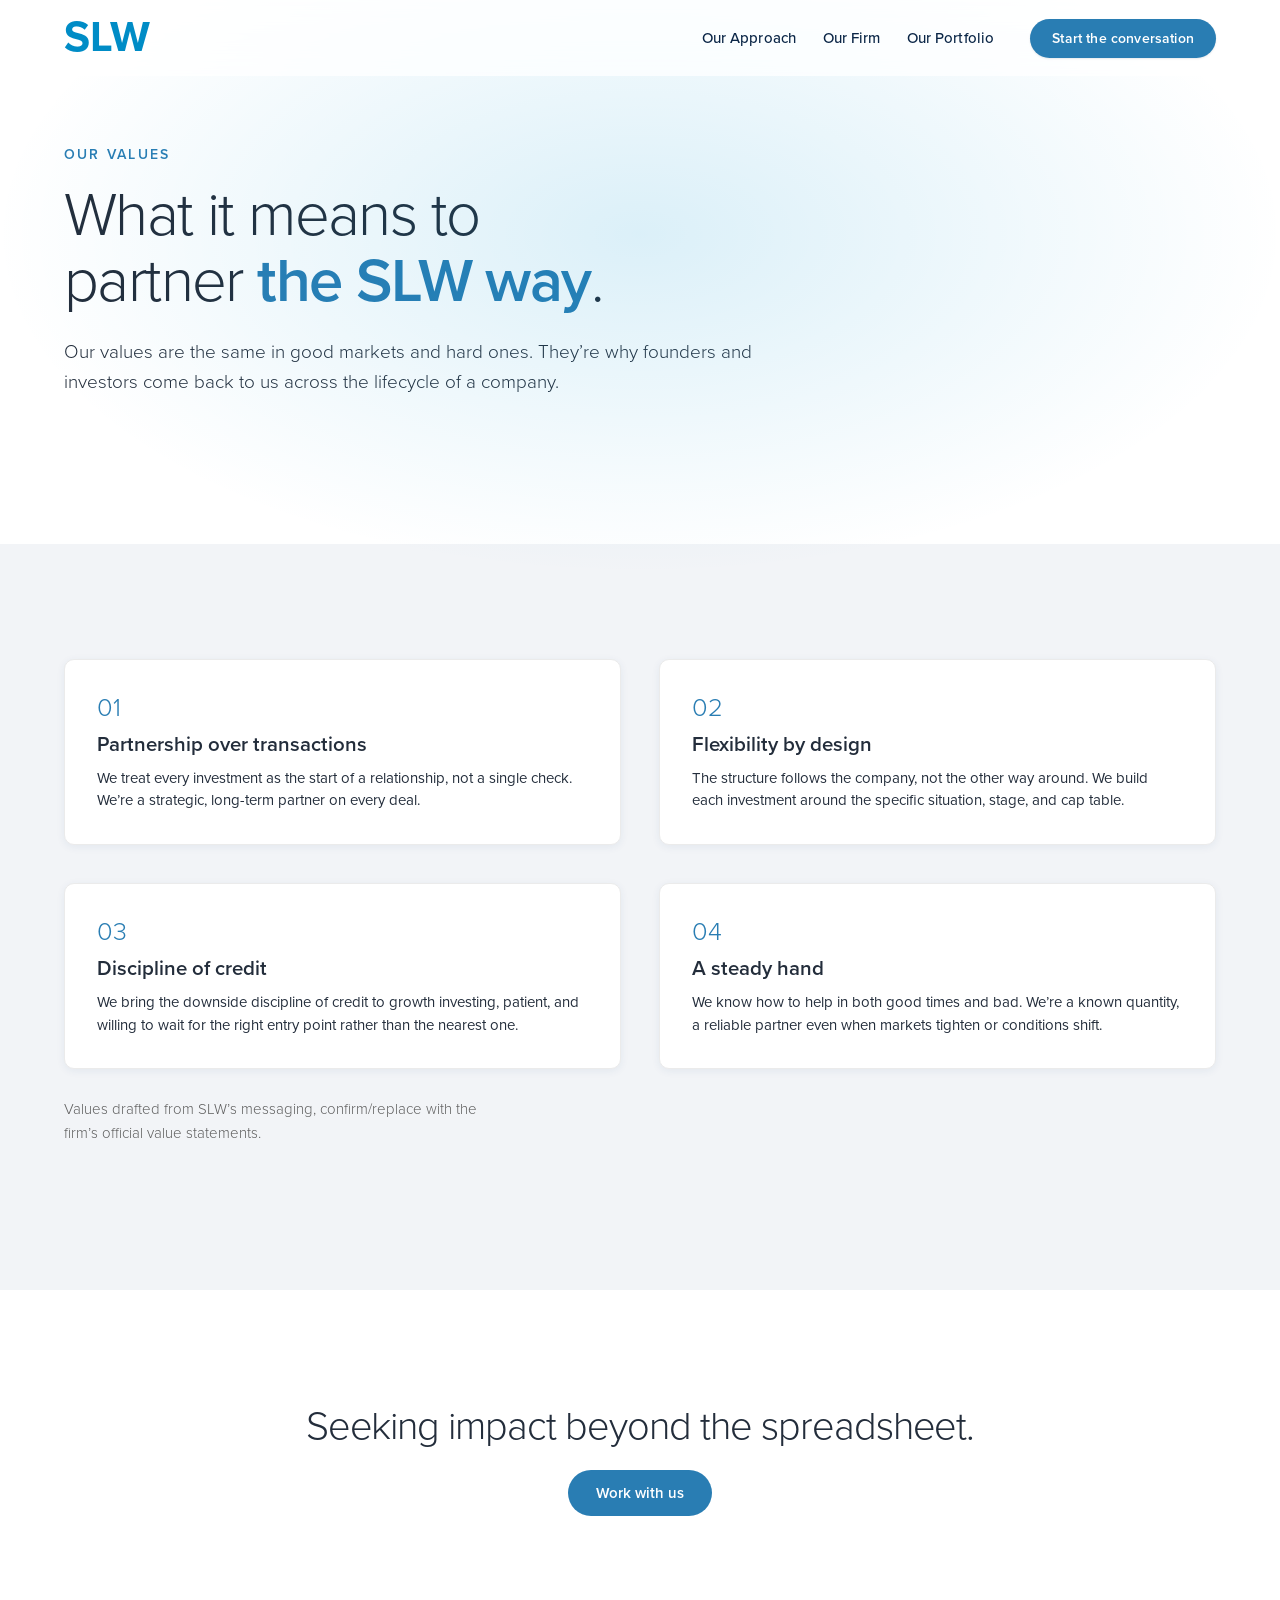
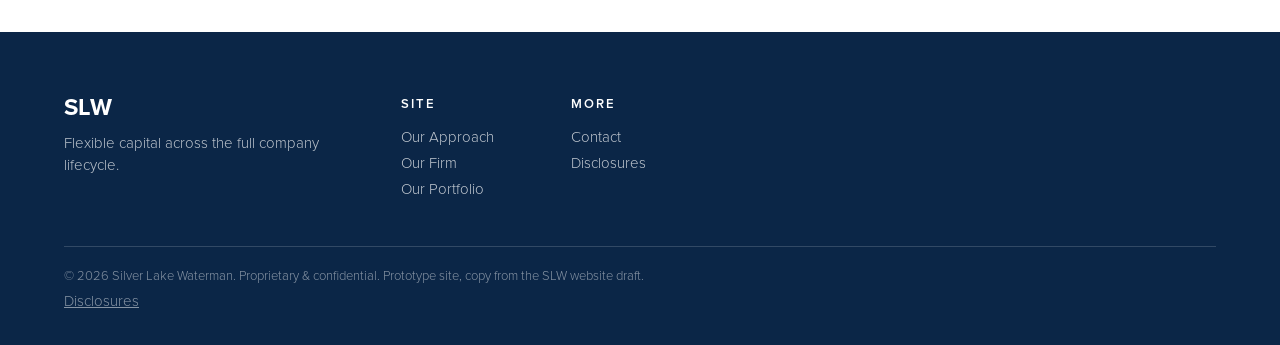
<file: site/values.html>
<!doctype html>
<html lang="en">
<head>
<meta charset="utf-8">
<meta name="viewport" content="width=device-width, initial-scale=1">
<title>SLW, Our Values</title>
<link rel="stylesheet" href="../styles.css?v=mu5qv2am">
<link rel="stylesheet" href="site.css?v=mu5qv2am">
</head>
<body data-page="values">
<div class="scroll-bar"></div>

<section class="section page-hero" data-animate>
  <div class="glow-hero"></div>
  <div class="wrap">
    <p class="kicker rise">Our Values</p>
    <h1 class="head rise" style="max-width:20ch">What it means to<br>partner <em>the SLW way</em>.</h1>
    <p class="lead rise">Our values are the same in good markets and hard ones. They’re why founders and investors come back to us across the lifecycle of a company.</p>
  </div>
</section>

<section class="section section-tint" data-animate>
  <div class="wrap">
    <div class="grid-2">
      <div class="vcard rise"><div class="n">01</div><h3>Partnership over transactions</h3><p>We treat every investment as the start of a relationship, not a single check. We’re a strategic, long-term partner on every deal.</p></div>
      <div class="vcard rise"><div class="n">02</div><h3>Flexibility by design</h3><p>The structure follows the company, not the other way around. We build each investment around the specific situation, stage, and cap table.</p></div>
      <div class="vcard rise"><div class="n">03</div><h3>Discipline of credit</h3><p>We bring the downside discipline of credit to growth investing, patient, and willing to wait for the right entry point rather than the nearest one.</p></div>
      <div class="vcard rise"><div class="n">04</div><h3>A steady hand</h3><p>We know how to help in both good times and bad. We’re a known quantity, a reliable partner even when markets tighten or conditions shift.</p></div>
    </div>
    <p class="lead rise" style="margin-top:28px;font-size:var(--text-small);color:var(--slw-gray-700)">Values drafted from SLW’s messaging, confirm/replace with the firm’s official value statements.</p>
  </div>
</section>

<section class="section" data-animate>
  <div class="wrap" style="text-align:center">
    <h3 class="head rise" style="font-size:var(--text-display-md)">Seeking impact beyond the spreadsheet.</h3>
    <div class="rise"><a class="btn" href="contact.html">Work with us</a></div>
  </div>
</section>

<script src="site.js?v=mu5qv2am"></script>
</body>
</html>
</file>
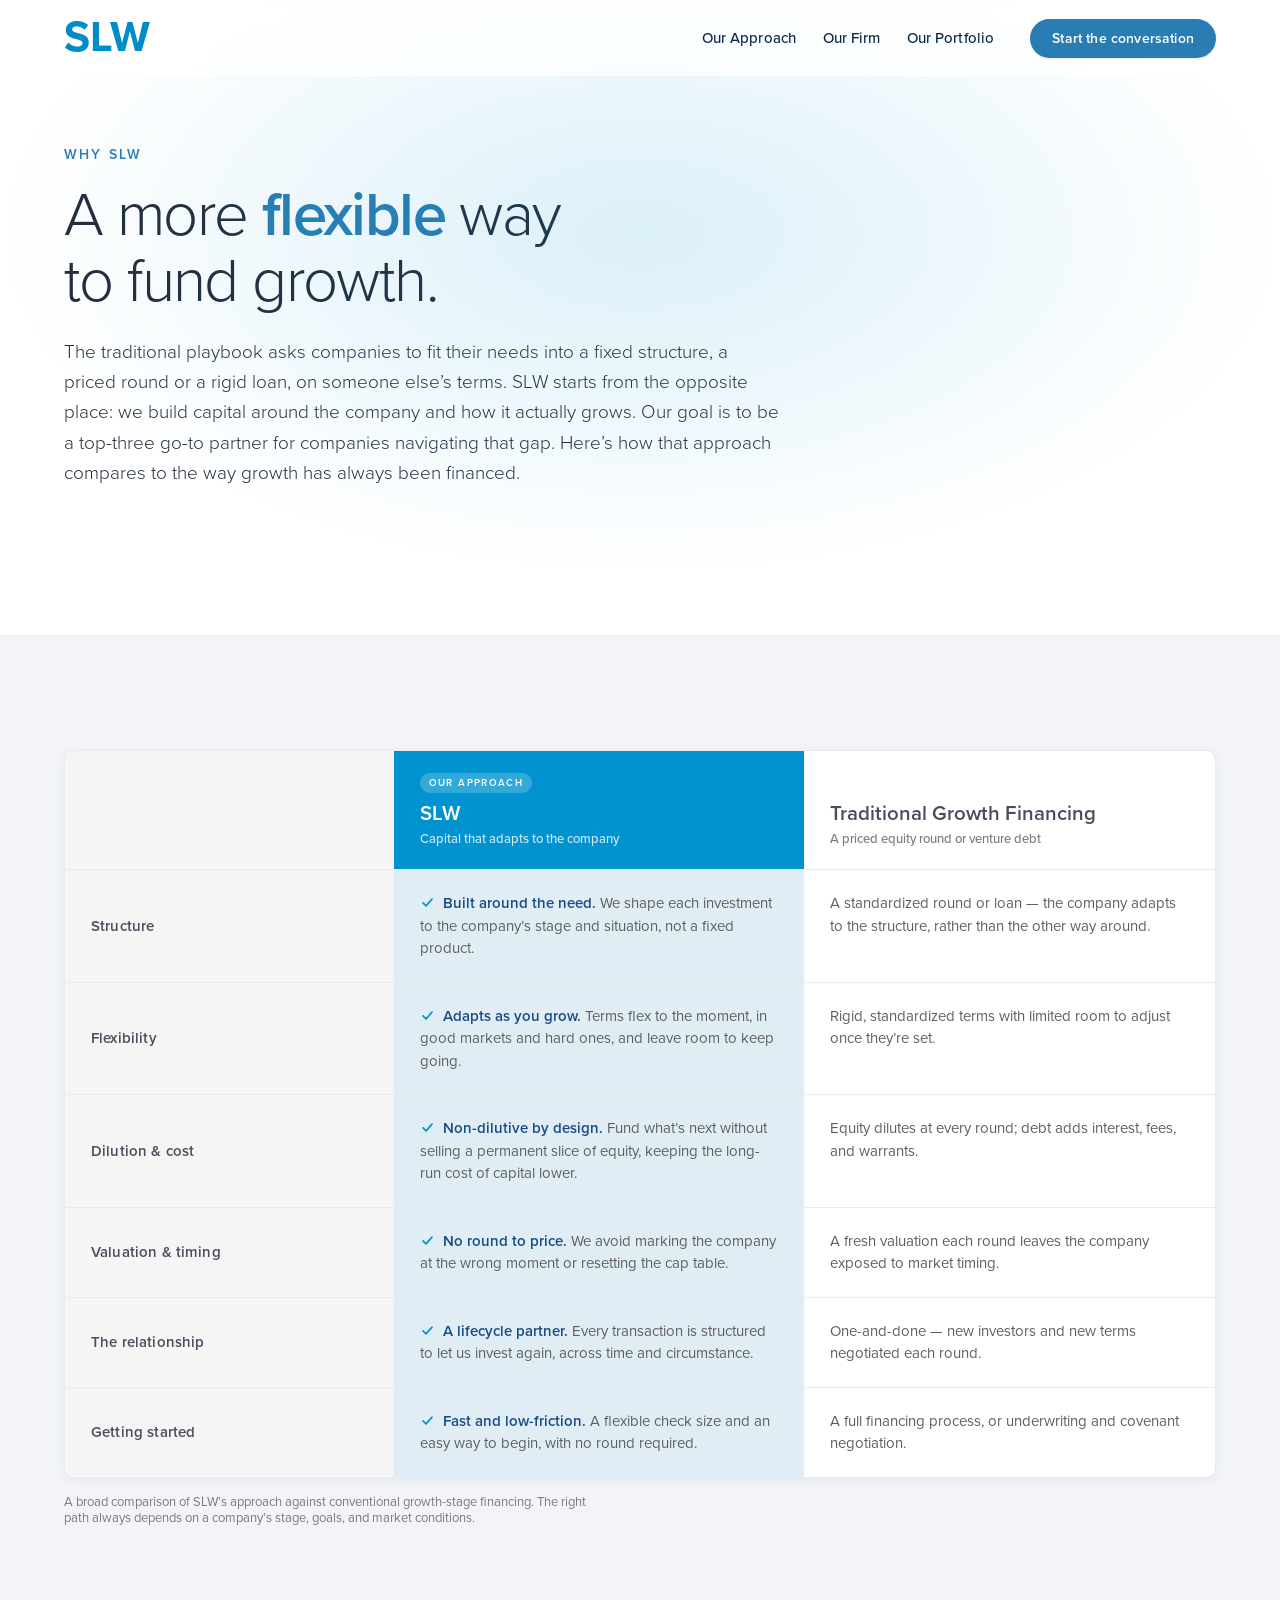
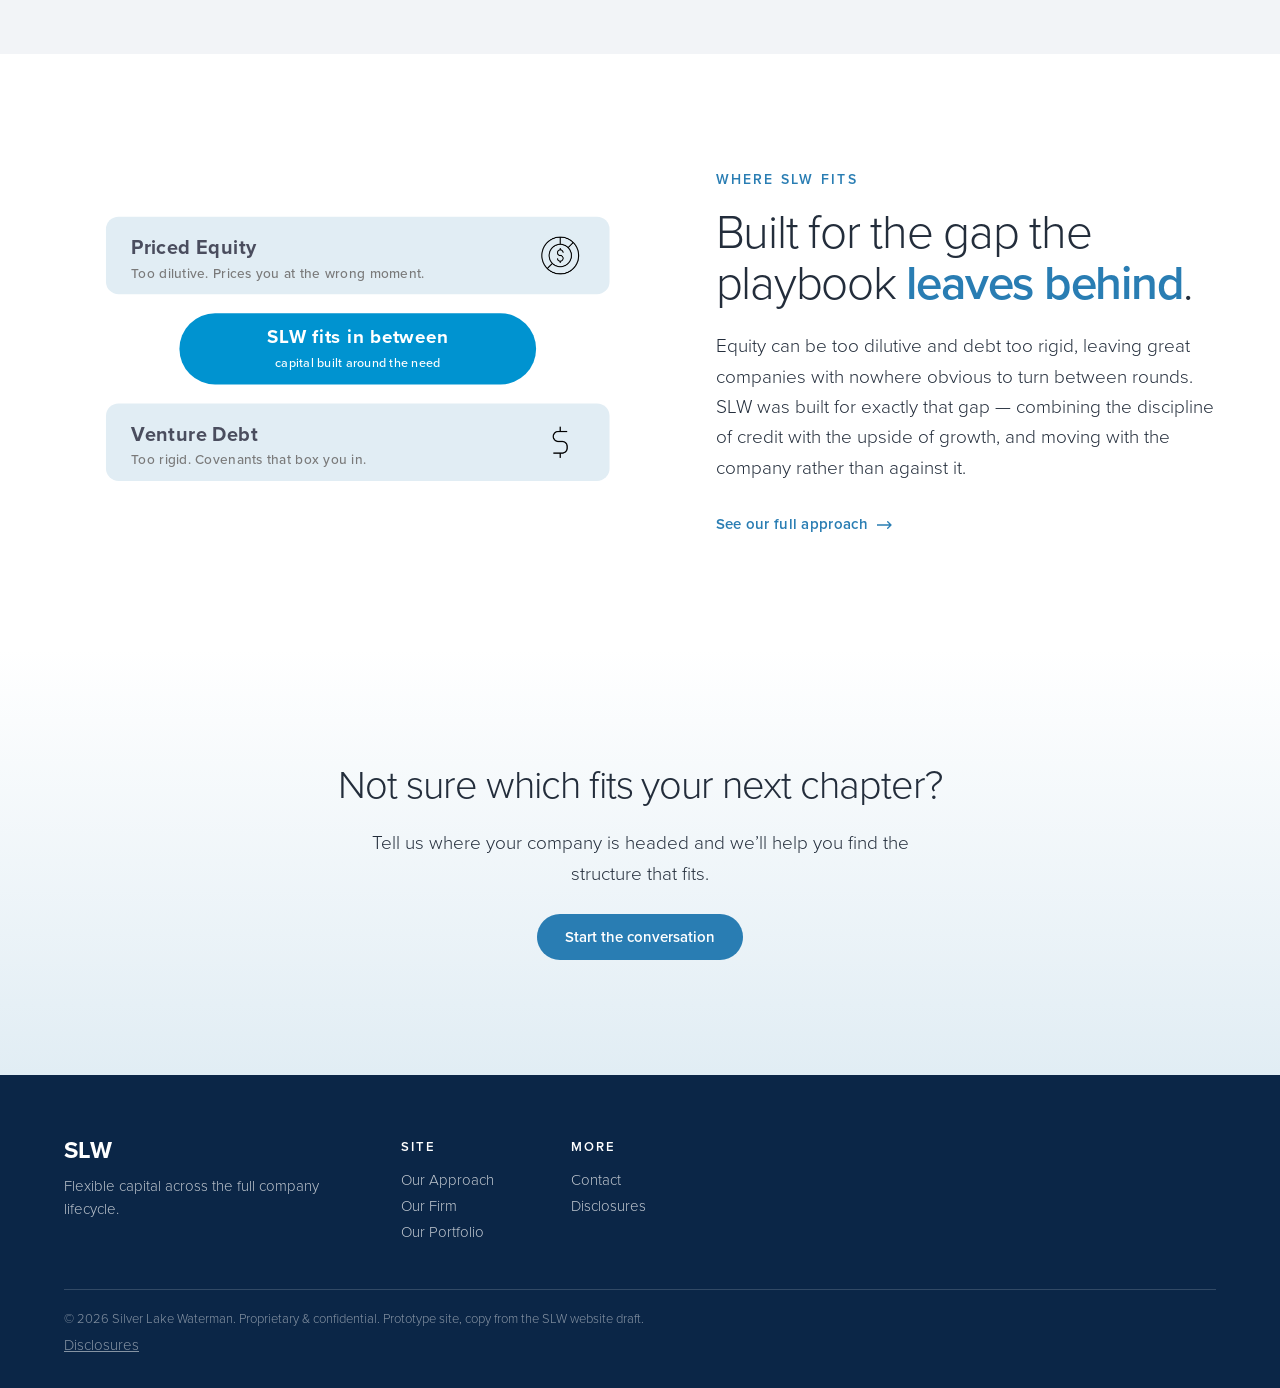
<file: site/why-slw.html>
<!doctype html>
<html lang="en">
<head>
<meta charset="utf-8">
<meta name="viewport" content="width=device-width, initial-scale=1">
<title>SLW, Why SLW</title>
<link rel="stylesheet" href="../styles.css?v=mu5qv2am">
<link rel="stylesheet" href="site.css?v=mu5qv2am">
<style>
/* ---- Comparison matrix (page-local component) ---- */
.cmp { --cmp-cols: minmax(150px, 0.8fr) repeat(2, 1fr);
  border: 1px solid var(--slw-gray-200); border-radius: var(--radius-lg); overflow: hidden;
  background: #fff; box-shadow: var(--shadow-sm); }
.cmp-head, .crow { display: grid; grid-template-columns: var(--cmp-cols); }
.crow { border-top: 1px solid var(--slw-gray-200); }

/* header row */
.cmp-head .ch { padding: 22px 26px; display: flex; flex-direction: column; justify-content: flex-end; gap: 6px; }
.ch .ch-name { font-size: var(--text-title); font-weight: var(--weight-semibold); color: var(--slw-slate); line-height: var(--leading-snug); }
.ch .ch-sub { font-size: var(--text-caption); color: var(--text-muted); font-weight: var(--weight-medium); }
.ch-dim { background: var(--slw-gray-100); }
.ch-slw { background: var(--slw-blue); }
.ch-slw .ch-name { color: #fff; }
.ch-slw .ch-sub { color: rgba(255,255,255,0.82); }
.ch-badge { display: inline-flex; align-items: center; align-self: flex-start;
  font-size: 0.62rem; text-transform: uppercase; letter-spacing: 0.14em; font-weight: var(--weight-semibold);
  color: #fff; background: rgba(255,255,255,0.2); padding: 4px 9px; border-radius: var(--radius-pill); margin-bottom: 4px; }

/* body cells */
.cdim { padding: 22px 26px; background: var(--slw-gray-100); display: flex; align-items: center;
  font-size: var(--text-small); font-weight: var(--weight-semibold); color: var(--slw-slate); letter-spacing: 0.01em; }
.cv { padding: 22px 26px; font-size: var(--text-small); line-height: var(--leading-normal); color: var(--text-secondary); }
.cv strong { color: var(--slw-slate); font-weight: var(--weight-semibold); }
.cv-slw { background: var(--slw-blue-mist); }
.cv-slw strong { color: var(--slw-blue-navy); }
.cv-slw .ck { display: inline-flex; margin-right: 8px; color: var(--slw-blue); vertical-align: -2px; }
.cv-slw .ck svg { width: 15px; height: 15px; }

.cmp-note { margin-top: 16px; font-size: var(--text-caption); color: var(--slw-gray-500); max-width: 68ch; }

/* row stagger reveal */
[data-animate] .crow, [data-animate] .cmp-head { opacity: 0; transform: translateY(18px);
  transition: opacity var(--dur-slow) var(--ease-out), transform var(--dur-slow) var(--ease-out); }
[data-animate].in .crow, [data-animate].in .cmp-head { opacity: 1; transform: none; }
@media (prefers-reduced-motion: reduce) { [data-animate] .crow, [data-animate] .cmp-head { opacity: 1; transform: none; transition: none; } }

@media (max-width: 760px) {
  .cmp { border: 0; box-shadow: none; background: transparent; overflow: visible; }
  .cmp-head { display: none; }
  .crow { grid-template-columns: 1fr; border: 1px solid var(--slw-gray-200); border-radius: var(--radius-lg);
    overflow: hidden; background: #fff; box-shadow: var(--shadow-sm); margin-bottom: 16px; }
  .cdim { background: var(--slw-slate); color: #fff; font-size: var(--text-body); padding: 16px 20px; }
  .cv { padding: 16px 20px; border-top: 1px solid var(--slw-gray-200); }
  .cv::before { content: attr(data-label); display: block; font-size: 0.62rem; text-transform: uppercase;
    letter-spacing: 0.14em; font-weight: var(--weight-semibold); color: var(--slw-blue); margin-bottom: 6px; }
  .cv-slw::before { color: var(--slw-blue-navy); }
}
</style>
</head>
<body data-page="why-slw">
<div class="scroll-bar"></div>

<!-- PAGE HERO -->
<section class="section page-hero" data-animate>
  <div class="glow-hero"></div>
  <div class="wrap">
    <p class="kicker rise">Why SLW</p>
    <h1 class="head rise">A more <em>flexible</em> way<br>to fund growth.</h1>
    <p class="lead rise">The traditional playbook asks companies to fit their needs into a fixed structure, a priced round or a rigid loan, on someone else’s terms. SLW starts from the opposite place: we build capital around the company and how it actually grows. Our goal is to be a top-three go-to partner for companies navigating that gap. Here’s how that approach compares to the way growth has always been financed.</p>
  </div>
</section>

<!-- COMPARISON MATRIX -->
<section class="section section-tint">
  <div class="wrap">
    <div class="cmp" data-animate>
      <div class="cmp-head">
        <div class="ch ch-dim"></div>
        <div class="ch ch-slw">
          <span class="ch-badge">Our approach</span>
          <span class="ch-name">SLW</span>
          <span class="ch-sub">Capital that adapts to the company</span>
        </div>
        <div class="ch">
          <span class="ch-name">Traditional Growth Financing</span>
          <span class="ch-sub">A priced equity round or venture debt</span>
        </div>
      </div>

      <div class="crow">
        <div class="cdim">Structure</div>
        <div class="cv cv-slw" data-label="SLW"><span class="ck"><svg viewBox="0 0 20 20" fill="none"><path d="M4 10.5l4 4 8-9" stroke="currentColor" stroke-width="2.2" stroke-linecap="round" stroke-linejoin="round"/></svg></span><strong>Built around the need.</strong> We shape each investment to the company’s stage and situation, not a fixed product.</div>
        <div class="cv" data-label="Traditional">A standardized round or loan — the company adapts to the structure, rather than the other way around.</div>
      </div>

      <div class="crow">
        <div class="cdim">Flexibility</div>
        <div class="cv cv-slw" data-label="SLW"><span class="ck"><svg viewBox="0 0 20 20" fill="none"><path d="M4 10.5l4 4 8-9" stroke="currentColor" stroke-width="2.2" stroke-linecap="round" stroke-linejoin="round"/></svg></span><strong>Adapts as you grow.</strong> Terms flex to the moment, in good markets and hard ones, and leave room to keep going.</div>
        <div class="cv" data-label="Traditional">Rigid, standardized terms with limited room to adjust once they’re set.</div>
      </div>

      <div class="crow">
        <div class="cdim">Dilution &amp; cost</div>
        <div class="cv cv-slw" data-label="SLW"><span class="ck"><svg viewBox="0 0 20 20" fill="none"><path d="M4 10.5l4 4 8-9" stroke="currentColor" stroke-width="2.2" stroke-linecap="round" stroke-linejoin="round"/></svg></span><strong>Non-dilutive by design.</strong> Fund what’s next without selling a permanent slice of equity, keeping the long-run cost of capital lower.</div>
        <div class="cv" data-label="Traditional">Equity dilutes at every round; debt adds interest, fees, and warrants.</div>
      </div>

      <div class="crow">
        <div class="cdim">Valuation &amp; timing</div>
        <div class="cv cv-slw" data-label="SLW"><span class="ck"><svg viewBox="0 0 20 20" fill="none"><path d="M4 10.5l4 4 8-9" stroke="currentColor" stroke-width="2.2" stroke-linecap="round" stroke-linejoin="round"/></svg></span><strong>No round to price.</strong> We avoid marking the company at the wrong moment or resetting the cap table.</div>
        <div class="cv" data-label="Traditional">A fresh valuation each round leaves the company exposed to market timing.</div>
      </div>

      <div class="crow">
        <div class="cdim">The relationship</div>
        <div class="cv cv-slw" data-label="SLW"><span class="ck"><svg viewBox="0 0 20 20" fill="none"><path d="M4 10.5l4 4 8-9" stroke="currentColor" stroke-width="2.2" stroke-linecap="round" stroke-linejoin="round"/></svg></span><strong>A lifecycle partner.</strong> Every transaction is structured to let us invest again, across time and circumstance.</div>
        <div class="cv" data-label="Traditional">One-and-done — new investors and new terms negotiated each round.</div>
      </div>

      <div class="crow">
        <div class="cdim">Getting started</div>
        <div class="cv cv-slw" data-label="SLW"><span class="ck"><svg viewBox="0 0 20 20" fill="none"><path d="M4 10.5l4 4 8-9" stroke="currentColor" stroke-width="2.2" stroke-linecap="round" stroke-linejoin="round"/></svg></span><strong>Fast and low-friction.</strong> A flexible check size and an easy way to begin, with no round required.</div>
        <div class="cv" data-label="Traditional">A full financing process, or underwriting and covenant negotiation.</div>
      </div>
    </div>
    <p class="cmp-note">A broad comparison of SLW’s approach against conventional growth-stage financing. The right path always depends on a company’s stage, goals, and market conditions.</p>
  </div>
</section>

<!-- WHERE SLW FITS -->
<section class="section" data-animate>
  <div class="wrap split rev">
    <div class="figwrap">
      <svg class="fig" viewBox="0 0 560 320" role="img" aria-label="Equity is too dilutive, debt is too rigid, and SLW fits in the gap between them">
        <g class="pop" style="transition-delay:.3s"><rect x="40" y="34" width="480" height="74" rx="12" fill="var(--slw-blue-mist)"/><text class="lbl-svg lbl-slate" x="64" y="70" style="font-size:19px;font-weight:700">Priced Equity</text><text class="lbl-svg lbl-mut" x="64" y="92" style="font-weight:500">Too dilutive. Prices you at the wrong moment.</text><image href="../assets/icons/pie-dollar.png" x="454" y="52" width="38" height="38"/></g>
        <g class="pop" style="transition-delay:.5s"><rect x="40" y="212" width="480" height="74" rx="12" fill="var(--slw-blue-mist)"/><text class="lbl-svg lbl-slate" x="64" y="248" style="font-size:19px;font-weight:700">Venture Debt</text><text class="lbl-svg lbl-mut" x="64" y="270" style="font-weight:500">Too rigid. Covenants that box you in.</text><image href="../assets/icons/dollar.png" x="454" y="230" width="38" height="38"/></g>
        <g class="pop" style="transition-delay:.9s"><rect x="110" y="126" width="340" height="68" rx="34" fill="var(--slw-blue)"/><text class="lbl-svg" x="280" y="154" text-anchor="middle" fill="#fff" style="font-size:18px;font-weight:700;letter-spacing:.04em">SLW fits in between</text><text class="lbl-svg" x="280" y="177" text-anchor="middle" fill="#fff" style="font-size:12px;font-weight:500">capital built around the need</text></g>
      </svg>
    </div>
    <div class="copy">
      <p class="kicker rise">Where SLW Fits</p>
      <h2 class="head rise">Built for the gap the<br>playbook <em>leaves behind</em>.</h2>
      <p class="lead rise">Equity can be too dilutive and debt too rigid, leaving great companies with nowhere obvious to turn between rounds. SLW was built for exactly that gap — combining the discipline of credit with the upside of growth, and moving with the company rather than against it.</p>
      <a class="cta rise" href="our-approach.html">See our full approach
        <svg width="16" height="8" viewBox="0 0 16 8" fill="none" aria-hidden="true"><path d="M0 4h14m0 0-3.3-3.3M14 4l-3.3 3.3" stroke="currentColor" stroke-width="1.3" stroke-linecap="round" stroke-linejoin="round"/></svg>
      </a>
    </div>
  </div>
</section>

<!-- CTA -->
<section class="section section-mist" data-animate>
  <div class="wrap" style="text-align:center">
    <h2 class="head rise" style="font-size:var(--text-display-md)">Not sure which fits your next chapter?</h2>
    <p class="lead rise" style="margin:0 auto 24px">Tell us where your company is headed and we’ll help you find the structure that fits.</p>
    <div class="rise"><a class="btn" href="contact.html">Start the conversation</a></div>
  </div>
</section>

<script src="site.js?v=mu5qv2am"></script>
<script>
/* stagger the matrix rows as the block scrolls in */
(function () {
  var cmp = document.querySelector('.cmp');
  if (!cmp) return;
  var rows = cmp.querySelectorAll('.cmp-head, .crow');
  rows.forEach(function (r, i) { r.style.transitionDelay = (i * 80) + 'ms'; });
})();
</script>
</body>
</html>
</file>
<file: styles.css>
/* ============================================================
   Silver Lake Waterman — Design System
   Global entry point. Consumers link THIS file only.
   Import order: fonts → tokens (color, type, space, effects).
   Keep this file as @import lines only.
   ============================================================ */

@import url('./tokens/fonts.css?v=mu5qv2am');
@import url('./tokens/colors.css?v=mu5qv2am');
@import url('./tokens/typography.css?v=mu5qv2am');
@import url('./tokens/spacing.css?v=mu5qv2am');
@import url('./tokens/effects.css?v=mu5qv2am');
</file>
<file: site/site.css>
/* ============================================================
   Silver Lake Waterman, Website (multi-page)
   Shared styles. Links ../styles.css for tokens first.
   ============================================================ */

* { box-sizing: border-box; }
html { scroll-behavior: smooth; }
body {
  margin: 0; font-family: var(--font-sans); color: var(--text-primary);
  background: var(--surface-page); -webkit-font-smoothing: antialiased;
  text-rendering: optimizeLegibility; overflow-x: hidden;
}
a { color: var(--slw-blue); text-decoration: none; }
a:hover { color: var(--slw-blue-ocean); }
img { max-width: 100%; }

/* ---- Scroll progress ---- */
.scroll-bar { position: fixed; top: 0; left: 0; height: 3px; width: 100%;
  background: linear-gradient(90deg, var(--slw-blue), var(--slw-teal));
  transform: scaleX(0); transform-origin: 0 50%; z-index: 200; transition: transform 90ms linear; }

/* ============ HEADER / NAV ============ */
.site-header {
  position: fixed; top: 0; left: 0; right: 0; z-index: 150; height: 76px;
  background: rgba(255,255,255,0.74); backdrop-filter: var(--surface-blur);
  -webkit-backdrop-filter: var(--surface-blur);
  /* the hairline is an inset shadow, not a border: a border would come out of
     the 76px box and leave everything inside it sitting on a half pixel */
  box-shadow: inset 0 -1px 0 transparent;
  transition: background var(--dur-base) var(--ease-out), box-shadow var(--dur-base) var(--ease-out);
}
/* The bar sits bare over the top of a page and earns its edge once the page
   starts moving underneath it. */
.site-header.scrolled {
  background: rgba(255,255,255,0.94);
  box-shadow: inset 0 -1px 0 var(--slw-gray-200), 0 1px 14px rgba(11,38,71,0.055);
}
/* Same measure and gutter as .wrap, so the mark lines up with the copy below
   it rather than floating out in the page margin. */
.header-inner {
  display: flex; align-items: center; justify-content: space-between;
  height: 100%; width: 100%; max-width: var(--container-max); margin: 0 auto;
  padding: 0 var(--container-gutter);
}
.site-header .logo { display: flex; align-items: center; }
/* The mark is Proxima Nova Bold at default tracking — matched against the
   original artwork at 0.976 IoU, with the ink aspect 2.8225 against its 2.8306
   — so it is set as live type rather than shipped as a picture of type.
   43.5px puts the ink at the 30px the image occupied; the nudge centres the
   glyphs in the bar rather than the line box they sit in. */
.site-header .logo-type { display: block; font-family: var(--font-sans);
  font-weight: var(--weight-bold); font-size: 43.5px; line-height: 1;
  letter-spacing: 0; color: #008CC6; transform: translateY(-0.5px); }
.nav { display: flex; align-items: center; gap: 0; }
.nav-item { position: relative; }
.nav-link {
  display: inline-flex; align-items: center; gap: 5px; padding: 26px clamp(0.55rem, 1.05vw, 0.95rem);
  font-size: 0.9375rem; font-weight: var(--weight-medium); letter-spacing: 0.004em;
  color: var(--slw-navy-deep); cursor: pointer; background: none; border: 0;
  font-family: inherit; white-space: nowrap;
  transition: color var(--dur-base) var(--ease-out);
}
.nav-link:hover { color: var(--slw-blue); }
/* The page you are on holds the dark colour and takes weight and a rule,
   rather than going pale blue like a link you have not visited. */
.nav-item.active > .nav-link { color: var(--slw-navy-deep); font-weight: var(--weight-semibold); }
.nav-link .caret { width: 8px; height: 8px; opacity: 0.45; transition: transform var(--dur-base) var(--ease-out), opacity var(--dur-base) var(--ease-out); }
.nav-link:hover .caret, .nav-item.open .caret, .nav-item.active .caret { opacity: 1; }
.nav-item.open .nav-link .caret { transform: rotate(180deg); }
.nav-item.active > .nav-link::after {
  content: ""; position: absolute;
  left: clamp(0.55rem, 1.05vw, 0.95rem); right: clamp(0.55rem, 1.05vw, 0.95rem);
  bottom: 21px; height: 2px; border-radius: 1px; background: var(--slw-blue);
}
.dropdown {
  position: absolute; top: 68px; left: 50%; transform: translateX(-50%) translateY(8px);
  min-width: 210px; background: #fff; border: 1px solid var(--slw-gray-200);
  border-radius: var(--radius-lg); box-shadow: var(--shadow-lg); padding: 8px;
  opacity: 0; visibility: hidden; transition: opacity var(--dur-base) var(--ease-out), transform var(--dur-base) var(--ease-out);
}
.nav-item:hover .dropdown, .nav-item.open .dropdown { opacity: 1; visibility: visible; transform: translateX(-50%) translateY(0); }
.dropdown a { display: block; padding: 11px 14px; border-radius: var(--radius-md);
  font-size: 0.9rem; font-weight: var(--weight-semibold); color: var(--slw-ink); }
.dropdown a:hover { background: var(--slw-blue-mist); color: var(--slw-blue-mid); font-weight: var(--weight-semibold); }
.nav-cta {
  margin-left: clamp(0.9rem, 1.8vw, 1.75rem); padding: 11px 22px;
  border-radius: var(--radius-pill); background: var(--slw-blue-mid);
  color: #fff !important; font-size: 0.875rem; font-weight: var(--weight-semibold);
  letter-spacing: 0.012em; box-shadow: 0 1px 2px rgba(11,38,71,0.10);
  transition: background var(--dur-base) var(--ease-out),
    box-shadow var(--dur-base) var(--ease-out), transform var(--dur-base) var(--ease-out);
}
.nav-cta:hover { background: var(--slw-blue-navy); color: #fff !important;
  box-shadow: 0 5px 16px rgba(11,38,71,0.17); transform: translateY(-1px); }
.nav-toggle { display: none; }
@media (max-width: 1080px) {
  .nav { position: fixed; inset: 76px 0 auto 0; flex-direction: column; align-items: stretch; gap: 0;
    background: #fff; border-bottom: 1px solid var(--slw-gray-200);
    padding: 8px var(--container-gutter) 24px;
    transform: translateY(-120%); transition: transform var(--dur-base) var(--ease-out); max-height: calc(100vh - 76px); overflow:auto; }
  .site-header.nav-open .nav { transform: none; }
  .nav-link { padding: 15px 0; font-size: 1rem; }
  /* the pill is a row of its own down here, not something trailing the list */
  .nav-cta { margin: 18px 0 6px; text-align: center; }
  .nav-item.active > .nav-link::after { display: none; }
  .dropdown { position: static; transform: none; opacity: 1; visibility: visible; box-shadow: none;
    border: 0; border-left: 2px solid var(--slw-blue-mist); border-radius: 0; padding: 0 0 8px 12px; min-width: 0; margin: -4px 0 8px; display: none; }
  .nav-item.open .dropdown { display: block; transform: none; }
  .nav-toggle { display: inline-flex; flex-direction: column; gap: 5px; background: none; border: 0; cursor: pointer; padding: 8px; }
  .nav-toggle span { width: 24px; height: 2px; background: var(--slw-navy-deep); display: block; border-radius: 1px; }
}

/* ============ LAYOUT ============ */
main { display: block; }
.wrap { width: 100%; max-width: var(--container-max); margin: 0 auto; padding: 0 var(--container-gutter); }
.section { padding: var(--section-pad-y) 0; }
.section-tint { background: var(--surface-subtle); }
.section-mist { background: linear-gradient(180deg, #fff 0%, var(--slw-blue-mist) 100%); }

/* full-viewport hero + panels */
.panel { position: relative; min-height: 92vh; display: flex; align-items: center;
  padding: clamp(6rem, 10vh, 9rem) 0 var(--section-pad-y); }
.panel-inner { width: 100%; max-width: var(--container-max); margin: 0 auto;
  padding: 0 var(--container-gutter); }
.split { display: grid; grid-template-columns: 0.92fr 1.08fr; gap: clamp(2rem, 5vw, 5rem); align-items: center; }
.split.rev { grid-template-columns: 1.08fr 0.92fr; }
.split.rev .copy { order: 2; }
@media (max-width: 900px) { .split, .split.rev { grid-template-columns: 1fr; gap: 2.5rem; } .split.rev .copy { order: 0; } }

/* page hero (shorter than homepage hero) */
.page-hero { padding-top: clamp(8rem, 16vh, 12rem); padding-bottom: var(--section-pad-y); }
.page-hero .lead { max-width: 60ch; }
/* On the portfolio page the wall is the content, not a separate section, so
   it sits nearer the line above it than a full section break would allow. */
body[data-page="portfolio"] .page-hero { padding-bottom: clamp(2rem, 4vw, 3.75rem); }

/* ============ COPY ============ */
/* An eyebrow is a label, not a second headline: 17px uppercase was competing
   with the display type above it. */
.kicker { display: inline-flex; align-items: center; gap: 9px; font-size: 0.875rem;
  font-weight: var(--weight-semibold); letter-spacing: var(--tracking-kicker); text-transform: uppercase;
  color: var(--slw-blue-mid); margin: 0 0 20px; }
.kicker .kmark { width: 26px; height: 10px; overflow: visible; flex: none; }
.kicker .kmark path { fill: none; stroke: currentColor; stroke-width: 2; stroke-linecap: round;
  vector-effect: non-scaling-stroke; transform: scaleY(0.04); transform-box: fill-box; transform-origin: center;
  transition: transform 0.5s var(--ease-out); }
@media (prefers-reduced-motion: no-preference) { .kicker:hover .kmark path { transform: scaleY(1); } }
h1.head { font-size: var(--text-display-xl); }
h2.head { font-size: var(--text-display-lg); }
h3.head { font-size: var(--text-display-md); }
.head { font-weight: var(--weight-light); line-height: var(--leading-snug); letter-spacing: var(--tracking-tight);
  color: var(--slw-ink); margin: 0 0 22px; text-wrap: balance; }
.head em, .head strong { font-style: normal; font-weight: var(--weight-semibold); color: var(--slw-blue-mid); }
.lead { font-size: var(--lead-size); line-height: 1.6; color: var(--slw-ink);
  font-weight: var(--weight-light); max-width: 48ch; margin: 0 0 30px; }
.prose { max-width: 68ch; }
.prose p { font-size: var(--text-body); line-height: var(--leading-relaxed); color: var(--slw-ink); margin: 0 0 20px; }
.prose strong { color: var(--slw-ink); font-weight: var(--weight-semibold); }
.cta { display: inline-flex; align-items: center; gap: 9px; font-weight: var(--weight-semibold);
  font-size: var(--text-small); letter-spacing: 0.02em; color: var(--slw-blue-mid);
  transition: color var(--dur-base) var(--ease-out); }
.cta:hover { color: var(--slw-blue-ocean); }
.cta svg { position: relative; top: 1px; transition: transform var(--dur-base) var(--ease-out); }
.cta:hover svg { transform: translateX(5px); }

/* ============ REVEAL + GRAPHIC SYSTEM ============ */
[data-animate] .rise { opacity: 0; transform: translateY(22px);
  transition: opacity var(--dur-slow) var(--ease-out), transform var(--dur-slow) var(--ease-out); }
[data-animate].in .rise { opacity: 1; transform: none; }
[data-animate].in .rise:nth-child(2) { transition-delay: 90ms; }
[data-animate].in .rise:nth-child(3) { transition-delay: 180ms; }
[data-animate].in .rise:nth-child(4) { transition-delay: 270ms; }
[data-animate].in .rise:nth-child(5) { transition-delay: 360ms; }
.fig { width: 100%; height: auto; overflow: visible; }
.draw { stroke-dasharray: var(--len, 1000); stroke-dashoffset: var(--len, 1000);
  transition: stroke-dashoffset var(--dur-draw) var(--ease-out); }
[data-animate].in .draw { stroke-dashoffset: 0; }
.fade { opacity: 0; transition: opacity var(--dur-slow) var(--ease-out); }
[data-animate].in .fade { opacity: 1; }
.pop { opacity: 0; transform: scale(0.4); transform-box: fill-box; transform-origin: center;
  transition: opacity var(--dur-base) var(--ease-out), transform var(--dur-base) var(--ease-out); }
[data-animate].in .pop { opacity: 1; transform: none; }
.fill-in { opacity: 0; transition: opacity var(--dur-draw) var(--ease-out); transition-delay: 500ms; }
[data-animate].in .fill-in { opacity: 1; }
.lbl-svg { font-family: var(--font-sans); font-size: 13px; font-weight: var(--weight-semibold); letter-spacing: 0.02em; }
.lbl-mut { fill: var(--slw-gray-500); } .lbl-blue { fill: var(--slw-blue); } .lbl-slate { fill: var(--slw-slate); }
.lbl-cap { font-size: 11px; text-transform: uppercase; letter-spacing: 0.12em; font-weight: var(--weight-semibold); }
.pulse { offset-rotate: 0deg; }
@media (prefers-reduced-motion: no-preference) { [data-animate].in .pulse { animation: travel 6s var(--ease-in-out) 1.4s infinite; } }
@keyframes travel { 0% { offset-distance: 0%; opacity: 0; } 8% { opacity: 1; } 92% { opacity: 1; } 100% { offset-distance: 100%; opacity: 0; } }
.glow-hero { position: absolute; inset: -10% -10% auto -10%; height: 90%; background: var(--glow-blue); pointer-events: none; z-index: 0; }
.panel-inner, .copy, .figwrap { position: relative; z-index: 1; }

/* ============ STATS / PILLARS / GRIDS ============ */
.stats { display: grid; grid-template-columns: repeat(3, 1fr); gap: clamp(1.5rem, 4vw, 4rem); }
@media (max-width: 720px) { .stats { grid-template-columns: 1fr; gap: 2.5rem; } }
.stat .fig-num { font-size: var(--text-stat); font-weight: var(--weight-light); color: var(--slw-slate); line-height: 1; letter-spacing: -0.02em; }
.stat .fig-num b { font-weight: var(--weight-semibold); color: var(--slw-blue); }
.stat .fig-lbl { margin-top: 12px; font-size: var(--text-small); color: var(--text-secondary); }
.stat .rule { width: 40px; height: 2px; background: var(--slw-blue); margin-top: 18px; opacity: 0.5; }

.pillars { display: grid; grid-template-columns: repeat(3, 1fr); gap: clamp(1.25rem, 3vw, 2rem); }
@media (max-width: 820px) { .pillars { grid-template-columns: 1fr; } }
.pcard { background: #fff; border: var(--border-card); border-radius: var(--radius-lg); padding: 30px 28px; box-shadow: var(--shadow-sm); }
.pcard .motif { width: 120px; height: 60px; display: block; overflow: visible; }
.pcard h3 { font-size: var(--text-title); font-weight: var(--weight-semibold); color: var(--slw-slate); margin: 16px 0 10px; }
.pcard p { font-size: var(--text-small); line-height: var(--leading-normal); color: var(--slw-ink); margin: 0; }

.tag-row { display: flex; flex-wrap: wrap; gap: 10px; }
.tag { font-size: var(--text-caption); font-weight: var(--weight-semibold); letter-spacing: 0.04em;
  color: var(--slw-blue-navy); background: var(--slw-blue-mist); padding: 7px 14px; border-radius: var(--radius-pill); }

.logo-grid { display: grid; grid-template-columns: repeat(6, 1fr); gap: 1px; background: var(--slw-gray-200);
  border: 1px solid var(--slw-gray-200); border-radius: var(--radius-lg); overflow: hidden; }
@media (max-width: 820px) { .logo-grid { grid-template-columns: repeat(3, 1fr); } }
.logo-grid .cell { background: #fff; aspect-ratio: 3 / 2; display: flex; align-items: center; justify-content: center; padding: 20px; }
.logo-grid img { max-width: 100%; max-height: 40px; object-fit: contain; opacity: 0; transform: translateY(10px);
  transition: opacity var(--dur-slow) var(--ease-out), transform var(--dur-slow) var(--ease-out); }
[data-animate].in .logo-grid img { opacity: 0.72; transform: none; }
.logo-grid .cell:hover img { opacity: 1; }

.insights { display: grid; grid-template-columns: 1fr 1fr; gap: 24px; }
@media (max-width: 820px) { .insights { grid-template-columns: 1fr; } }
.icard { border: var(--border-card); border-radius: var(--radius-lg); padding: 32px; background: #fff; box-shadow: var(--shadow-xs);
  transition: box-shadow var(--dur-base) var(--ease-out), transform var(--dur-base) var(--ease-out); display: block; }
.icard:hover { box-shadow: var(--shadow-md); transform: translateY(-3px); }
.icard .etype { font-size: var(--text-caption); text-transform: uppercase; letter-spacing: 0.14em; color: var(--slw-blue); font-weight: var(--weight-semibold); }
.icard h3 { font-size: var(--text-title); font-weight: var(--weight-regular); color: var(--slw-slate); margin: 14px 0 0; line-height: var(--leading-snug); }
.icard .arrow { margin-top: 22px; color: var(--slw-blue); display: inline-flex; }

.callout { display: flex; gap: clamp(1.5rem, 4vw, 3rem); flex-wrap: wrap; margin: 4px 0 30px; padding: 22px 28px; background: var(--slw-blue-mist); border-radius: var(--radius-lg); }
.callout .cn { font-size: 1.8rem; font-weight: var(--weight-light); color: var(--slw-ink); line-height: 1; }
.callout .cn b { font-weight: var(--weight-semibold); color: var(--slw-blue-mid); }
.callout .cl { font-size: var(--text-caption); color: var(--slw-ink); margin-top: 7px; max-width: 18ch; }

/* reusable soft CTA box (e.g. "explore case studies") */
.cta-box { display: flex; align-items: center; justify-content: space-between; gap: 1.5rem;
  padding: 24px 30px; background: var(--slw-blue-mist); border-radius: var(--radius-lg); color: var(--slw-slate);
  transition: background var(--dur-base) var(--ease-out), transform var(--dur-base) var(--ease-out), box-shadow var(--dur-base) var(--ease-out); }
.cta-box:hover { background: var(--slw-blue-pale); color: var(--slw-slate); transform: translateY(-2px); box-shadow: var(--shadow-md); }
.cta-box .eyebrow { font-size: var(--text-caption); text-transform: uppercase; letter-spacing: 0.14em; font-weight: var(--weight-semibold); color: var(--slw-blue-mid); margin-bottom: 6px; }
.cta-box .t { font-size: var(--text-title); font-weight: var(--weight-regular); color: var(--slw-ink); line-height: var(--leading-snug); }
.cta-box .arrow { color: var(--slw-blue-mid); flex: none; display: inline-flex; transition: transform var(--dur-base) var(--ease-out); }
.cta-box:hover .arrow { transform: translateX(5px); }

.tf { display: grid; grid-template-columns: 1fr 1fr 1fr; gap: 18px; margin-top: 26px; }
@media (max-width: 980px) { .tf { grid-template-columns: 1fr 1fr; } }
@media (max-width: 820px) { .tf { grid-template-columns: 1fr; } }
.tf .col { padding: 20px 22px; border-radius: var(--radius-md); }
.tf .today { background: var(--slw-blue-mist); } .tf .future { background: var(--slw-gray-100); }
.tf .lab { font-size: var(--text-kicker); text-transform: uppercase; letter-spacing: 0.14em; font-weight: var(--weight-semibold); color: var(--slw-blue-mid); margin-bottom: 8px; }
.tf .future .lab { color: var(--slw-ink); }
.tf p { margin: 0; font-size: var(--text-small); color: var(--slw-ink); line-height: var(--leading-normal); }
.tf .outcome { background: var(--slw-blue-navy); position: relative; }
@media (max-width: 980px) { .tf .outcome { grid-column: 1 / -1; } }
.tf .outcome .lab { color: var(--slw-blue-sky); display: flex; align-items: center; gap: 6px; }
.tf .outcome .lab::before { content: ''; width: 6px; height: 6px; border-radius: 50%; background: var(--slw-blue-sky); flex: none; }
.tf .outcome p { color: var(--slw-white); }

/* generic card grid for firm/values/people */
.grid-3 { display: grid; grid-template-columns: repeat(3, 1fr); gap: clamp(1.25rem, 3vw, 2rem); }
.grid-2 { display: grid; grid-template-columns: repeat(2, 1fr); gap: clamp(1.5rem, 3vw, 2.5rem); }
@media (max-width: 820px) { .grid-3 { grid-template-columns: 1fr; } .grid-2 { grid-template-columns: 1fr; } }
.vcard { background: #fff; border: var(--border-card); border-radius: var(--radius-lg); padding: 32px; box-shadow: var(--shadow-sm); }
.vcard .n { font-size: 1.6rem; font-weight: var(--weight-light); color: var(--slw-blue-mid); }
.vcard h3 { font-size: var(--text-title); font-weight: var(--weight-semibold); color: var(--slw-ink); margin: 8px 0 10px; }
.vcard p { font-size: var(--text-small); line-height: var(--leading-normal); color: var(--slw-ink); margin: 0; }


/* timeline (history) */
/* The spine is drawn per event rather than down the whole column, so it ends
   at the last dot instead of running on past Today into empty space. */
.tl { position: relative; }
.tl .ev { position: relative; padding: 0 0 38px 34px; }
.tl .ev:last-child { padding-bottom: 0; }
.tl .ev::before { content: ""; position: absolute; left: 0; top: 2px;
  width: 13px; height: 13px; border-radius: 50%; background: var(--slw-blue);
  box-shadow: 0 0 0 4px var(--slw-blue-mist); }
/* starts clear of its own dot's ring and runs to the top of the next one */
.tl .ev::after { content: ""; position: absolute; left: 5.5px; top: 24px; bottom: -2px;
  width: 2px; background: var(--slw-blue-pale); }
.tl .ev:last-child::after { content: none; }
/* the same eyebrow treatment every other small blue label on the site gets */
.tl .yr { font-weight: var(--weight-semibold); color: var(--slw-blue-mid);
  font-size: 0.8125rem; letter-spacing: var(--tracking-kicker); text-transform: uppercase; }
.tl h3 { margin: 7px 0 8px; font-size: var(--text-title);
  font-weight: var(--weight-regular); color: var(--slw-slate); }
.tl p { margin: 0; font-size: var(--text-small); color: var(--text-secondary);
  line-height: var(--leading-normal); max-width: 56ch; }

/* contact form */
.form { display: grid; grid-template-columns: 1fr 1fr; gap: 18px; max-width: 640px; }
@media (max-width: 640px) { .form { grid-template-columns: 1fr; } }
.form .full { grid-column: 1 / -1; }
.field label { display: block; font-size: var(--text-caption); font-weight: var(--weight-semibold);
  text-transform: uppercase; letter-spacing: 0.1em; color: var(--slw-gray-500); margin-bottom: 7px; }
.field input, .field select, .field textarea { width: 100%; padding: 13px 15px; border: 1px solid var(--slw-gray-300);
  border-radius: var(--radius-md); font-family: inherit; font-size: var(--text-body); color: var(--slw-slate); background: #fff; }
.field input:focus, .field select:focus, .field textarea:focus { outline: none; border-color: var(--slw-blue); box-shadow: 0 0 0 3px var(--focus-ring); }
.btn { display: inline-flex; align-items: center; gap: 10px; padding: 14px 28px; border-radius: var(--radius-pill);
  background: var(--slw-blue-mid); color: #fff; font-weight: var(--weight-semibold); border: 0; font-family: inherit;
  font-size: var(--text-small); cursor: pointer; transition: background var(--dur-base) var(--ease-out); }
.btn:hover { background: var(--slw-blue-navy); color: #fff; }

/* ============ FOOTER ============ */
.site-footer { background: var(--slw-navy-deep); color: rgba(255,255,255,0.74);
  padding: clamp(2.75rem,5vw,4.25rem) 0 1.75rem; }
/* The columns size to their own content and sit together at the left, so the
   block reads as one tight group rather than four columns stretched over the
   full measure. The rule above the legal line still spans it. */
.foot-top { display: grid; grid-template-columns: auto auto auto;
  justify-content: start; gap: 2rem clamp(3rem, 6vw, 6rem); }
.foot-brand { max-width: 26ch; }
/* narrow: the brand takes a row of its own and the two link columns sit
   side by side, rather than the whole thing stacking into a tall strip */
@media (max-width: 720px) {
  .foot-top { grid-template-columns: auto auto; gap: 1.75rem clamp(2.5rem, 12vw, 4rem); }
  .foot-brand { grid-column: 1 / -1; }
}
.site-footer h4 { color: #fff; font-size: var(--text-caption); text-transform: uppercase;
  letter-spacing: 0.16em; font-weight: var(--weight-semibold); margin: 0 0 12px; }
.site-footer a { display: block; color: rgba(255,255,255,0.74); font-size: var(--text-small);
  font-weight: var(--weight-light); padding: 4px 0; transition: color var(--dur-base) var(--ease-out); }
.site-footer a:hover { color: #fff; }
.site-footer .brand { font-size: 1.5rem; font-weight: var(--weight-bold); color: #fff;
  letter-spacing: 0.02em; line-height: 1; }
.site-footer .tagline { font-size: var(--text-small); font-weight: var(--weight-light);
  margin-top: 12px; line-height: var(--leading-normal); color: rgba(255,255,255,0.72); }
.site-footer .legal { border-top: 1px solid rgba(255,255,255,0.16);
  margin-top: clamp(2rem, 3.5vw, 2.75rem); padding-top: 1.25rem;
  font-size: var(--text-caption); font-weight: var(--weight-light);
  color: rgba(255,255,255,0.5); line-height: var(--leading-normal); }

/* ============ FLOATING CTA (site-wide, bottom-right) ============ */
.float-cta { position: fixed; right: clamp(1rem, 3vw, 2rem); bottom: clamp(1rem, 3vw, 2rem); z-index: 140;
  display: inline-flex; align-items: center; gap: 9px; padding: 13px 22px; border-radius: var(--radius-pill);
  background: var(--slw-slate); color: #fff; font-weight: var(--weight-semibold); font-size: var(--text-small);
  box-shadow: var(--shadow-lg); transition: background var(--dur-base) var(--ease-out), transform var(--dur-base) var(--ease-out); }
.float-cta:hover { background: var(--slw-blue); color: #fff; transform: translateY(-2px); }
@media (max-width: 640px) { .float-cta { padding: 11px 16px; font-size: var(--text-caption); } }

/* ============ HOMEPAGE EDGE RAIL (right edge, links to Why SLW) ============ */
.edge-rail { position: fixed; top: 50%; right: 0; z-index: 130; transform: translateY(-50%) translateX(0);
  display: flex; align-items: center; background: var(--slw-blue); color: #fff; border-radius: var(--radius-md) 0 0 var(--radius-md);
  padding: 16px 10px; box-shadow: var(--shadow-md); opacity: 1; transition: opacity var(--dur-base) var(--ease-out), transform var(--dur-base) var(--ease-out); }
.edge-rail span { writing-mode: vertical-rl; transform: rotate(180deg); font-size: var(--text-caption); font-weight: var(--weight-semibold);
  letter-spacing: 0.1em; text-transform: uppercase; white-space: nowrap; }
.edge-rail:hover { background: var(--slw-blue-ocean); }
@media (max-width: 900px) { .edge-rail { display: none; } }

/* ============================================================
   HOMEPAGE HERO
   Matches the investor deck's typographic system: Proxima Nova
   Light carries the line, Semibold marks the one phrase that
   matters. Colour stays structural — the eyebrow, the CTA rule
   and the diagram — so emphasis reads as weight, not hue,
   exactly as it does on the slides.
   ============================================================ */
.panel.hero { align-items: center;
  /* exactly one screen: the tinted section below must not show under the fold */
  min-height: 100vh; min-height: 100dvh;
  /* +4.75rem on top: the site header is position:fixed and overlays the hero,
     so true centring has to discount the height it covers. */
  padding-block: calc(clamp(5rem, 9vh, 7rem) + 4.75rem) clamp(5rem, 9vh, 7rem); }
.hero-split { display: grid; grid-template-columns: 1.02fr 0.98fr;
  gap: clamp(2rem, 4vw, 3.5rem); align-items: center; }

/* deck-style outlined eyebrow */
.eyebrow { display: inline-block; padding: 8px 18px 7px;
  border: 1px solid var(--slw-blue-pale); border-radius: 999px;
  font-size: var(--text-kicker); font-weight: var(--weight-semibold);
  letter-spacing: var(--tracking-kicker); text-transform: uppercase;
  color: var(--slw-blue); background: var(--slw-white); margin: 0 0 30px; }

.hero-head { font-size: clamp(2.5rem, 4.6vw, 4rem); font-weight: var(--weight-light);
  line-height: 1.03; letter-spacing: -0.028em; color: var(--slw-ink);
  margin: 0 0 26px; }
.hero-head strong { font-weight: var(--weight-semibold); color: var(--slw-blue-mid); }

.hero-lead { font-size: var(--lead-size); font-weight: var(--weight-light);
  line-height: 1.62; color: var(--slw-ink); max-width: 44ch; margin: 0 0 34px; }
.hero-lead strong { font-weight: var(--weight-semibold); }

.hero-cta { display: inline-flex; align-items: center; gap: 9px;
  font-size: var(--text-small); font-weight: var(--weight-semibold);
  letter-spacing: 0.02em; color: var(--hero-accent);
  transition: color var(--dur-base) var(--ease-out); }
.hero-cta:hover { color: var(--slw-blue-ocean); }
.hero-cta svg { position: relative; top: 1px; /* shaft sits between the cap-height and x-height centres */
  transition: transform var(--dur-base) var(--ease-out); }
.hero-cta:hover svg { transform: translateX(5px); }

@media (max-width: 900px) {
  .hero-split { grid-template-columns: 1fr; gap: 2.75rem; }
  .panel.hero { padding-block: clamp(4.5rem, 10vh, 6rem) 3rem; }
  .hero-lead { max-width: 100%; }
}

/* Phase labels under the hero chart — set like the deck's section heads
   ("ORIGINAL INVESTMENT" / "FOLLOW ON"): wide tracking, regular weight, ink. */
.lbl-phase { font-family: var(--font-sans); font-size: 11px; font-weight: var(--weight-regular);
  text-transform: uppercase; letter-spacing: 0.18em; fill: var(--slw-ink); }

/* Touchpoint marks, set like the SLW wordmark: heavier, tight, logo blue. */
.lbl-slw { font-family: var(--font-sans); font-size: 13px; font-weight: var(--weight-bold);
  letter-spacing: 0.01em; fill: var(--slw-blue); }

/* ============================================================
   BY THE NUMBERS
   Open three-up, no rules — the figures carry it. No tabular
   figures here on purpose: Proxima pads a "1" by ~76% of its
   width to match a "0", which opens a visible gap in "$1.5B".
   The count-up jitters very slightly without them; the gap at
   rest is the worse of the two.
   ============================================================ */
.section-eyebrow { font-size: 0.875rem; font-weight: var(--weight-semibold);
  text-transform: uppercase; letter-spacing: var(--tracking-kicker); color: var(--slw-blue-mid);
  margin: 0 0 20px; }
.section-lead { font-size: var(--lead-size); font-weight: var(--weight-light);
  line-height: 1.6; color: var(--slw-ink); max-width: 72ch; margin: 0; text-wrap: balance; }
.section-lead strong { font-weight: var(--weight-semibold); }

.stats-band { display: grid; grid-template-columns: repeat(3, 1fr);
  gap: clamp(1.5rem, 4vw, 4rem); margin-top: clamp(3.25rem, 6vw, 5rem); }
.stats-band .stat .fig-num { font-size: var(--text-stat); line-height: 1; letter-spacing: -0.025em; }
.stats-band .stat .fig-num b { font-weight: var(--weight-semibold); color: var(--slw-blue-mid); }
.stats-band .stat .fig-lbl { margin-top: 12px; font-size: var(--text-body);
  font-weight: var(--weight-regular); color: var(--slw-ink); line-height: 1.5; }

@media (max-width: 720px) { .stats-band { grid-template-columns: 1fr; gap: 2.5rem; } }

/* Both lead paragraphs — hero and section — read from one value so they
   can't drift apart. Bumped up from 1.3125rem. */
:root { --lead-size: clamp(1.1875rem, 1.4vw, 1.375rem); }

/* Accent for the hero and the stats band. One line switches every
   blue in both sections:
     var(--slw-blue)      #0093D0  logo blue — the "no innovation" emphasis
     var(--slw-blue-mid)  #297DB3  the deeper mid blue
   ------------------------------------------------------------ */
:root { --hero-accent: var(--slw-blue); }

/* ============================================================
   SECTION FORMATTING
   Same system as the hero and the stats band: Light carries the
   line, Semibold marks the phrase that matters, colour stays
   structural. The hero uses the bright logo blue; everything
   below it uses the deeper #297DB3.
   ============================================================ */
.section-head { font-size: var(--text-display-lg); font-weight: var(--weight-light);
  line-height: var(--leading-snug); letter-spacing: var(--tracking-tight);
  color: var(--slw-ink); margin: 0 0 22px; }
.section-head em, .section-head strong { font-style: normal;
  font-weight: var(--weight-semibold); color: var(--slw-blue-mid); }

.section-cta { display: inline-flex; align-items: center; gap: 9px;
  font-size: var(--text-small); font-weight: var(--weight-semibold);
  letter-spacing: 0.02em; color: var(--slw-blue-mid);
  transition: color var(--dur-base) var(--ease-out); }
.section-cta:hover { color: var(--slw-blue-ocean); }
.section-cta svg { position: relative; top: 1px;
  transition: transform var(--dur-base) var(--ease-out); }
.section-cta:hover svg { transform: translateX(5px); }

/* section lead inside a split column needs a tighter measure than a full-width one */
.split .section-lead, .copy .section-lead { max-width: 46ch; }
.copy .section-lead { margin-bottom: 30px; }


/* Problem section: the diagram is the point, so it takes the wider column. */
@media (min-width: 901px) { .split.split-figwide { grid-template-columns: 1.18fr 0.82fr; } }
/* ...and the mirror of it, for a section whose figure sits on the right.
   A section can retune the divide with --copy-col / --fig-col when its copy
   reads better narrow and its figure wants the width. */
@media (min-width: 901px) {
  .split.split-figwide-end { grid-template-columns: var(--copy-col, 0.82fr) var(--fig-col, 1.18fr); }
}

/* ------------------------------------------------------------
   A/B/Cs diagram — slide 9 of the 3.24.26 deck, rendered.
   viewBox units are the slide image's own pixels.
   ------------------------------------------------------------ */
.abc-fig text { font-family: var(--font-sans); }
.abc-ring  { font-size: 22px; font-weight: var(--weight-regular); fill: var(--slw-ink); letter-spacing: 0.01em; }
.abc-pct   { font-size: 32px; font-weight: var(--weight-regular); fill: var(--slw-ink); }
.abc-repeat{ font-size: 31px; font-weight: var(--weight-bold);    fill: #0897A2; letter-spacing: 0.01em; }
.abc-round { font-size: 36px; font-weight: var(--weight-bold);    fill: #fff; }
.abc-exit  { font-size: 30px; font-weight: var(--weight-bold);    fill: #fff; letter-spacing: 0.01em; }
.abc-phase { font-size: 26px; font-weight: var(--weight-regular); fill: var(--slw-ink); letter-spacing: 0.12em; }
.abc-tag   { font-size: 14px; font-weight: var(--weight-bold);    fill: var(--slw-ink); }

/* ------------------------------------------------------------
   Flex cost-of-capital chart — slide 14 of the 3.24.26 deck.
   ------------------------------------------------------------ */
.flex-fig text { font-family: var(--font-sans); }
.flex-ytick  { font-size: 24px; font-weight: var(--weight-semibold); fill: var(--slw-ink); }
.flex-xtick  { font-size: 24px; font-weight: var(--weight-regular);  fill: var(--slw-gray-500); }
.flex-axis   { font-size: 31px; font-weight: var(--weight-semibold); fill: var(--slw-ink); }
.flex-point  { font-size: 27px; font-weight: var(--weight-regular);  fill: var(--slw-gray-700); }
.flex-end    { font-size: 26px; font-weight: var(--weight-semibold); fill: var(--slw-ink); }
.flex-glyph  { font-size: 38px; font-weight: var(--weight-bold); font-style: italic; fill: #fff; }
.flex-note   { font-size: 23px; font-weight: var(--weight-semibold); fill: var(--slw-slate); letter-spacing: 0.02em; }
.flex-savings{ font-size: 15px; font-weight: var(--weight-semibold); fill: #fff; letter-spacing: 0.14em; }

/* ============================================================
   SELECT PORTFOLIO
   An open wall rather than a boxed grid. Fifteen marks fill three
   rows of five exactly, so there is no ragged last row. They keep
   their own colours; hover lifts and softens them slightly so the
   grid still responds to the pointer.
   ============================================================ */
/* a heading on the left with its supporting line on the right */
.split-head { display: grid; grid-template-columns: 1fr 1fr;
  gap: clamp(1.75rem, 5vw, 4.5rem); align-items: end;
  margin-bottom: clamp(2.5rem, 5vw, 3.75rem); }
/* the supporting line carries a bottom margin of its own, which pushed its text
   up off the heading's baseline once the row was bottom-aligned */
.split-head > p { margin-bottom: 0; }
@media (max-width: 880px) { .split-head { grid-template-columns: 1fr; align-items: start; gap: 1.5rem; } }

/* the supporting line sits in the right column; an even split gives it about
   500px, and it needs roughly 480px to hold two lines at the largest size the
   type clamps to. Balanced, so the two come out even. */
.port-stat { max-width: 34rem; margin: 0; text-wrap: balance; }
.port-stat strong { font-weight: var(--weight-semibold); color: var(--slw-blue-mid); }

.logo-wall { list-style: none; margin: 0; padding: 0; display: grid;
  grid-template-columns: repeat(5, 1fr);
  gap: clamp(2.5rem, 4.5vw, 4rem) clamp(2rem, 3.5vw, 3.25rem); }
/* the cell carries the box, so a logo works with or without a link round it */
.logo-wall li, .logo-wall a { display: flex; align-items: center; justify-content: center;
  width: 100%; height: 64px; border-radius: var(--radius-sm); }
.logo-wall img { max-width: 88%; max-height: 54px; object-fit: contain;
  transition: transform var(--dur-base) var(--ease-out), opacity var(--dur-base) var(--ease-out); }
.logo-wall a:hover img, .logo-wall a:focus-visible img { transform: translateY(-4px); opacity: .82; }

/* reveal sweeps column by column rather than all at once */
[data-animate] .logo-wall li { opacity: 0; transform: translateY(10px);
  transition: opacity var(--dur-slow) var(--ease-out), transform var(--dur-slow) var(--ease-out); }
[data-animate].in .logo-wall li { opacity: 1; transform: none; }
.logo-wall li:nth-child(5n+1) { transition-delay: 0ms }
.logo-wall li:nth-child(5n+2) { transition-delay: 70ms }
.logo-wall li:nth-child(5n+3) { transition-delay: 140ms }
.logo-wall li:nth-child(5n+4) { transition-delay: 210ms }
.logo-wall li:nth-child(5n+5) { transition-delay: 280ms }

@media (max-width: 1040px) { .logo-wall { grid-template-columns: repeat(3, 1fr); } }
@media (max-width: 560px)  { .logo-wall { grid-template-columns: repeat(2, 1fr); } }
@media (prefers-reduced-motion: reduce) { .logo-wall li { transition: none; transition-delay: 0s !important; } }

/* These files differ wildly in how much of their canvas the mark actually fills
   — 22% for Nex, 33% for Postscript, 100% for UJET — so one max-height renders
   some as specks and others oversized. Measured the ink in each and tuned the
   cap per file so every mark lands near 30px of visible height. */
/* Cap tuned per file against its measured ink ratio — the share of the canvas
   the mark actually fills, which runs from 22% (Nex) to 100% (Hammerspace).
   A single max-height renders some as specks and others oversized. */
.logo-wall img[src$="nex.png"]        { max-height: 130px; }
.logo-wall img[src$="postscript.png"] { max-height: 94px; }
.logo-wall img[src$="hypr.png"]       { max-height: 79px; }
.logo-wall img[src$="verkada.png"]    { max-height: 64px; }
.logo-wall img[src$="alembic.png"]    { max-height: 56px; }
.logo-wall img[src$="wander.png"]     { max-height: 56px; }
.logo-wall img[src$="netomi.png"]     { max-height: 53px; }
.logo-wall img[src$="ujet.png"]       { max-height: 34px; }
.logo-wall img[src$="bonusly.jpg"]    { max-height: 32px; }
.logo-wall img[src$="paragon.png"]    { max-height: 34px; }
.logo-wall img[src$="tapcart.png"]    { max-height: 34px; }
.logo-wall img[src$="rinsed.jpg"]     { max-height: 34px; }

/* Closing CTA is centred, so its lead needs to centre too rather than
   inherit the left-aligned measure the split columns use. */
.section-mist .section-lead { margin-left: auto; margin-right: auto; max-width: 54ch; }

/* ============================================================
   SITE-WIDE SYSTEM
   The global .kicker / .head / .lead / .cta classes carry the
   treatment built on the homepage, so every page inherits it.
   ============================================================ */
.kicker .kmark { display: none; }
.lead strong { font-weight: var(--weight-semibold); }
/* A lead set in a narrow column beside a figure strands its last word: at 1200
   and 1366 this one broke to "or M&A." alone. Balance evens the lines instead,
   without changing how many there are. */
.lead-balanced { text-wrap: balance; }
/* the boxed grid used on portfolio pages: drop the cell borders and the
   desaturation so it reads like the homepage wall */
.logo-grid { gap: clamp(1.75rem, 3vw, 2.75rem); background: transparent; border: 0; border-radius: 0; overflow: visible; }
.logo-grid .cell { background: transparent; aspect-ratio: auto; padding: 8px 0; min-height: 64px; }
.logo-grid img { max-height: 40px; max-width: 86%; }
[data-animate].in .logo-grid img { opacity: 1; }

/* ------------------------------------------------------------
   Hub-and-spoke on Our Approach — slide 11 of the 11.18.25 deck.
   Slide type is 23pt; 1 viewBox unit here is 0.78pt, so that
   lands at 29.5.
   ------------------------------------------------------------ */
.hub-fig text { font-family: var(--font-sans); }
.hub-lbl { font-size: 32px; font-weight: var(--weight-semibold); fill: var(--slw-ink); }

/* ------------------------------------------------------------
   "Could we find a better way" — rebuilt from the graphic on the
   live site (slw.vc/img/cwfwt.png, 1225x913). The original is set
   in Proxima Nova Semibold; sizes below are the measured ones, so
   one viewBox unit is one pixel of that image.
   ------------------------------------------------------------ */
.cwfw-fig text { font-family: var(--font-sans); }
.cwfw-lbl      { font-size: 39.2px; font-weight: var(--weight-semibold); fill: #2F2F2F; }
.cwfw-q        { font-size: 103px;  font-weight: var(--weight-semibold); fill: #4D4D4D; }
.cwfw-round    { font-size: 40px;   font-weight: var(--weight-semibold); fill: #fff; }
.cwfw-round-sm { font-size: 30.5px; font-weight: var(--weight-semibold); fill: #fff; }

/* ------------------------------------------------------------
   "We create value at every stage" — slide 20 of the 2.4.25 deck.
   EMU converted at 9525 per unit, so one viewBox unit is one slide
   pixel and the deck's 20pt type becomes 26.67 units. That lands at
   17px on screen, the same as the other two figures on this page.
   ------------------------------------------------------------ */
.stage-fig text { font-family: var(--font-sans); fill: #424242; }
.stage-lbl      { font-size: 26.67px; font-weight: var(--weight-semibold); }
/* REVENUE is an axis label, not a figure: much smaller than the deck sets it,
   tracked like the site's other small caps, and on the figures' own baseline. */
.stage-rev      { font-size: 16px; font-weight: var(--weight-semibold); letter-spacing: 1.92px; }

/* Headshots from slw.vc/team. They are palette PNGs already masked to a circle,
   so the frame is a circle too and clips whatever ground each one carries. */

/* ------------------------------------------------------------
   The team. Faces are small and the type is centred under each
   one; a card opens that person's bio, the way slw.vc serves it.
   ------------------------------------------------------------ */
/* The row of five fills the width exactly, so centring leaves it flush to
   both edges and only pulls the short last row in under it. */
.people { --team-gap: clamp(1.5rem, 2.9vw, 2.4rem);
  display: flex; flex-wrap: wrap; justify-content: center;
  gap: clamp(2.25rem, 3.8vw, 3.25rem) var(--team-gap); }
/* five to a row, so nine sits as five over a centred four */
.person { flex: 0 0 calc((100% - 4 * var(--team-gap)) / 5);
  display: block; text-align: center; cursor: pointer;
  margin: 0; padding: 0; border: 0; background: none; font: inherit; color: inherit; }
@media (max-width: 900px) { .person { flex-basis: calc((100% - 2 * var(--team-gap)) / 3); } }
@media (max-width: 560px) { .person { flex-basis: calc((100% - var(--team-gap)) / 2); } }
.person .avatar { display: block; width: 140px; max-width: 100%; aspect-ratio: 1; height: auto; margin: 0 auto;
  border-radius: 50%; background: var(--slw-gray-100); overflow: hidden;
  transition: transform var(--dur-base) var(--ease-out), box-shadow var(--dur-base) var(--ease-out); }
.person .avatar img { width: 100%; height: 100%; object-fit: cover; display: block; }
.person:hover .avatar { transform: translateY(-3px); box-shadow: var(--shadow-md); }
.person:focus-visible .avatar { outline: 2px solid var(--slw-blue-mid); outline-offset: 3px; }
.person .pn { display: block; margin-top: 18px; font-size: 1rem;
  font-weight: var(--weight-semibold); color: var(--slw-ink); line-height: 1.35;
  letter-spacing: -0.004em; transition: color var(--dur-base) var(--ease-out); }
/* the role carries the brand navy, so it reads as a title rather than a caption */
.person .pr { display: block; margin-top: 4px; font-size: 0.875rem; line-height: 1.45;
  font-weight: var(--weight-medium); color: var(--slw-blue-navy); }
/* a card opens a bio, so it answers on hover */
.person:hover .pn { color: var(--slw-blue-mid); }

/* the bio itself */
.bio { width: min(620px, calc(100vw - 2.5rem)); max-height: 86vh; overflow-y: auto;
  padding: 0 0 clamp(1.75rem, 4vw, 2.25rem); border: 0; border-radius: var(--radius-lg);
  background: #fff; color: var(--slw-ink); box-shadow: var(--shadow-lg); }
.bio::backdrop { background: rgba(11, 38, 71, 0.55); }
.bio-x { position: sticky; top: 14px; z-index: 2; display: block; width: 32px; height: 32px;
  margin: 14px 14px -22px auto; border: 0; border-radius: 50%; cursor: pointer;
  background: var(--slw-gray-100); color: var(--slw-gray-700); font-size: 19px; line-height: 1; }
.bio-x:hover { background: var(--slw-gray-200); color: var(--slw-ink); }
.bio-head { display: flex; gap: 20px; align-items: center;
  padding: clamp(1.5rem, 4vw, 2rem) clamp(1.5rem, 4vw, 2.25rem) 0; }
.bio-head img { flex: none; width: 84px; height: 84px; border-radius: 50%; background: var(--slw-gray-100); }
.bio-head h3 { margin: 0; font-size: var(--text-title); font-weight: var(--weight-semibold); color: var(--slw-ink); }
.bio-role { margin: 3px 0 0; font-size: var(--text-caption); color: var(--slw-gray-700); }
.bio-li { display: inline-flex; align-items: center; gap: 6px; margin-top: 9px;
  font-size: var(--text-caption); font-weight: var(--weight-semibold);
  color: var(--slw-blue-mid); text-decoration: none; }
.bio-li:hover { color: var(--slw-blue-ocean); }
.bio > p { margin: 18px 0 0; padding-inline: clamp(1.5rem, 4vw, 2.25rem);
  font-size: var(--text-small); line-height: var(--leading-relaxed); }
@media (max-width: 520px) { .bio-head { flex-direction: column; text-align: center; gap: 14px; }
  .bio-li { margin-inline: auto; } }

/* The team's intro stacks: heading, then its supporting line beneath. The
   portfolio keeps .split-head, where the line sits beside the heading. */
.team-head { margin-bottom: clamp(2.75rem, 5vw, 4rem); }
.team-head .head { margin-bottom: 18px; }
.team-head .lead { margin-bottom: 0; max-width: 46rem; }

/* someone whose photo has not arrived yet, and who therefore has no bio to open */
.person-flat { cursor: default; }
.person-flat:hover .avatar { transform: none; box-shadow: none; }
.person-flat:hover .pn { color: var(--slw-ink); }
.avatar-mono { display: flex; align-items: center; justify-content: center;
  background: linear-gradient(160deg, var(--slw-blue-mist), var(--slw-blue-pale));
  font-size: 1.5rem; font-weight: var(--weight-semibold); color: var(--slw-blue-navy);
  letter-spacing: 0.02em; }

/* The rest of the wall. Each cap is the height at which that mark's ink lands
   near 30px, from an alpha and luminance scan of the file. Very wide marks hit
   the 88% width cap first and simply sit shorter. */
.logo-wall img[src$="adaptive-insights.png"] { max-height: 46px; }
.logo-wall img[src$="boundless.png"] { max-height: 178px; }
.logo-wall img[src$="chef.png"] { max-height: 30px; }
.logo-wall img[src$="crisp.png"] { max-height: 30px; }
.logo-wall img[src$="datarobot.png"] { max-height: 173px; }
.logo-wall img[src$="eko.png"] { max-height: 30px; }
.logo-wall img[src$="kabam.png"] { max-height: 31px; }
.logo-wall img[src$="kasa.png"] { max-height: 38px; }
.logo-wall img[src$="krux.png"] { max-height: 47px; }
.logo-wall img[src$="logrhythm.png"] { max-height: 35px; }
.logo-wall img[src$="marketshare.png"] { max-height: 60px; }
.logo-wall img[src$="meraki.png"] { max-height: 30px; }
.logo-wall img[src$="onelogin.png"] { max-height: 105px; }
.logo-wall img[src$="signalfx.png"] { max-height: 32px; }
.logo-wall img[src$="spredfast.png"] { max-height: 44px; }
.logo-wall img[src$="stackoverflow.png"] { max-height: 30px; }
.logo-wall img[src$="tealium.png"] { max-height: 30px; }
.logo-wall img[src$="thoughtspot.png"] { max-height: 30px; }
.logo-wall img[src$="upwork.png"] { max-height: 32px; }
.logo-wall img[src$="vectra.png"] { max-height: 85px; }

/* Second batch, measured the same way. */
.logo-wall img[src$="360learning.png"] { max-height: 30px; }
.logo-wall img[src$="aera.png"] { max-height: 40px; }
.logo-wall img[src$="axonius.png"] { max-height: 30px; }
.logo-wall img[src$="big-switch-networks.png"] { max-height: 59px; }
.logo-wall img[src$="bigid.png"] { max-height: 34px; }
.logo-wall img[src$="bluecore.png"] { max-height: 52px; }
.logo-wall img[src$="brightroll.png"] { max-height: 30px; }
.logo-wall img[src$="bromium.png"] { max-height: 63px; }
.logo-wall img[src$="centric.png"] { max-height: 30px; }
.logo-wall img[src$="creatoriq.png"] { max-height: 30px; }
.logo-wall img[src$="delphix.png"] { max-height: 41px; }
.logo-wall img[src$="demandbase.png"] { max-height: 30px; }
.logo-wall img[src$="dock.png"] { max-height: 56px; }
.logo-wall img[src$="everyday-health.png"] { max-height: 87px; }
.logo-wall img[src$="flurry.png"] { max-height: 30px; }
.logo-wall img[src$="flyr.png"] { max-height: 106px; }
.logo-wall img[src$="foursquare.png"] { max-height: 30px; }
.logo-wall img[src$="graylog.png"] { max-height: 37px; }
.logo-wall img[src$="invoca.png"] { max-height: 30px; }
.logo-wall img[src$="leagueapps.png"] { max-height: 119px; }
.logo-wall img[src$="loft.png"] { max-height: 44px; }
.logo-wall img[src$="mavenir.png"] { max-height: 67px; }
.logo-wall img[src$="metropolis.png"] { max-height: 71px; }
.logo-wall img[src$="movableink.png"] { max-height: 31px; }
.logo-wall img[src$="odaseva.png"] { max-height: 55px; }
.logo-wall img[src$="oyster.png"] { max-height: 30px; }
.logo-wall img[src$="pendo.png"] { max-height: 39px; }
.logo-wall img[src$="schoology.png"] { max-height: 35px; }
.logo-wall img[src$="sciencelogic.png"] { max-height: 30px; }
.logo-wall img[src$="securityscorecard.png"] { max-height: 34px; }
.logo-wall img[src$="smartrecruiters.png"] { max-height: 61px; }
.logo-wall img[src$="sojern.png"] { max-height: 31px; }
.logo-wall img[src$="venafi.png"] { max-height: 64px; }
.logo-wall img[src$="vestwell.png"] { max-height: 50px; }
.logo-wall img[src$="vidyo.png"] { max-height: 30px; }
.logo-wall img[src$="voxmedia.png"] { max-height: 30px; }
.logo-wall img[src$="workjam.png"] { max-height: 30px; }
.logo-wall img[src$="zerofox.png"] { max-height: 30px; }

/* Third batch. Hammerspace joins the list because its refreshed file is a
   tight crop — without a cap the base 54px would oversize it. */
.logo-wall img[src$="airship.jpg"] { max-height: 30px; }
.logo-wall img[src$="damballa.png"] { max-height: 33px; }
.logo-wall img[src$="digital-guardian.png"] { max-height: 30px; }
.logo-wall img[src$="findem.png"] { max-height: 30px; }
.logo-wall img[src$="hammerspace.png"] { max-height: 30px; }
.logo-wall img[src$="lucidworks.png"] { max-height: 30px; }
.logo-wall img[src$="popsugar.jpg"] { max-height: 58px; }
.logo-wall img[src$="robin.png"] { max-height: 30px; }
.logo-wall img[src$="snaplogic.png"] { max-height: 30px; }

/* The last two without a cap. Both files are 100% ink, so the 88% width limit
   was holding them down; at the wider measure it lets go and they need one. */
.logo-wall img[src$="afresh.webp"] { max-height: 30px; }
.logo-wall img[src$="nexla.webp"] { max-height: 30px; }

/* Sparrow. A 3840x2160 export where the mark fills 38% of the height. */
.logo-wall img[src$="sparrow.png"] { max-height: 79px; }

/* ============ THE FIGURES BAND ============
   It carries no heading — its eyebrow and the statement under it ARE the
   heading, and at 14px and 20px they were losing to 71px numerals. Both step
   up here and nowhere else. */
.section-figures .section-eyebrow { font-size: 1rem; margin-bottom: 24px; }
.section-figures .section-lead { font-size: clamp(1.375rem, 1.95vw, 1.75rem);
  font-weight: var(--weight-light); line-height: 1.34; letter-spacing: -0.01em;
  max-width: 52ch; }
.section-figures .section-lead strong { color: var(--slw-blue-mid); }

/* The three read as one set rather than three loose columns: a rule between
   each. The figures take the same blue as the emphasis above them, and the
   labels sit in the statement's own ink at semibold, so they hold their own
   under a 71px numeral. */
/* Even thirds put each rule hard against the figure after it and 260px from
   the one before, because the figures are left aligned and far narrower than
   the column holding them. So the columns size to their own content and the
   rules are real items: space-between then splits the slack into four equal
   gaps, which is the same air on both sides of every rule. */
.section-figures .stats-band { display: flex; align-items: stretch;
  justify-content: space-between; gap: 0; margin-top: clamp(2.75rem, 5vw, 4.25rem); }
.section-figures .stats-band .stat { flex: 0 0 auto; }
.section-figures .stats-band .stat-rule { flex: 0 0 1px; align-self: stretch;
  background: var(--slw-gray-300); }
.section-figures .stats-band .fig-num,
.section-figures .stats-band .fig-num b { color: var(--slw-blue-mid); }
.section-figures .stats-band .fig-lbl { margin-top: 16px; font-size: 1.125rem;
  font-weight: var(--weight-semibold); color: var(--slw-ink);
  line-height: 1.5; max-width: 22ch; }
/* stacked, the rules turn horizontal */
/* stacked, the rules lie down and run the width */
@media (max-width: 720px) {
  .section-figures .stats-band { flex-direction: column; gap: 1.75rem;
    justify-content: flex-start; }
  .section-figures .stats-band .stat-rule { flex: 0 0 1px; width: 100%; }
}

/* The two approach figures now build over about five seconds. Someone who has
   asked their system for less motion should get the finished picture at once,
   not a slower trickle of it — reveal() adds .in immediately for them, but the
   delays on these primitives would still play out one by one. */
@media (prefers-reduced-motion: reduce) {
  .rise, .fade, .pop, .draw, .fill-in,
  .tl .ev::before, .tl .ev::after, .tl .ev > * {
    transition: none !important; transition-delay: 0s !important;
    opacity: 1 !important; transform: none !important;
  }
}

/* Each piece of the two approach figures also lands quicker than the site's
   default fade, so the shorter gaps between steps do not overlap into mush. */
.cwfw-fig .fade, .stage-fig .fade { transition-duration: 620ms; }
.cwfw-fig .pop { transition-duration: 420ms; }

/* A hub label appears with its own disc, so it should land in the same beat —
   .fade's 900ms against .pop's 520ms would leave the text trailing the circle. */
.hub-fig .fade { transition-duration: 520ms; }

/* ============ THE TIMELINE BUILDS ============
   It used to arrive as one block. Now each event lands in turn and in the
   order it happened: the dot appears, its text follows, then the spine grows
   down from it to reach the next dot — so the line is drawn by the history
   rather than waiting behind it. 0.62s a step, which is the time a segment
   takes to travel, so the next dot arrives exactly as the line reaches it. */
[data-animate] .tl .ev::before { transform: scale(0);
  transition: transform 380ms var(--ease-out); }
[data-animate].in .tl .ev::before { transform: scale(1); }

[data-animate] .tl .ev::after { transform: scaleY(0); transform-origin: top center;
  transition: transform 420ms var(--ease-out); }
[data-animate].in .tl .ev::after { transform: scaleY(1); }

[data-animate] .tl .ev > * { opacity: 0; transform: translateY(8px);
  transition: opacity 520ms var(--ease-out), transform 520ms var(--ease-out); }
[data-animate].in .tl .ev > * { opacity: 1; transform: none; }

.tl .ev:nth-child(1)::before { transition-delay: 0s }
.tl .ev:nth-child(1) > *   { transition-delay: 0.14s }
.tl .ev:nth-child(1)::after { transition-delay: 0.20s }
.tl .ev:nth-child(2)::before { transition-delay: 0.62s }
.tl .ev:nth-child(2) > *   { transition-delay: 0.76s }
.tl .ev:nth-child(2)::after { transition-delay: 0.82s }
.tl .ev:nth-child(3)::before { transition-delay: 1.24s }
.tl .ev:nth-child(3) > *   { transition-delay: 1.38s }
.tl .ev:nth-child(3)::after { transition-delay: 1.44s }
.tl .ev:nth-child(4)::before { transition-delay: 1.86s }
.tl .ev:nth-child(4) > *   { transition-delay: 2.00s }
</file>
